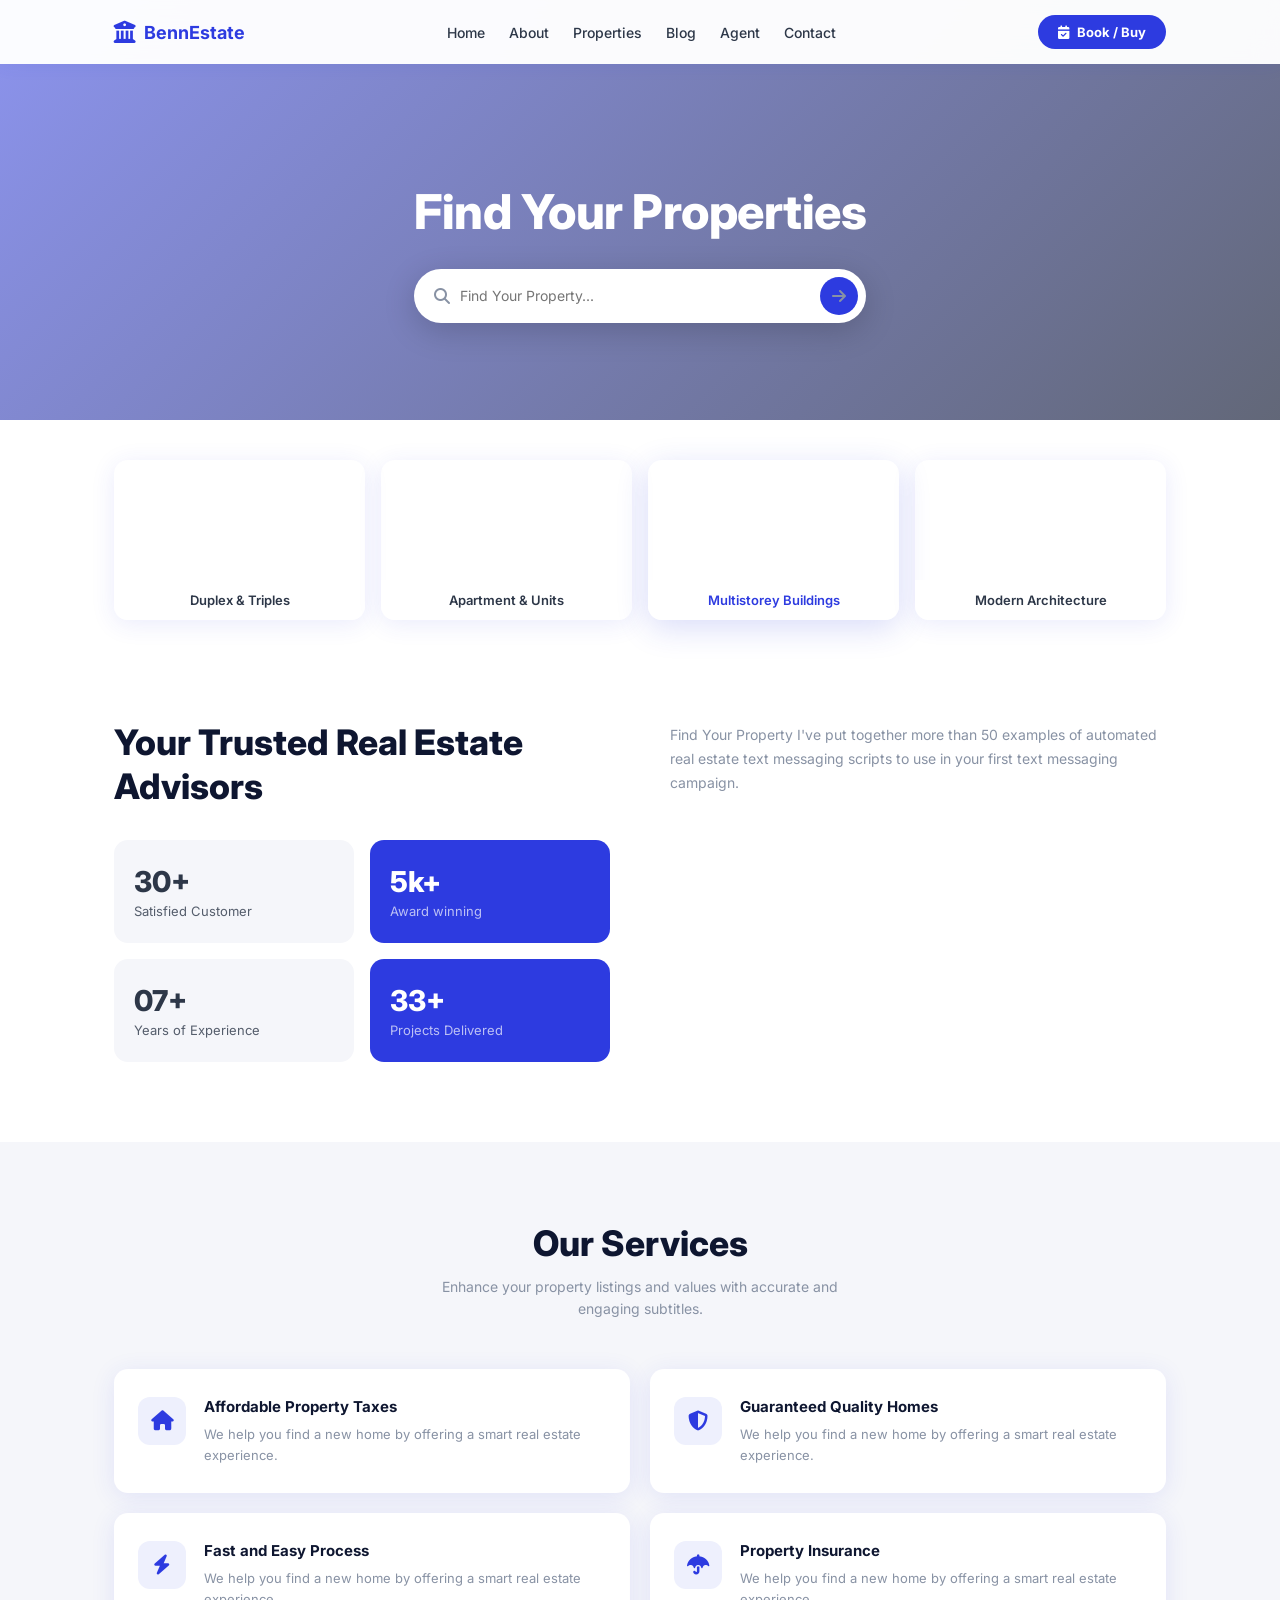
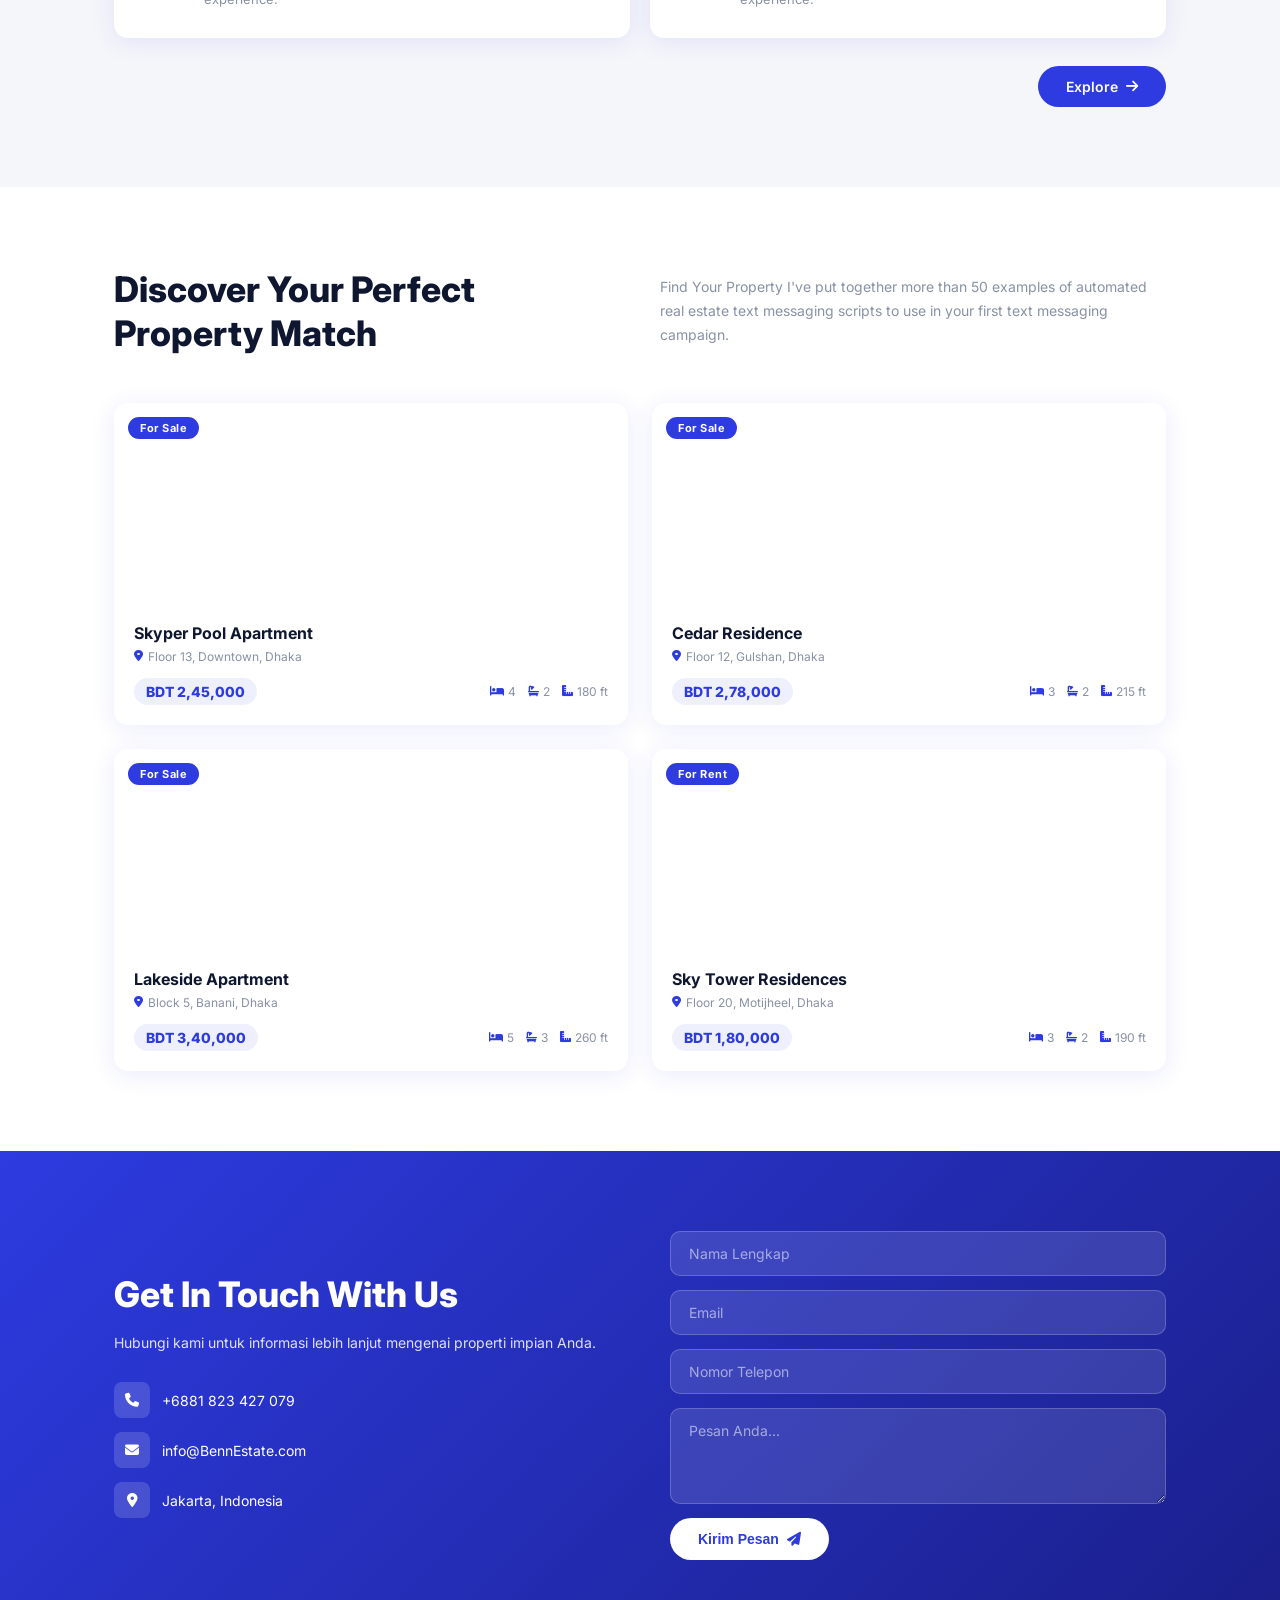
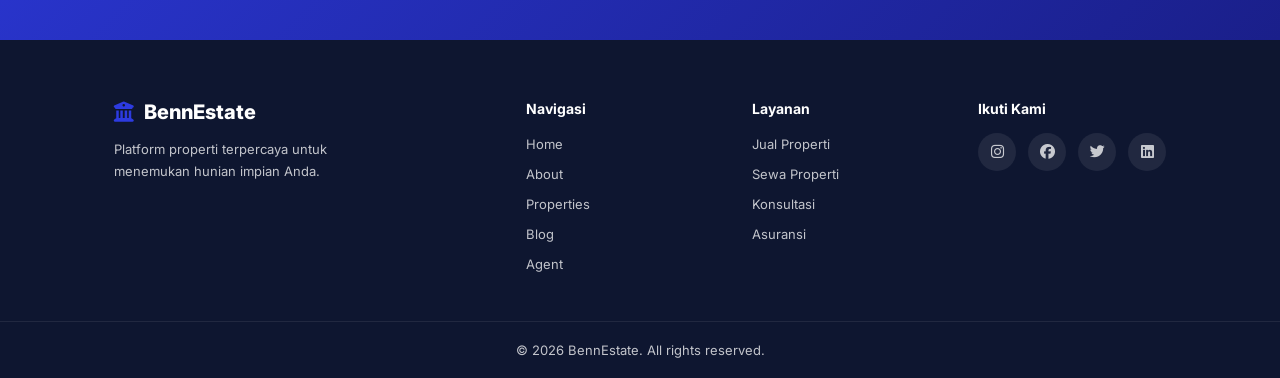
<file: index.html>
<!DOCTYPE html>
<html lang="id">
<head>
  <meta charset="UTF-8" />
  <meta name="viewport" content="width=device-width, initial-scale=1.0" />
  <title>BennEstate - Find Your Properties</title>
  <link rel="stylesheet" href="style.css" />
  <link href="https://fonts.googleapis.com/css2?family=Inter:wght@300;400;500;600;700;800&display=swap" rel="stylesheet" />
  <link rel="stylesheet" href="https://cdnjs.cloudflare.com/ajax/libs/font-awesome/6.5.0/css/all.min.css" />
</head>
<body>

  <!-- NAVBAR -->
  <nav class="navbar" id="navbar">
    <div class="nav-container">
      <div class="nav-logo">
        <i class="fa-solid fa-building-columns"></i>
        <span>BennEstate</span>
      </div>
      <ul class="nav-links" id="nav-links">
        <li><a href="index.html" class="active">Home</a></li>
        <li><a href="about.html">About</a></li>
        <li><a href="properties.html">Properties</a></li>
        <li><a href="blog.html">Blog</a></li>
        <li><a href="agent.html">Agent</a></li>
        <li><a href="index.html#contact">Contact</a></li>
        <li><a href="booking.html" class="nav-mobile-book">Book / Buy</a></li>
      </ul>
      <div class="nav-right">
        <a href="booking.html" class="nav-cta-btn">
          <i class="fa-solid fa-calendar-check"></i>
          <span>Book / Buy</span>
        </a>
        <button class="hamburger" id="hamburger" aria-label="Menu">
          <span></span>
          <span></span>
          <span></span>
        </button>
      </div>
    </div>
  </nav>

  <!-- HERO SECTION -->
  <section class="hero" id="home">
    <div class="hero-overlay"></div>
    <div class="hero-content">
      <h1>Find Your Properties</h1>
      <div class="search-bar">
        <i class="fa-solid fa-magnifying-glass"></i>
        <input type="text" placeholder="Find Your Property..." />
        <button class="search-btn"><i class="fa-solid fa-arrow-right"></i></button>
      </div>
    </div>
  </section>

  <!-- CATEGORY CARDS -->
  <section class="categories">
    <div class="container">
      <div class="category-grid">
        <div class="category-card">
          <div class="cat-img cat-img-1"></div>
          <p>Duplex &amp; Triples</p>
        </div>
        <div class="category-card">
          <div class="cat-img cat-img-2"></div>
          <p>Apartment &amp; Units</p>
        </div>
        <div class="category-card active">
          <div class="cat-img cat-img-3"></div>
          <p>Multistorey Buildings</p>
        </div>
        <div class="category-card">
          <div class="cat-img cat-img-4"></div>
          <p>Modern Architecture</p>
        </div>
      </div>
    </div>
  </section>

  <!-- ABOUT / TRUSTED ADVISORS -->
  <section class="about" id="about">
    <div class="container about-grid">
      <div class="about-left">
        <h2>Your Trusted Real Estate Advisors</h2>
        <div class="stats-grid">
          <div class="stat-card">
            <h3>30+</h3>
            <p>Satisfied Customer</p>
          </div>
          <div class="stat-card highlight">
            <h3>5k+</h3>
            <p>Award winning</p>
          </div>
          <div class="stat-card">
            <h3>07+</h3>
            <p>Years of Experience</p>
          </div>
          <div class="stat-card highlight">
            <h3>33+</h3>
            <p>Projects Delivered</p>
          </div>
        </div>
      </div>
      <div class="about-right">
        <p class="about-desc">Find Your Property I've put together more than 50 examples of automated real estate text messaging scripts to use in your first text messaging campaign.</p>
        <div class="about-images">
          <div class="about-img about-img-1"></div>
          <div class="about-img about-img-2"></div>
          <div class="about-img about-img-3"></div>
        </div>
      </div>
    </div>
  </section>

  <!-- SERVICES -->
  <section class="services" id="services">
    <div class="container">
      <div class="section-header">
        <h2>Our Services</h2>
        <p>Enhance your property listings and values with accurate and engaging subtitles.</p>
      </div>
      <div class="services-grid">
        <div class="service-card">
          <div class="service-icon"><i class="fa-solid fa-house"></i></div>
          <div class="service-text">
            <h4>Affordable Property Taxes</h4>
            <p>We help you find a new home by offering a smart real estate experience.</p>
          </div>
        </div>
        <div class="service-card">
          <div class="service-icon"><i class="fa-solid fa-shield-halved"></i></div>
          <div class="service-text">
            <h4>Guaranteed Quality Homes</h4>
            <p>We help you find a new home by offering a smart real estate experience.</p>
          </div>
        </div>
        <div class="service-card">
          <div class="service-icon"><i class="fa-solid fa-bolt"></i></div>
          <div class="service-text">
            <h4>Fast and Easy Process</h4>
            <p>We help you find a new home by offering a smart real estate experience.</p>
          </div>
        </div>
        <div class="service-card">
          <div class="service-icon"><i class="fa-solid fa-umbrella"></i></div>
          <div class="service-text">
            <h4>Property Insurance</h4>
            <p>We help you find a new home by offering a smart real estate experience.</p>
          </div>
        </div>
      </div>
      <div class="explore-btn-wrap">
        <a href="#properties" class="btn-explore">Explore <i class="fa-solid fa-arrow-right"></i></a>
      </div>
    </div>
  </section>

  <!-- PROPERTIES -->
  <section class="properties" id="properties">
    <div class="container">
      <div class="properties-header">
        <div>
          <h2>Discover Your Perfect<br/>Property Match</h2>
        </div>
        <p>Find Your Property I've put together more than 50 examples of automated real estate text messaging scripts to use in your first text messaging campaign.</p>
      </div>
      <div class="properties-grid">

        <div class="property-card">
          <div class="prop-img prop-img-1">
            <span class="prop-badge">For Sale</span>
          </div>
          <div class="prop-info">
            <h4>Skyper Pool Apartment</h4>
            <p class="prop-location"><i class="fa-solid fa-location-dot"></i> Floor 13, Downtown, Dhaka</p>
            <div class="prop-meta">
              <span class="prop-price">BDT 2,45,000</span>
              <div class="prop-features">
                <span><i class="fa-solid fa-bed"></i> 4</span>
                <span><i class="fa-solid fa-bath"></i> 2</span>
                <span><i class="fa-solid fa-ruler-combined"></i> 180 ft</span>
              </div>
            </div>
          </div>
        </div>

        <div class="property-card">
          <div class="prop-img prop-img-2">
            <span class="prop-badge">For Sale</span>
          </div>
          <div class="prop-info">
            <h4>Cedar Residence</h4>
            <p class="prop-location"><i class="fa-solid fa-location-dot"></i> Floor 12, Gulshan, Dhaka</p>
            <div class="prop-meta">
              <span class="prop-price">BDT 2,78,000</span>
              <div class="prop-features">
                <span><i class="fa-solid fa-bed"></i> 3</span>
                <span><i class="fa-solid fa-bath"></i> 2</span>
                <span><i class="fa-solid fa-ruler-combined"></i> 215 ft</span>
              </div>
            </div>
          </div>
        </div>

        <div class="property-card">
          <div class="prop-img prop-img-3">
            <span class="prop-badge">For Sale</span>
          </div>
          <div class="prop-info">
            <h4>Lakeside Apartment</h4>
            <p class="prop-location"><i class="fa-solid fa-location-dot"></i> Block 5, Banani, Dhaka</p>
            <div class="prop-meta">
              <span class="prop-price">BDT 3,40,000</span>
              <div class="prop-features">
                <span><i class="fa-solid fa-bed"></i> 5</span>
                <span><i class="fa-solid fa-bath"></i> 3</span>
                <span><i class="fa-solid fa-ruler-combined"></i> 260 ft</span>
              </div>
            </div>
          </div>
        </div>

        <div class="property-card">
          <div class="prop-img prop-img-4">
            <span class="prop-badge">For Rent</span>
          </div>
          <div class="prop-info">
            <h4>Sky Tower Residences</h4>
            <p class="prop-location"><i class="fa-solid fa-location-dot"></i> Floor 20, Motijheel, Dhaka</p>
            <div class="prop-meta">
              <span class="prop-price">BDT 1,80,000</span>
              <div class="prop-features">
                <span><i class="fa-solid fa-bed"></i> 3</span>
                <span><i class="fa-solid fa-bath"></i> 2</span>
                <span><i class="fa-solid fa-ruler-combined"></i> 190 ft</span>
              </div>
            </div>
          </div>
        </div>

      </div>
    </div>
  </section>

  <!-- CONTACT -->
  <section class="contact" id="contact">
    <div class="container contact-grid">
      <div class="contact-left">
        <h2>Get In Touch With Us</h2>
        <p>Hubungi kami untuk informasi lebih lanjut mengenai properti impian Anda.</p>
        <div class="contact-info">
          <div><i class="fa-solid fa-phone"></i> +6881 823 427 079</div>
          <div><i class="fa-solid fa-envelope"></i> info@BennEstate.com</div>
          <div><i class="fa-solid fa-location-dot"></i> Jakarta, Indonesia</div>
        </div>
      </div>
      <form class="contact-form">
        <input type="text" placeholder="Nama Lengkap" required />
        <input type="email" placeholder="Email" required />
        <input type="tel" placeholder="Nomor Telepon" />
        <textarea placeholder="Pesan Anda..." rows="4"></textarea>
        <button type="submit" class="btn-submit">Kirim Pesan <i class="fa-solid fa-paper-plane"></i></button>
      </form>
    </div>
  </section>

  <!-- FOOTER -->
  <footer class="footer">
    <div class="container footer-grid">
      <div class="footer-brand">
        <div class="footer-logo">
          <i class="fa-solid fa-building-columns"></i>
          <span>BennEstate</span>
        </div>
        <p>Platform properti terpercaya untuk menemukan hunian impian Anda.</p>
      </div>
      <div class="footer-links">
        <h5>Navigasi</h5>
        <ul>
          <li><a href="index.html">Home</a></li>
          <li><a href="about.html">About</a></li>
          <li><a href="properties.html">Properties</a></li>
          <li><a href="blog.html">Blog</a></li>
          <li><a href="agent.html">Agent</a></li>
        </ul>
      </div>
      <div class="footer-links">
        <h5>Layanan</h5>
        <ul>
          <li><a href="#">Jual Properti</a></li>
          <li><a href="#">Sewa Properti</a></li>
          <li><a href="#">Konsultasi</a></li>
          <li><a href="#">Asuransi</a></li>
        </ul>
      </div>
      <div class="footer-social">
        <h5>Ikuti Kami</h5>
        <div class="socials">
          <a href="#"><i class="fa-brands fa-instagram"></i></a>
          <a href="#"><i class="fa-brands fa-facebook"></i></a>
          <a href="#"><i class="fa-brands fa-twitter"></i></a>
          <a href="#"><i class="fa-brands fa-linkedin"></i></a>
        </div>
      </div>
    </div>
    <div class="footer-bottom">
      <p>&copy; 2026 BennEstate. All rights reserved.</p>
    </div>
  </footer>

  <script src="script.js"></script>
</body>
</html>
</file>
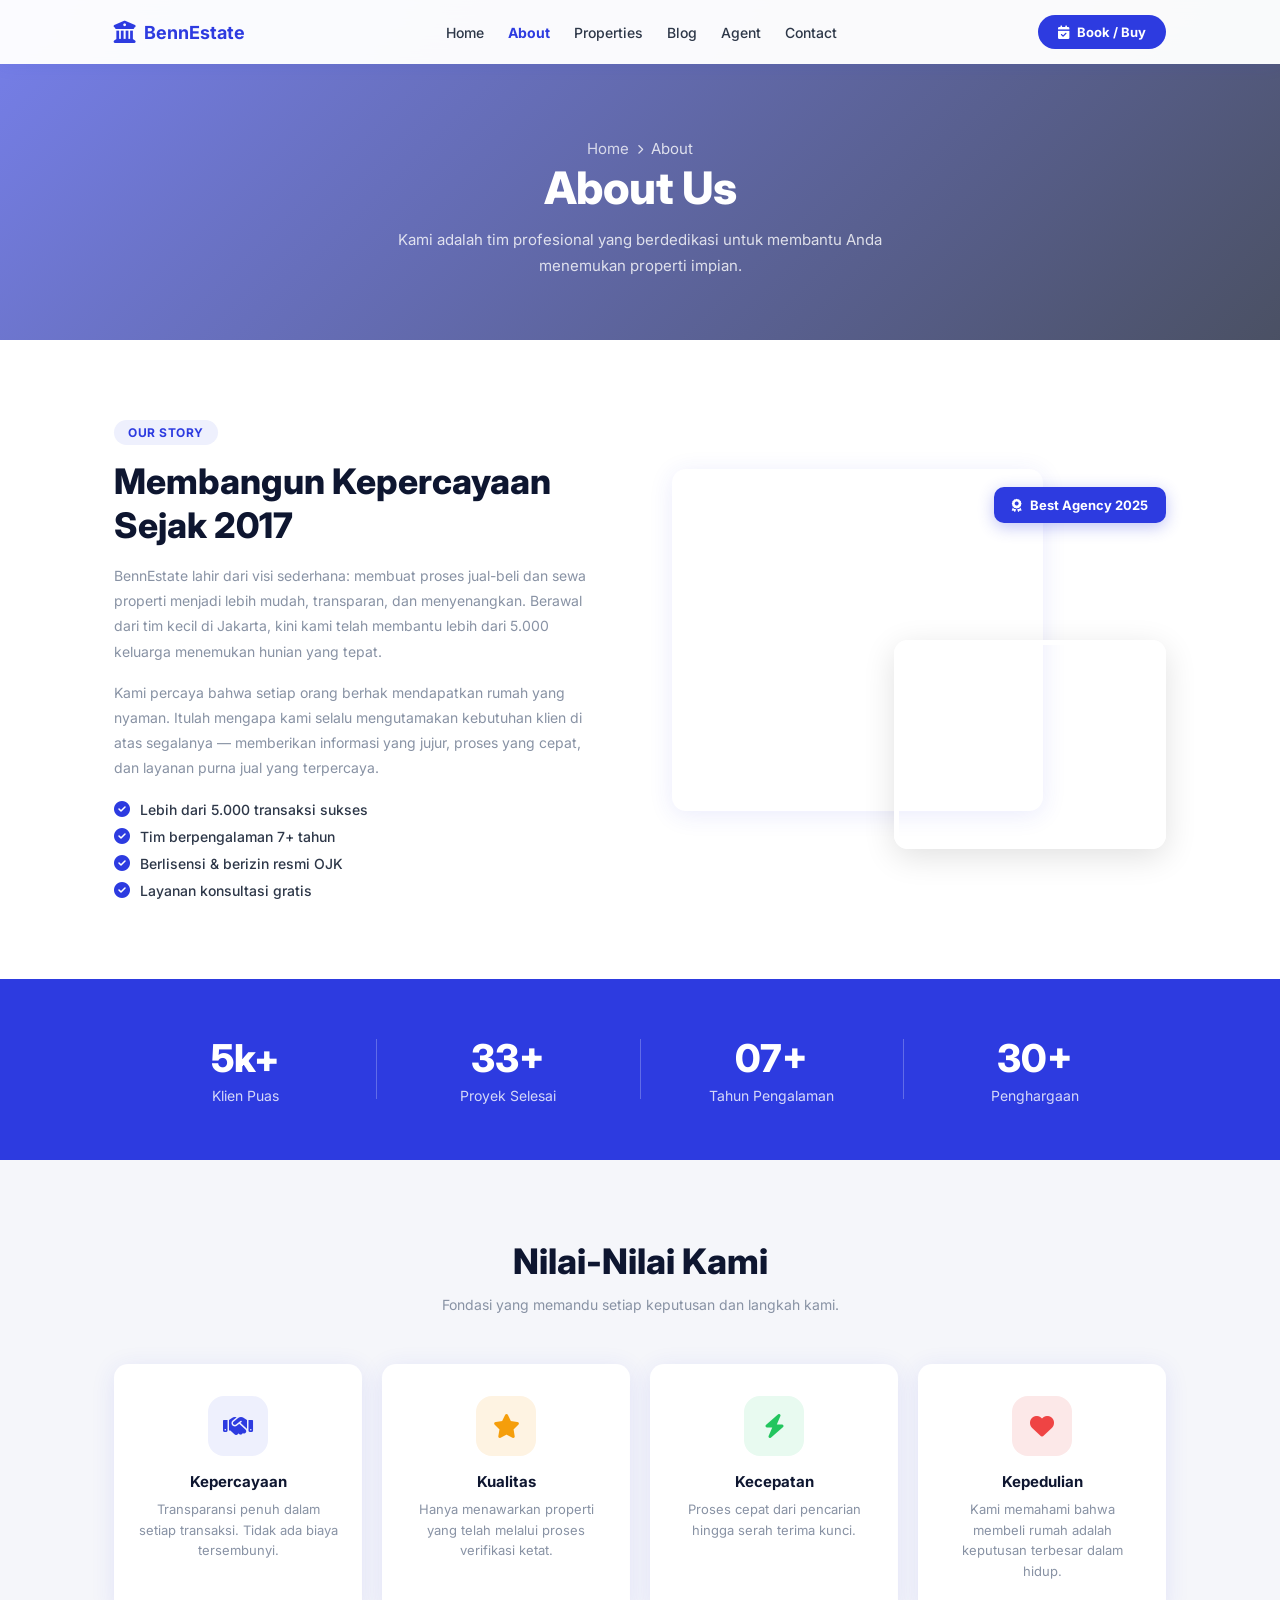
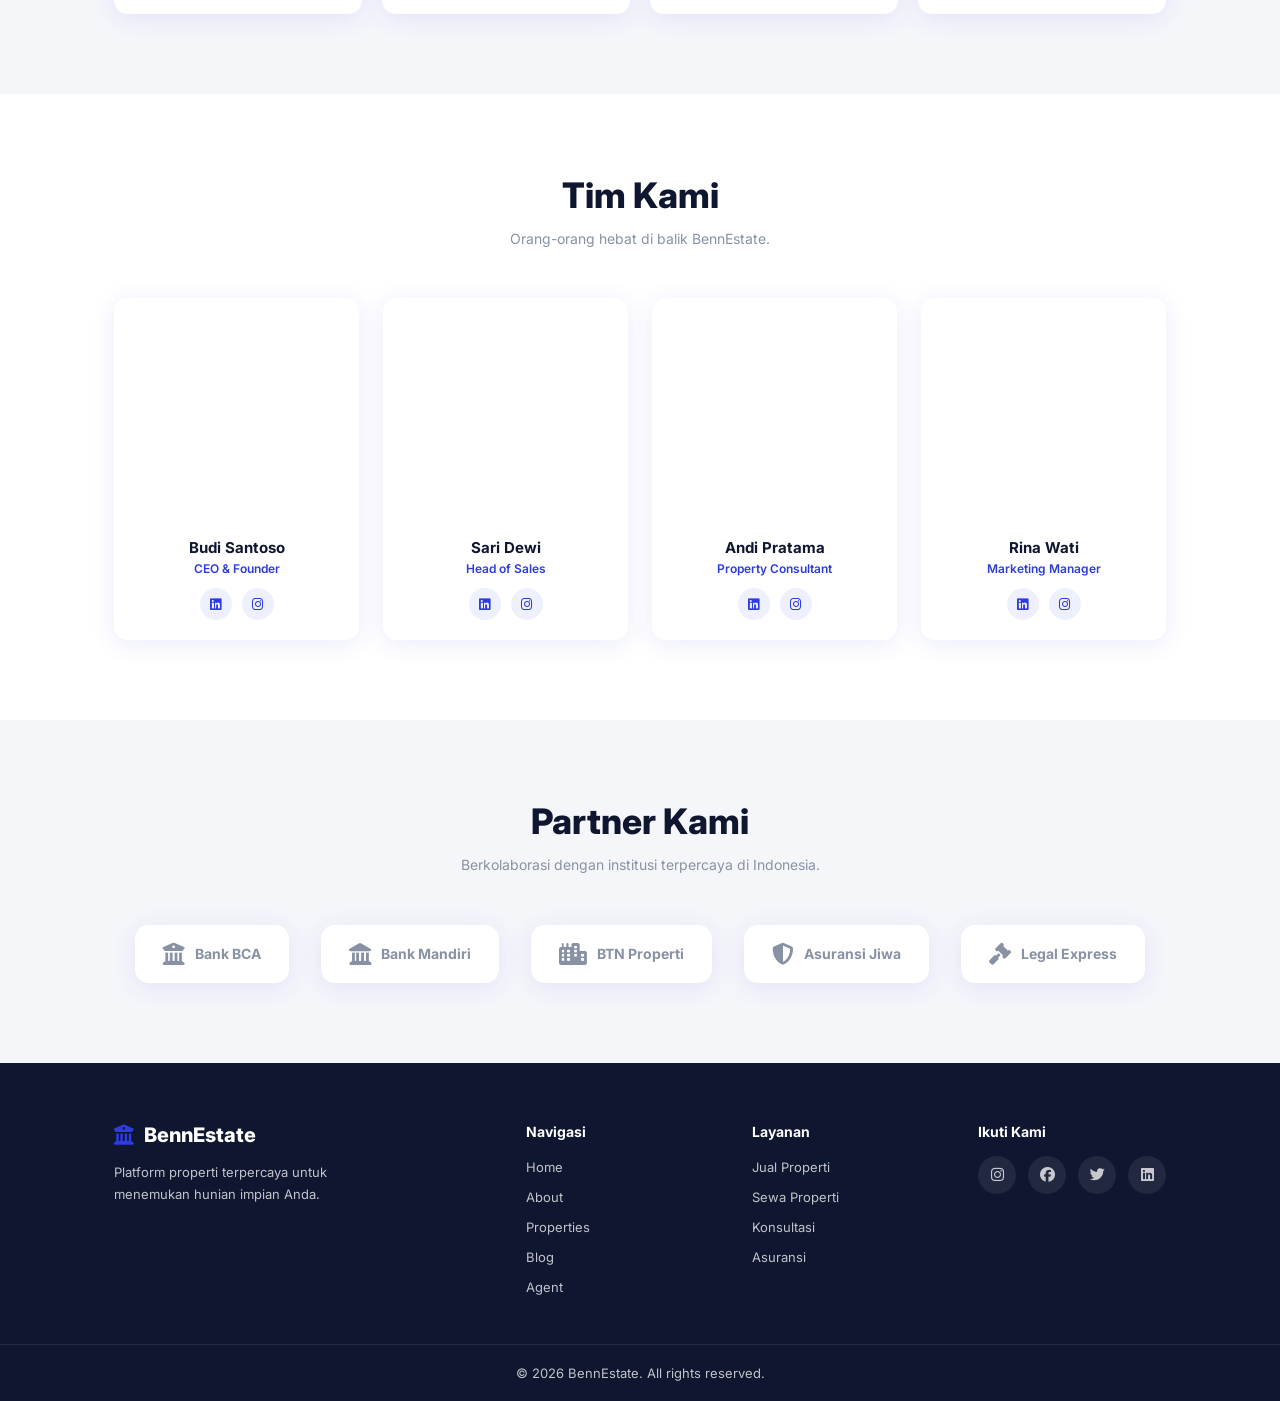
<file: about.html>
<!DOCTYPE html>
<html lang="id">
<head>
  <meta charset="UTF-8" />
  <meta name="viewport" content="width=device-width, initial-scale=1.0" />
  <title>About Us - BennEstate</title>
  <link rel="stylesheet" href="style.css" />
  <link rel="stylesheet" href="pages.css" />
  <link href="https://fonts.googleapis.com/css2?family=Inter:wght@300;400;500;600;700;800&display=swap" rel="stylesheet" />
  <link rel="stylesheet" href="https://cdnjs.cloudflare.com/ajax/libs/font-awesome/6.5.0/css/all.min.css" />
</head>
<body>

  <!-- NAVBAR -->
  <nav class="navbar" id="navbar">
    <div class="nav-container">
      <div class="nav-logo">
        <i class="fa-solid fa-building-columns"></i>
        <span>BennEstate</span>
      </div>
      <ul class="nav-links" id="nav-links">
        <li><a href="index.html">Home</a></li>
        <li><a href="about.html" class="active">About</a></li>
        <li><a href="properties.html">Properties</a></li>
        <li><a href="blog.html">Blog</a></li>
        <li><a href="agent.html">Agent</a></li>
        <li><a href="index.html#contact">Contact</a></li>
        <li><a href="booking.html" class="nav-mobile-book">Book / Buy</a></li>
      </ul>
      <div class="nav-right">
        <a href="booking.html" class="nav-cta-btn">
          <i class="fa-solid fa-calendar-check"></i>
          <span>Book / Buy</span>
        </a>
        <button class="hamburger" id="hamburger" aria-label="Menu">
          <span></span>
          <span></span>
          <span></span>
        </button>
      </div>
    </div>
  </nav>

  <!-- PAGE HERO -->
  <section class="page-hero">
    <div class="page-hero-overlay"></div>
    <div class="page-hero-content">
      <p class="page-breadcrumb"><a href="index.html">Home</a> <i class="fa-solid fa-chevron-right"></i> About</p>
      <h1>About Us</h1>
      <p>Kami adalah tim profesional yang berdedikasi untuk membantu Anda menemukan properti impian.</p>
    </div>
  </section>

  <!-- OUR STORY -->
  <section class="page-section">
    <div class="container two-col">
      <div class="col-text reveal">
        <span class="tag-label">Our Story</span>
        <h2>Membangun Kepercayaan Sejak 2017</h2>
        <p>BennEstate lahir dari visi sederhana: membuat proses jual-beli dan sewa properti menjadi lebih mudah, transparan, dan menyenangkan. Berawal dari tim kecil di Jakarta, kini kami telah membantu lebih dari 5.000 keluarga menemukan hunian yang tepat.</p>
        <p>Kami percaya bahwa setiap orang berhak mendapatkan rumah yang nyaman. Itulah mengapa kami selalu mengutamakan kebutuhan klien di atas segalanya — memberikan informasi yang jujur, proses yang cepat, dan layanan purna jual yang terpercaya.</p>
        <div class="check-list">
          <div><i class="fa-solid fa-circle-check"></i> Lebih dari 5.000 transaksi sukses</div>
          <div><i class="fa-solid fa-circle-check"></i> Tim berpengalaman 7+ tahun</div>
          <div><i class="fa-solid fa-circle-check"></i> Berlisensi & berizin resmi OJK</div>
          <div><i class="fa-solid fa-circle-check"></i> Layanan konsultasi gratis</div>
        </div>
      </div>
      <div class="col-visual reveal">
        <div class="stacked-imgs">
          <div class="stacked-img stacked-main" style="background-image:url('https://images.unsplash.com/photo-1560518883-ce09059eeffa?w=600&q=80')"></div>
          <div class="stacked-img stacked-sub" style="background-image:url('https://images.unsplash.com/photo-1600585154526-990dced4db0d?w=400&q=80')"></div>
          <div class="stacked-badge-float">
            <i class="fa-solid fa-award"></i>
            <span>Best Agency 2025</span>
          </div>
        </div>
      </div>
    </div>
  </section>

  <!-- STATS BANNER -->
  <section class="stats-banner">
    <div class="container">
      <div class="stats-row">
        <div class="stats-item reveal">
          <h3>5k+</h3>
          <p>Klien Puas</p>
        </div>
        <div class="stats-divider"></div>
        <div class="stats-item reveal">
          <h3>33+</h3>
          <p>Proyek Selesai</p>
        </div>
        <div class="stats-divider"></div>
        <div class="stats-item reveal">
          <h3>07+</h3>
          <p>Tahun Pengalaman</p>
        </div>
        <div class="stats-divider"></div>
        <div class="stats-item reveal">
          <h3>30+</h3>
          <p>Penghargaan</p>
        </div>
      </div>
    </div>
  </section>

  <!-- OUR VALUES -->
  <section class="page-section bg-light">
    <div class="container">
      <div class="section-header reveal">
        <h2>Nilai-Nilai Kami</h2>
        <p>Fondasi yang memandu setiap keputusan dan langkah kami.</p>
      </div>
      <div class="values-grid">
        <div class="value-card reveal">
          <div class="value-icon" style="background:#eef0fd"><i class="fa-solid fa-handshake" style="color:#2D3BE0"></i></div>
          <h4>Kepercayaan</h4>
          <p>Transparansi penuh dalam setiap transaksi. Tidak ada biaya tersembunyi.</p>
        </div>
        <div class="value-card reveal">
          <div class="value-icon" style="background:#fef3e2"><i class="fa-solid fa-star" style="color:#f59e0b"></i></div>
          <h4>Kualitas</h4>
          <p>Hanya menawarkan properti yang telah melalui proses verifikasi ketat.</p>
        </div>
        <div class="value-card reveal">
          <div class="value-icon" style="background:#e8faf0"><i class="fa-solid fa-bolt" style="color:#22c55e"></i></div>
          <h4>Kecepatan</h4>
          <p>Proses cepat dari pencarian hingga serah terima kunci.</p>
        </div>
        <div class="value-card reveal">
          <div class="value-icon" style="background:#fce8e8"><i class="fa-solid fa-heart" style="color:#ef4444"></i></div>
          <h4>Kepedulian</h4>
          <p>Kami memahami bahwa membeli rumah adalah keputusan terbesar dalam hidup.</p>
        </div>
      </div>
    </div>
  </section>

  <!-- TEAM -->
  <section class="page-section">
    <div class="container">
      <div class="section-header reveal">
        <h2>Tim Kami</h2>
        <p>Orang-orang hebat di balik BennEstate.</p>
      </div>
      <div class="team-grid">
        <div class="team-card reveal">
          <div class="team-photo" style="background-image:url('https://images.unsplash.com/photo-1560250097-0b93528c311a?w=400&q=80')"></div>
          <div class="team-info">
            <h4>Budi Santoso</h4>
            <p>CEO &amp; Founder</p>
            <div class="team-socials">
              <a href="#"><i class="fa-brands fa-linkedin"></i></a>
              <a href="#"><i class="fa-brands fa-instagram"></i></a>
            </div>
          </div>
        </div>
        <div class="team-card reveal">
          <div class="team-photo" style="background-image:url('https://images.unsplash.com/photo-1573497019940-1c28c88b4f3e?w=400&q=80')"></div>
          <div class="team-info">
            <h4>Sari Dewi</h4>
            <p>Head of Sales</p>
            <div class="team-socials">
              <a href="#"><i class="fa-brands fa-linkedin"></i></a>
              <a href="#"><i class="fa-brands fa-instagram"></i></a>
            </div>
          </div>
        </div>
        <div class="team-card reveal">
          <div class="team-photo" style="background-image:url('https://images.unsplash.com/photo-1519085360753-af0119f7cbe7?w=400&q=80')"></div>
          <div class="team-info">
            <h4>Andi Pratama</h4>
            <p>Property Consultant</p>
            <div class="team-socials">
              <a href="#"><i class="fa-brands fa-linkedin"></i></a>
              <a href="#"><i class="fa-brands fa-instagram"></i></a>
            </div>
          </div>
        </div>
        <div class="team-card reveal">
          <div class="team-photo" style="background-image:url('https://images.unsplash.com/photo-1580489944761-15a19d654956?w=400&q=80')"></div>
          <div class="team-info">
            <h4>Rina Wati</h4>
            <p>Marketing Manager</p>
            <div class="team-socials">
              <a href="#"><i class="fa-brands fa-linkedin"></i></a>
              <a href="#"><i class="fa-brands fa-instagram"></i></a>
            </div>
          </div>
        </div>
      </div>
    </div>
  </section>

  <!-- PARTNERS -->
  <section class="page-section bg-light">
    <div class="container">
      <div class="section-header reveal">
        <h2>Partner Kami</h2>
        <p>Berkolaborasi dengan institusi terpercaya di Indonesia.</p>
      </div>
      <div class="partners-row reveal">
        <div class="partner-logo"><i class="fa-solid fa-building-columns"></i><span>Bank BCA</span></div>
        <div class="partner-logo"><i class="fa-solid fa-landmark"></i><span>Bank Mandiri</span></div>
        <div class="partner-logo"><i class="fa-solid fa-city"></i><span>BTN Properti</span></div>
        <div class="partner-logo"><i class="fa-solid fa-shield-halved"></i><span>Asuransi Jiwa</span></div>
        <div class="partner-logo"><i class="fa-solid fa-gavel"></i><span>Legal Express</span></div>
      </div>
    </div>
  </section>

  <!-- FOOTER -->
  <footer class="footer">
    <div class="container footer-grid">
      <div class="footer-brand">
        <div class="footer-logo"><i class="fa-solid fa-building-columns"></i><span>BennEstate</span></div>
        <p>Platform properti terpercaya untuk menemukan hunian impian Anda.</p>
      </div>
      <div class="footer-links">
        <h5>Navigasi</h5>
        <ul>
          <li><a href="index.html">Home</a></li>
          <li><a href="about.html">About</a></li>
          <li><a href="properties.html">Properties</a></li>
          <li><a href="blog.html">Blog</a></li>
          <li><a href="agent.html">Agent</a></li>
        </ul>
      </div>
      <div class="footer-links">
        <h5>Layanan</h5>
        <ul>
          <li><a href="#">Jual Properti</a></li>
          <li><a href="#">Sewa Properti</a></li>
          <li><a href="#">Konsultasi</a></li>
          <li><a href="#">Asuransi</a></li>
        </ul>
      </div>
      <div class="footer-social">
        <h5>Ikuti Kami</h5>
        <div class="socials">
          <a href="#"><i class="fa-brands fa-instagram"></i></a>
          <a href="#"><i class="fa-brands fa-facebook"></i></a>
          <a href="#"><i class="fa-brands fa-twitter"></i></a>
          <a href="#"><i class="fa-brands fa-linkedin"></i></a>
        </div>
      </div>
    </div>
    <div class="footer-bottom">
      <p>&copy; 2026 BennEstate. All rights reserved.</p>
    </div>
  </footer>

  <script src="pages.js"></script>
</body>
</html>
</file>
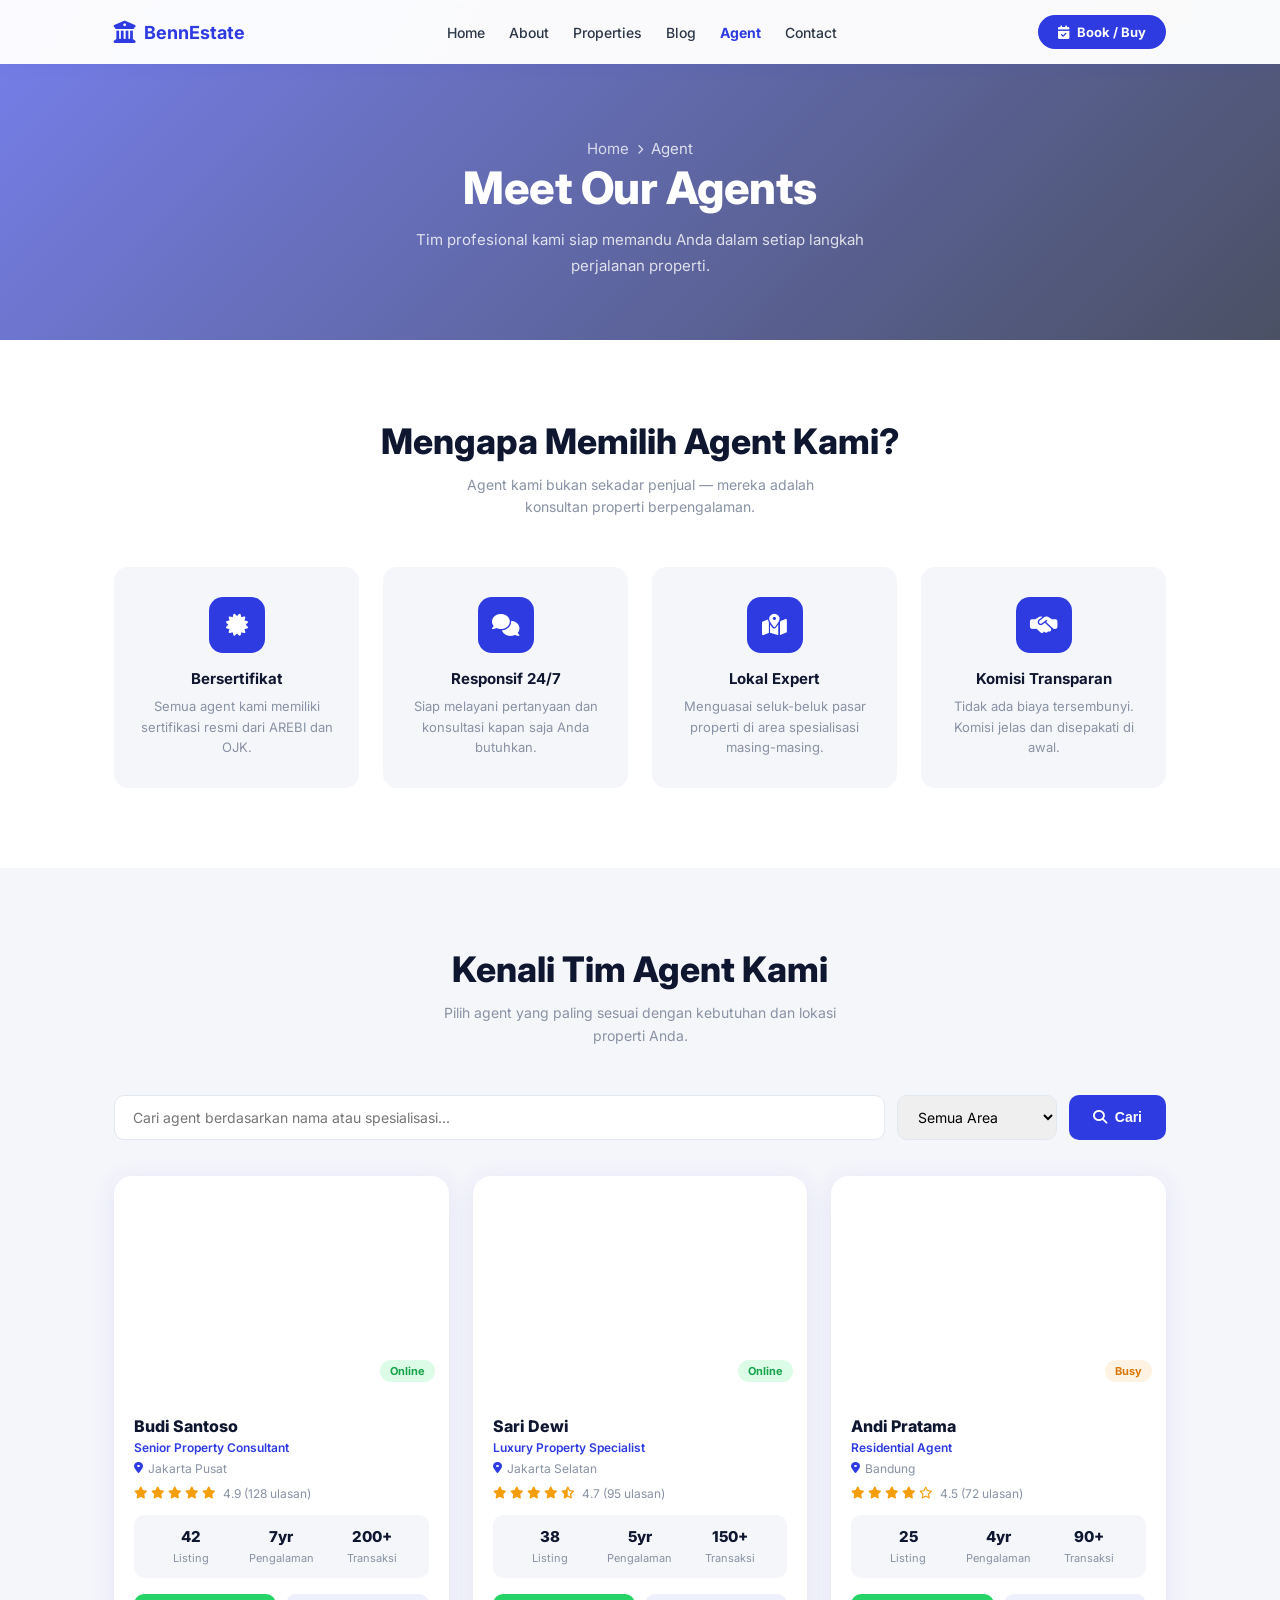
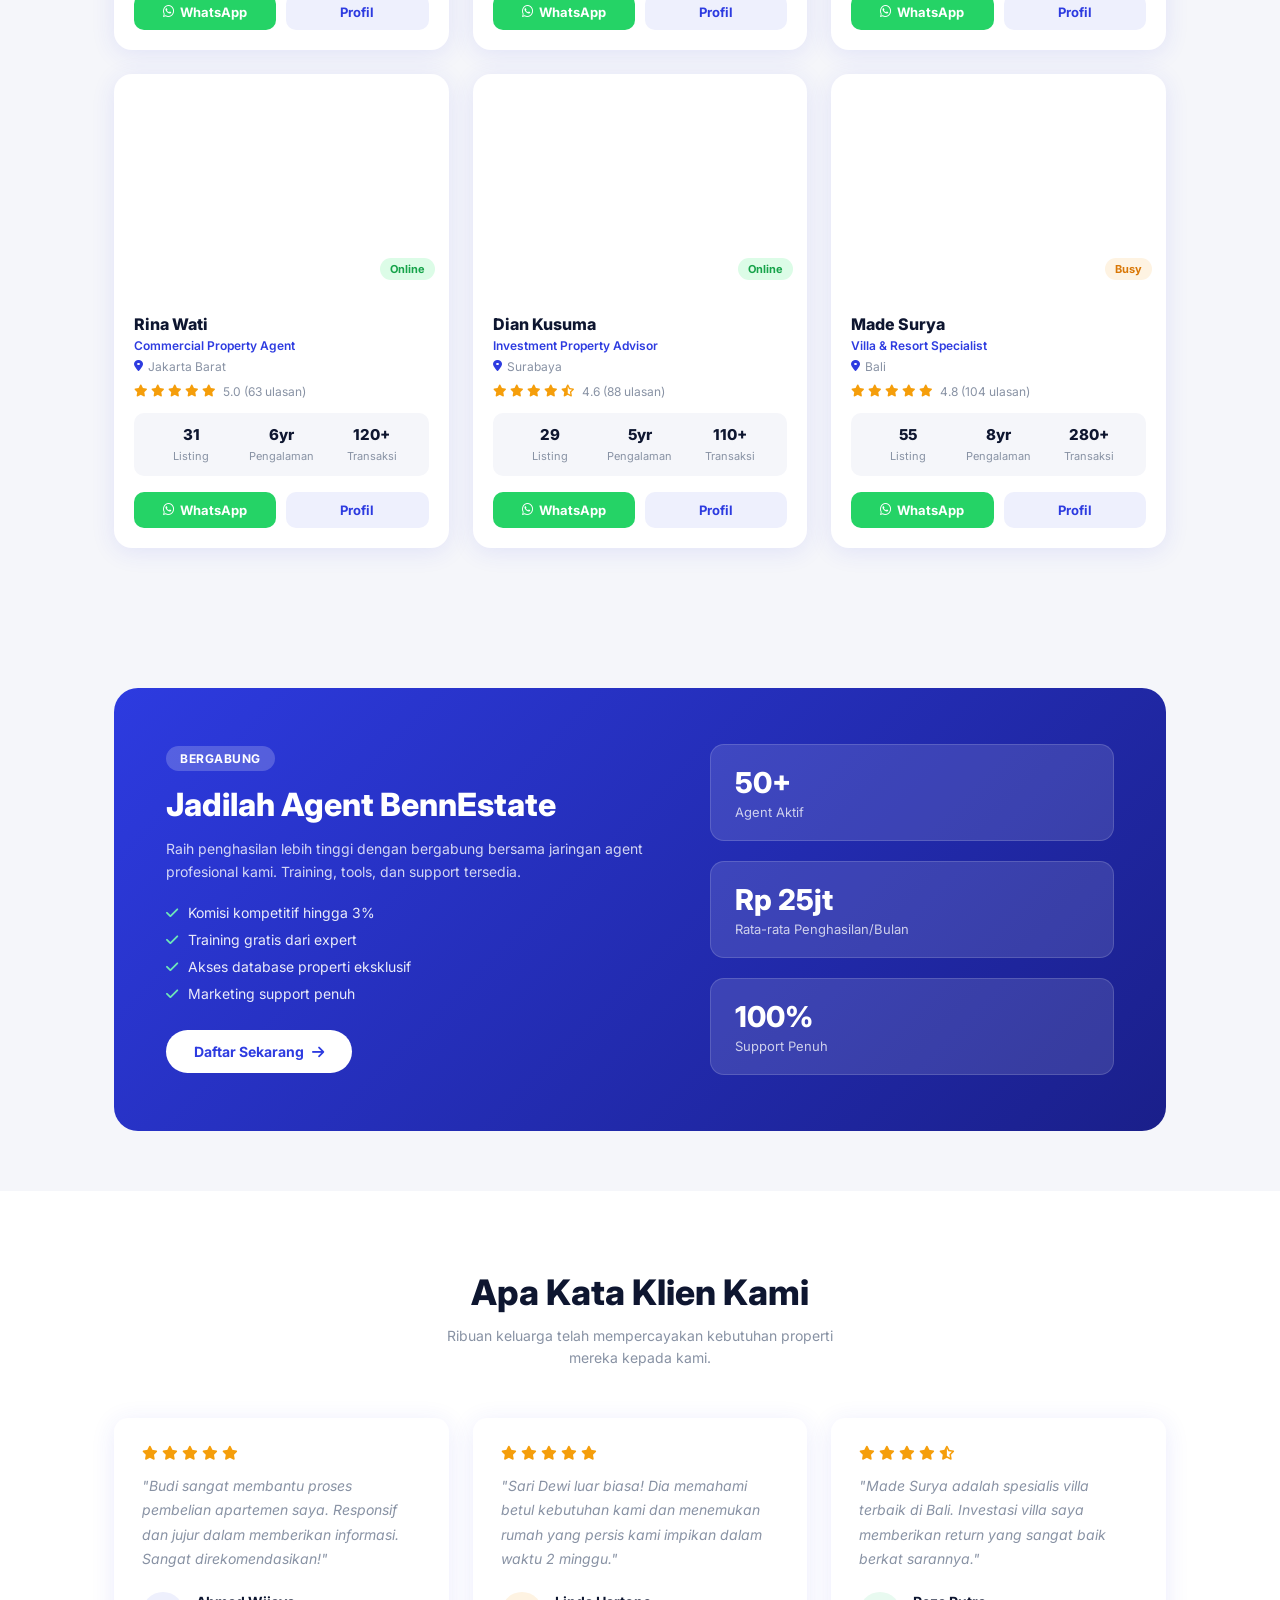
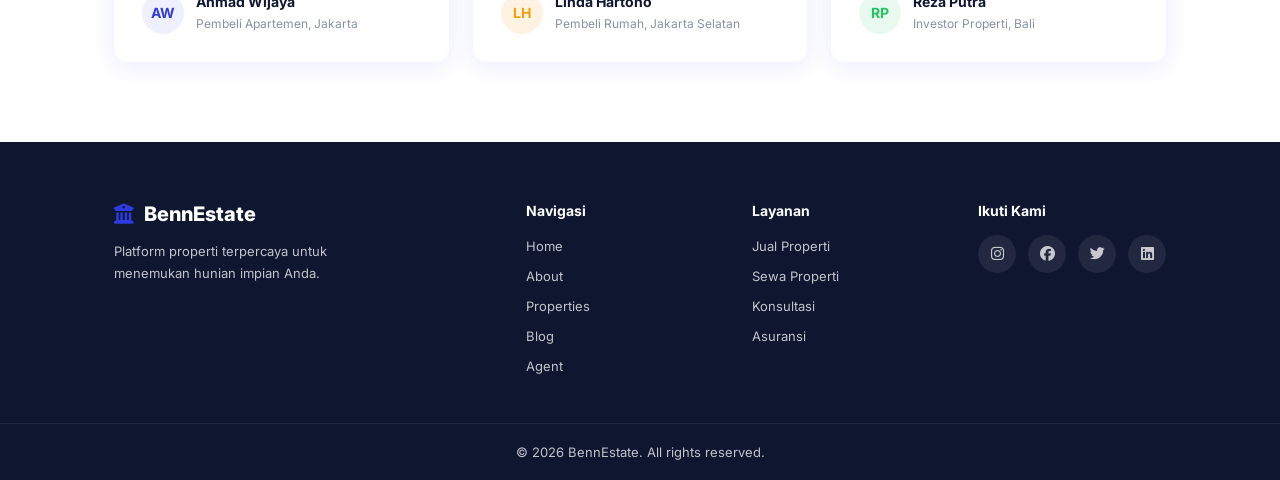
<file: agent.html>
<!DOCTYPE html>
<html lang="id">
<head>
  <meta charset="UTF-8" />
  <meta name="viewport" content="width=device-width, initial-scale=1.0" />
  <title>Our Agents - BennEstate</title>
  <link rel="stylesheet" href="style.css" />
  <link rel="stylesheet" href="pages.css" />
  <link href="https://fonts.googleapis.com/css2?family=Inter:wght@300;400;500;600;700;800&display=swap" rel="stylesheet" />
  <link rel="stylesheet" href="https://cdnjs.cloudflare.com/ajax/libs/font-awesome/6.5.0/css/all.min.css" />
</head>
<body>

  <!-- NAVBAR -->
  <nav class="navbar" id="navbar">
    <div class="nav-container">
      <div class="nav-logo">
        <i class="fa-solid fa-building-columns"></i>
        <span>BennEstate</span>
      </div>
      <ul class="nav-links" id="nav-links">
        <li><a href="index.html">Home</a></li>
        <li><a href="about.html">About</a></li>
        <li><a href="properties.html">Properties</a></li>
        <li><a href="blog.html">Blog</a></li>
        <li><a href="agent.html" class="active">Agent</a></li>
        <li><a href="index.html#contact">Contact</a></li>
        <li><a href="booking.html" class="nav-mobile-book">Book / Buy</a></li>
      </ul>
      <div class="nav-right">
        <a href="booking.html" class="nav-cta-btn">
          <i class="fa-solid fa-calendar-check"></i>
          <span>Book / Buy</span>
        </a>
        <button class="hamburger" id="hamburger" aria-label="Menu">
          <span></span>
          <span></span>
          <span></span>
        </button>
      </div>
    </div>
  </nav>

  <!-- PAGE HERO -->
  <section class="page-hero" style="background-image:url('https://images.unsplash.com/photo-1600880292203-757bb62b4baf?w=1200&q=80')">
    <div class="page-hero-overlay"></div>
    <div class="page-hero-content">
      <p class="page-breadcrumb"><a href="index.html">Home</a> <i class="fa-solid fa-chevron-right"></i> Agent</p>
      <h1>Meet Our Agents</h1>
      <p>Tim profesional kami siap memandu Anda dalam setiap langkah perjalanan properti.</p>
    </div>
  </section>

  <!-- WHY CHOOSE OUR AGENTS -->
  <section class="page-section">
    <div class="container">
      <div class="section-header reveal">
        <h2>Mengapa Memilih Agent Kami?</h2>
        <p>Agent kami bukan sekadar penjual — mereka adalah konsultan properti berpengalaman.</p>
      </div>
      <div class="agent-perks">
        <div class="agent-perk reveal">
          <div class="perk-icon"><i class="fa-solid fa-certificate"></i></div>
          <h4>Bersertifikat</h4>
          <p>Semua agent kami memiliki sertifikasi resmi dari AREBI dan OJK.</p>
        </div>
        <div class="agent-perk reveal">
          <div class="perk-icon"><i class="fa-solid fa-comments"></i></div>
          <h4>Responsif 24/7</h4>
          <p>Siap melayani pertanyaan dan konsultasi kapan saja Anda butuhkan.</p>
        </div>
        <div class="agent-perk reveal">
          <div class="perk-icon"><i class="fa-solid fa-map-location-dot"></i></div>
          <h4>Lokal Expert</h4>
          <p>Menguasai seluk-beluk pasar properti di area spesialisasi masing-masing.</p>
        </div>
        <div class="agent-perk reveal">
          <div class="perk-icon"><i class="fa-solid fa-handshake-simple"></i></div>
          <h4>Komisi Transparan</h4>
          <p>Tidak ada biaya tersembunyi. Komisi jelas dan disepakati di awal.</p>
        </div>
      </div>
    </div>
  </section>

  <!-- AGENT LISTING -->
  <section class="page-section bg-light">
    <div class="container">
      <div class="section-header reveal">
        <h2>Kenali Tim Agent Kami</h2>
        <p>Pilih agent yang paling sesuai dengan kebutuhan dan lokasi properti Anda.</p>
      </div>

      <!-- SEARCH AGENT -->
      <div class="agent-search-bar reveal">
        <input type="text" id="agent-search" placeholder="Cari agent berdasarkan nama atau spesialisasi..." />
        <select id="agent-area">
          <option value="all">Semua Area</option>
          <option value="jakarta">Jakarta</option>
          <option value="bandung">Bandung</option>
          <option value="surabaya">Surabaya</option>
          <option value="bali">Bali</option>
        </select>
        <button id="btn-search-agent"><i class="fa-solid fa-magnifying-glass"></i> Cari</button>
      </div>

      <div class="agent-grid" id="agent-grid">

        <div class="agent-card reveal" data-area="jakarta" data-name="budi santoso">
          <div class="agent-photo-wrap">
            <div class="agent-photo" style="background-image:url('https://images.unsplash.com/photo-1560250097-0b93528c311a?w=400&q=80')"></div>
            <span class="agent-status online">Online</span>
          </div>
          <div class="agent-info">
            <h4>Budi Santoso</h4>
            <p class="agent-role">Senior Property Consultant</p>
            <p class="agent-area-tag"><i class="fa-solid fa-location-dot"></i> Jakarta Pusat</p>
            <div class="agent-rating">
              <i class="fa-solid fa-star"></i>
              <i class="fa-solid fa-star"></i>
              <i class="fa-solid fa-star"></i>
              <i class="fa-solid fa-star"></i>
              <i class="fa-solid fa-star"></i>
              <span>4.9 (128 ulasan)</span>
            </div>
            <div class="agent-stats-row">
              <div><strong>42</strong><span>Listing</span></div>
              <div><strong>7yr</strong><span>Pengalaman</span></div>
              <div><strong>200+</strong><span>Transaksi</span></div>
            </div>
            <div class="agent-actions">
              <a href="#" class="btn-agent-contact"><i class="fa-brands fa-whatsapp"></i> WhatsApp</a>
              <a href="#" class="btn-agent-profile">Profil</a>
            </div>
          </div>
        </div>

        <div class="agent-card reveal" data-area="jakarta" data-name="sari dewi">
          <div class="agent-photo-wrap">
            <div class="agent-photo" style="background-image:url('https://images.unsplash.com/photo-1573497019940-1c28c88b4f3e?w=400&q=80')"></div>
            <span class="agent-status online">Online</span>
          </div>
          <div class="agent-info">
            <h4>Sari Dewi</h4>
            <p class="agent-role">Luxury Property Specialist</p>
            <p class="agent-area-tag"><i class="fa-solid fa-location-dot"></i> Jakarta Selatan</p>
            <div class="agent-rating">
              <i class="fa-solid fa-star"></i>
              <i class="fa-solid fa-star"></i>
              <i class="fa-solid fa-star"></i>
              <i class="fa-solid fa-star"></i>
              <i class="fa-solid fa-star-half-stroke"></i>
              <span>4.7 (95 ulasan)</span>
            </div>
            <div class="agent-stats-row">
              <div><strong>38</strong><span>Listing</span></div>
              <div><strong>5yr</strong><span>Pengalaman</span></div>
              <div><strong>150+</strong><span>Transaksi</span></div>
            </div>
            <div class="agent-actions">
              <a href="#" class="btn-agent-contact"><i class="fa-brands fa-whatsapp"></i> WhatsApp</a>
              <a href="#" class="btn-agent-profile">Profil</a>
            </div>
          </div>
        </div>

        <div class="agent-card reveal" data-area="bandung" data-name="andi pratama">
          <div class="agent-photo-wrap">
            <div class="agent-photo" style="background-image:url('https://images.unsplash.com/photo-1519085360753-af0119f7cbe7?w=400&q=80')"></div>
            <span class="agent-status busy">Busy</span>
          </div>
          <div class="agent-info">
            <h4>Andi Pratama</h4>
            <p class="agent-role">Residential Agent</p>
            <p class="agent-area-tag"><i class="fa-solid fa-location-dot"></i> Bandung</p>
            <div class="agent-rating">
              <i class="fa-solid fa-star"></i>
              <i class="fa-solid fa-star"></i>
              <i class="fa-solid fa-star"></i>
              <i class="fa-solid fa-star"></i>
              <i class="fa-regular fa-star"></i>
              <span>4.5 (72 ulasan)</span>
            </div>
            <div class="agent-stats-row">
              <div><strong>25</strong><span>Listing</span></div>
              <div><strong>4yr</strong><span>Pengalaman</span></div>
              <div><strong>90+</strong><span>Transaksi</span></div>
            </div>
            <div class="agent-actions">
              <a href="#" class="btn-agent-contact"><i class="fa-brands fa-whatsapp"></i> WhatsApp</a>
              <a href="#" class="btn-agent-profile">Profil</a>
            </div>
          </div>
        </div>

        <div class="agent-card reveal" data-area="jakarta" data-name="rina wati">
          <div class="agent-photo-wrap">
            <div class="agent-photo" style="background-image:url('https://images.unsplash.com/photo-1580489944761-15a19d654956?w=400&q=80')"></div>
            <span class="agent-status online">Online</span>
          </div>
          <div class="agent-info">
            <h4>Rina Wati</h4>
            <p class="agent-role">Commercial Property Agent</p>
            <p class="agent-area-tag"><i class="fa-solid fa-location-dot"></i> Jakarta Barat</p>
            <div class="agent-rating">
              <i class="fa-solid fa-star"></i>
              <i class="fa-solid fa-star"></i>
              <i class="fa-solid fa-star"></i>
              <i class="fa-solid fa-star"></i>
              <i class="fa-solid fa-star"></i>
              <span>5.0 (63 ulasan)</span>
            </div>
            <div class="agent-stats-row">
              <div><strong>31</strong><span>Listing</span></div>
              <div><strong>6yr</strong><span>Pengalaman</span></div>
              <div><strong>120+</strong><span>Transaksi</span></div>
            </div>
            <div class="agent-actions">
              <a href="#" class="btn-agent-contact"><i class="fa-brands fa-whatsapp"></i> WhatsApp</a>
              <a href="#" class="btn-agent-profile">Profil</a>
            </div>
          </div>
        </div>

        <div class="agent-card reveal" data-area="surabaya" data-name="dian kusuma">
          <div class="agent-photo-wrap">
            <div class="agent-photo" style="background-image:url('https://images.unsplash.com/photo-1472099645785-5658abf4ff4e?w=400&q=80')"></div>
            <span class="agent-status online">Online</span>
          </div>
          <div class="agent-info">
            <h4>Dian Kusuma</h4>
            <p class="agent-role">Investment Property Advisor</p>
            <p class="agent-area-tag"><i class="fa-solid fa-location-dot"></i> Surabaya</p>
            <div class="agent-rating">
              <i class="fa-solid fa-star"></i>
              <i class="fa-solid fa-star"></i>
              <i class="fa-solid fa-star"></i>
              <i class="fa-solid fa-star"></i>
              <i class="fa-solid fa-star-half-stroke"></i>
              <span>4.6 (88 ulasan)</span>
            </div>
            <div class="agent-stats-row">
              <div><strong>29</strong><span>Listing</span></div>
              <div><strong>5yr</strong><span>Pengalaman</span></div>
              <div><strong>110+</strong><span>Transaksi</span></div>
            </div>
            <div class="agent-actions">
              <a href="#" class="btn-agent-contact"><i class="fa-brands fa-whatsapp"></i> WhatsApp</a>
              <a href="#" class="btn-agent-profile">Profil</a>
            </div>
          </div>
        </div>

        <div class="agent-card reveal" data-area="bali" data-name="made surya">
          <div class="agent-photo-wrap">
            <div class="agent-photo" style="background-image:url('https://images.unsplash.com/photo-1507003211169-0a1dd7228f2d?w=400&q=80')"></div>
            <span class="agent-status busy">Busy</span>
          </div>
          <div class="agent-info">
            <h4>Made Surya</h4>
            <p class="agent-role">Villa &amp; Resort Specialist</p>
            <p class="agent-area-tag"><i class="fa-solid fa-location-dot"></i> Bali</p>
            <div class="agent-rating">
              <i class="fa-solid fa-star"></i>
              <i class="fa-solid fa-star"></i>
              <i class="fa-solid fa-star"></i>
              <i class="fa-solid fa-star"></i>
              <i class="fa-solid fa-star"></i>
              <span>4.8 (104 ulasan)</span>
            </div>
            <div class="agent-stats-row">
              <div><strong>55</strong><span>Listing</span></div>
              <div><strong>8yr</strong><span>Pengalaman</span></div>
              <div><strong>280+</strong><span>Transaksi</span></div>
            </div>
            <div class="agent-actions">
              <a href="#" class="btn-agent-contact"><i class="fa-brands fa-whatsapp"></i> WhatsApp</a>
              <a href="#" class="btn-agent-profile">Profil</a>
            </div>
          </div>
        </div>

      </div>
    </div>
  </section>

  <!-- BECOME AN AGENT CTA -->
  <section class="agent-join-section">
    <div class="container">
      <div class="agent-join-card reveal">
        <div class="agent-join-left">
          <span class="tag-label" style="color:#fff;background:rgba(255,255,255,0.2)">Bergabung</span>
          <h2>Jadilah Agent BennEstate</h2>
          <p>Raih penghasilan lebih tinggi dengan bergabung bersama jaringan agent profesional kami. Training, tools, dan support tersedia.</p>
          <ul class="join-benefits">
            <li><i class="fa-solid fa-check"></i> Komisi kompetitif hingga 3%</li>
            <li><i class="fa-solid fa-check"></i> Training gratis dari expert</li>
            <li><i class="fa-solid fa-check"></i> Akses database properti eksklusif</li>
            <li><i class="fa-solid fa-check"></i> Marketing support penuh</li>
          </ul>
          <a href="#" class="btn-join-agent">Daftar Sekarang <i class="fa-solid fa-arrow-right"></i></a>
        </div>
        <div class="agent-join-right">
          <div class="join-stats">
            <div class="join-stat">
              <h3>50+</h3>
              <p>Agent Aktif</p>
            </div>
            <div class="join-stat">
              <h3>Rp 25jt</h3>
              <p>Rata-rata Penghasilan/Bulan</p>
            </div>
            <div class="join-stat">
              <h3>100%</h3>
              <p>Support Penuh</p>
            </div>
          </div>
        </div>
      </div>
    </div>
  </section>

  <!-- TESTIMONIALS -->
  <section class="page-section">
    <div class="container">
      <div class="section-header reveal">
        <h2>Apa Kata Klien Kami</h2>
        <p>Ribuan keluarga telah mempercayakan kebutuhan properti mereka kepada kami.</p>
      </div>
      <div class="testimonials-grid">
        <div class="testi-card reveal">
          <div class="testi-stars">
            <i class="fa-solid fa-star"></i><i class="fa-solid fa-star"></i><i class="fa-solid fa-star"></i>
            <i class="fa-solid fa-star"></i><i class="fa-solid fa-star"></i>
          </div>
          <p>"Budi sangat membantu proses pembelian apartemen saya. Responsif dan jujur dalam memberikan informasi. Sangat direkomendasikan!"</p>
          <div class="testi-author">
            <div class="testi-avatar" style="background:#eef0fd;color:#2D3BE0;font-weight:700">AW</div>
            <div>
              <strong>Ahmad Wijaya</strong>
              <span>Pembeli Apartemen, Jakarta</span>
            </div>
          </div>
        </div>
        <div class="testi-card reveal">
          <div class="testi-stars">
            <i class="fa-solid fa-star"></i><i class="fa-solid fa-star"></i><i class="fa-solid fa-star"></i>
            <i class="fa-solid fa-star"></i><i class="fa-solid fa-star"></i>
          </div>
          <p>"Sari Dewi luar biasa! Dia memahami betul kebutuhan kami dan menemukan rumah yang persis kami impikan dalam waktu 2 minggu."</p>
          <div class="testi-author">
            <div class="testi-avatar" style="background:#fef3e2;color:#f59e0b;font-weight:700">LH</div>
            <div>
              <strong>Linda Hartono</strong>
              <span>Pembeli Rumah, Jakarta Selatan</span>
            </div>
          </div>
        </div>
        <div class="testi-card reveal">
          <div class="testi-stars">
            <i class="fa-solid fa-star"></i><i class="fa-solid fa-star"></i><i class="fa-solid fa-star"></i>
            <i class="fa-solid fa-star"></i><i class="fa-solid fa-star-half-stroke"></i>
          </div>
          <p>"Made Surya adalah spesialis villa terbaik di Bali. Investasi villa saya memberikan return yang sangat baik berkat sarannya."</p>
          <div class="testi-author">
            <div class="testi-avatar" style="background:#e8faf0;color:#22c55e;font-weight:700">RP</div>
            <div>
              <strong>Reza Putra</strong>
              <span>Investor Properti, Bali</span>
            </div>
          </div>
        </div>
      </div>
    </div>
  </section>

  <!-- FOOTER -->
  <footer class="footer">
    <div class="container footer-grid">
      <div class="footer-brand">
        <div class="footer-logo"><i class="fa-solid fa-building-columns"></i><span>BennEstate</span></div>
        <p>Platform properti terpercaya untuk menemukan hunian impian Anda.</p>
      </div>
      <div class="footer-links">
        <h5>Navigasi</h5>
        <ul>
          <li><a href="index.html">Home</a></li>
          <li><a href="about.html">About</a></li>
          <li><a href="properties.html">Properties</a></li>
          <li><a href="blog.html">Blog</a></li>
          <li><a href="agent.html">Agent</a></li>
        </ul>
      </div>
      <div class="footer-links">
        <h5>Layanan</h5>
        <ul>
          <li><a href="#">Jual Properti</a></li>
          <li><a href="#">Sewa Properti</a></li>
          <li><a href="#">Konsultasi</a></li>
          <li><a href="#">Asuransi</a></li>
        </ul>
      </div>
      <div class="footer-social">
        <h5>Ikuti Kami</h5>
        <div class="socials">
          <a href="#"><i class="fa-brands fa-instagram"></i></a>
          <a href="#"><i class="fa-brands fa-facebook"></i></a>
          <a href="#"><i class="fa-brands fa-twitter"></i></a>
          <a href="#"><i class="fa-brands fa-linkedin"></i></a>
        </div>
      </div>
    </div>
    <div class="footer-bottom">
      <p>&copy; 2026 BennEstate. All rights reserved.</p>
    </div>
  </footer>

  <script src="pages.js"></script>
</body>
</html>
</file>
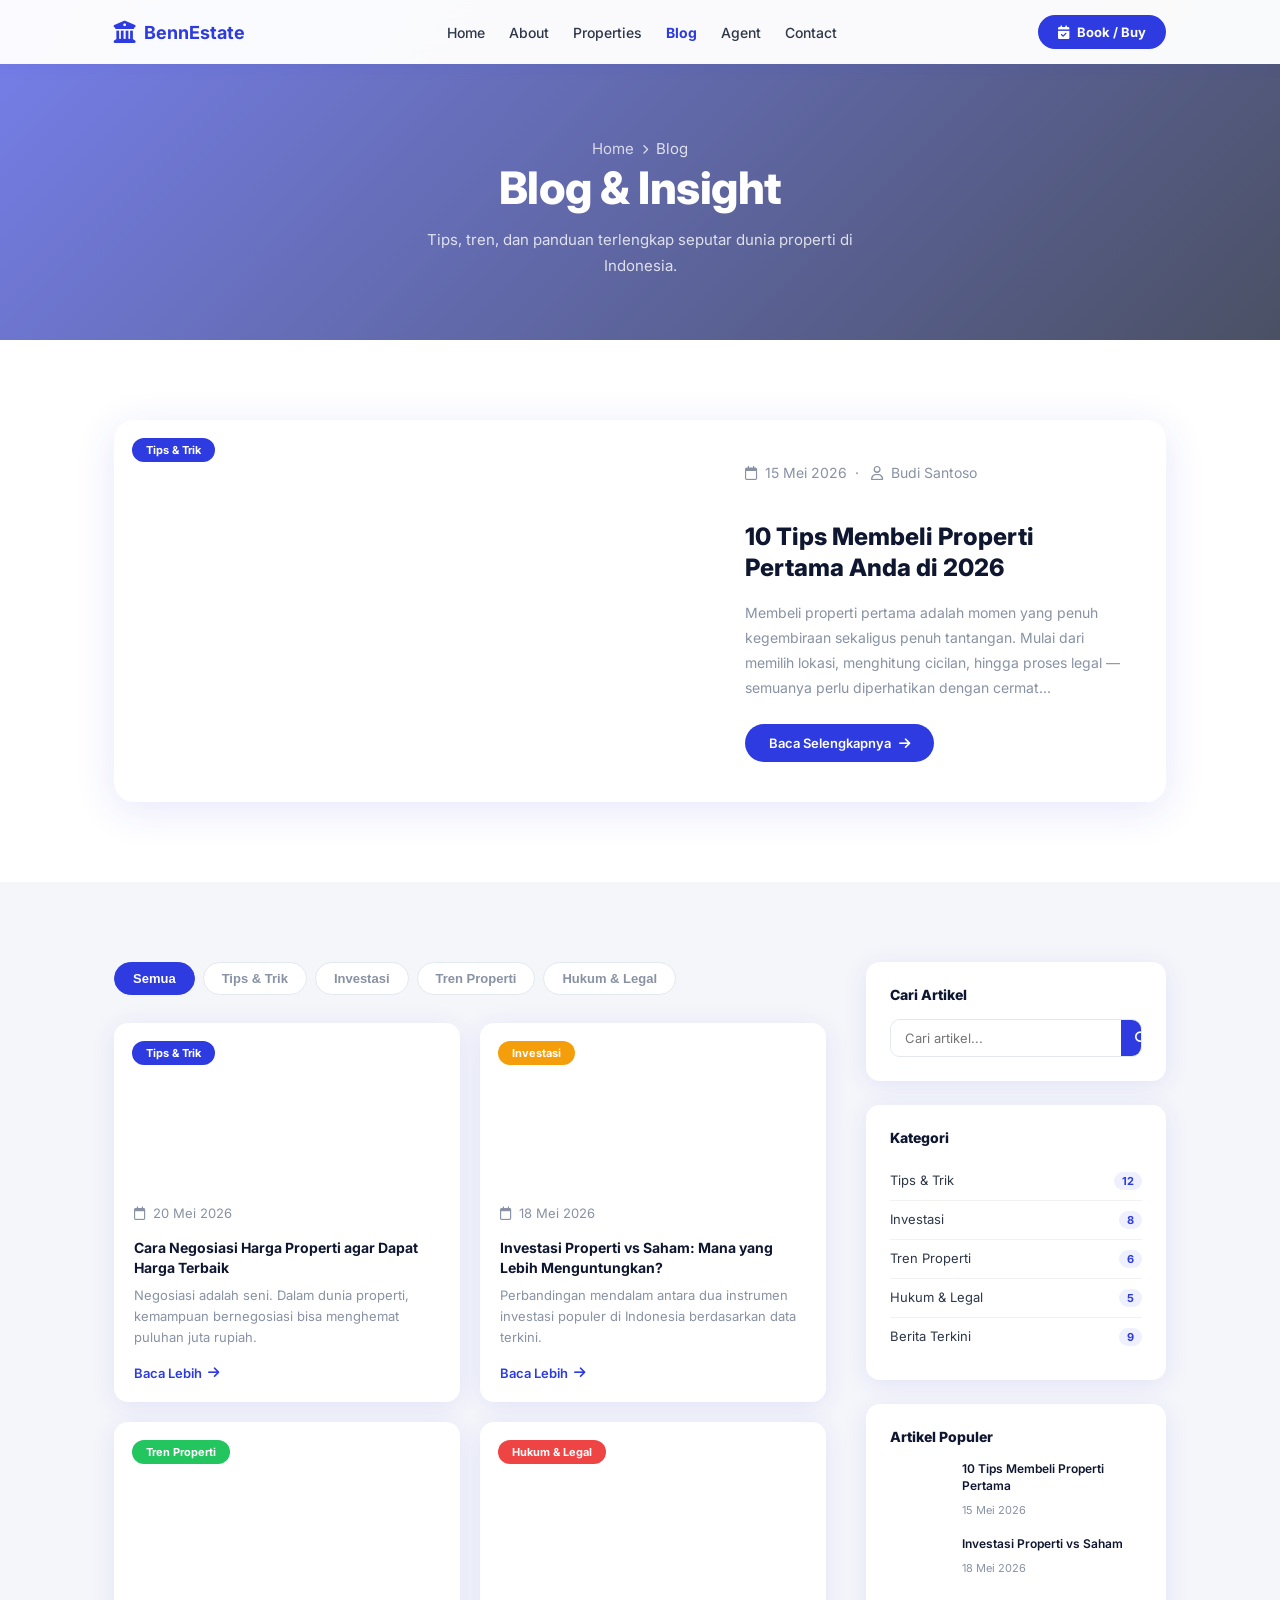
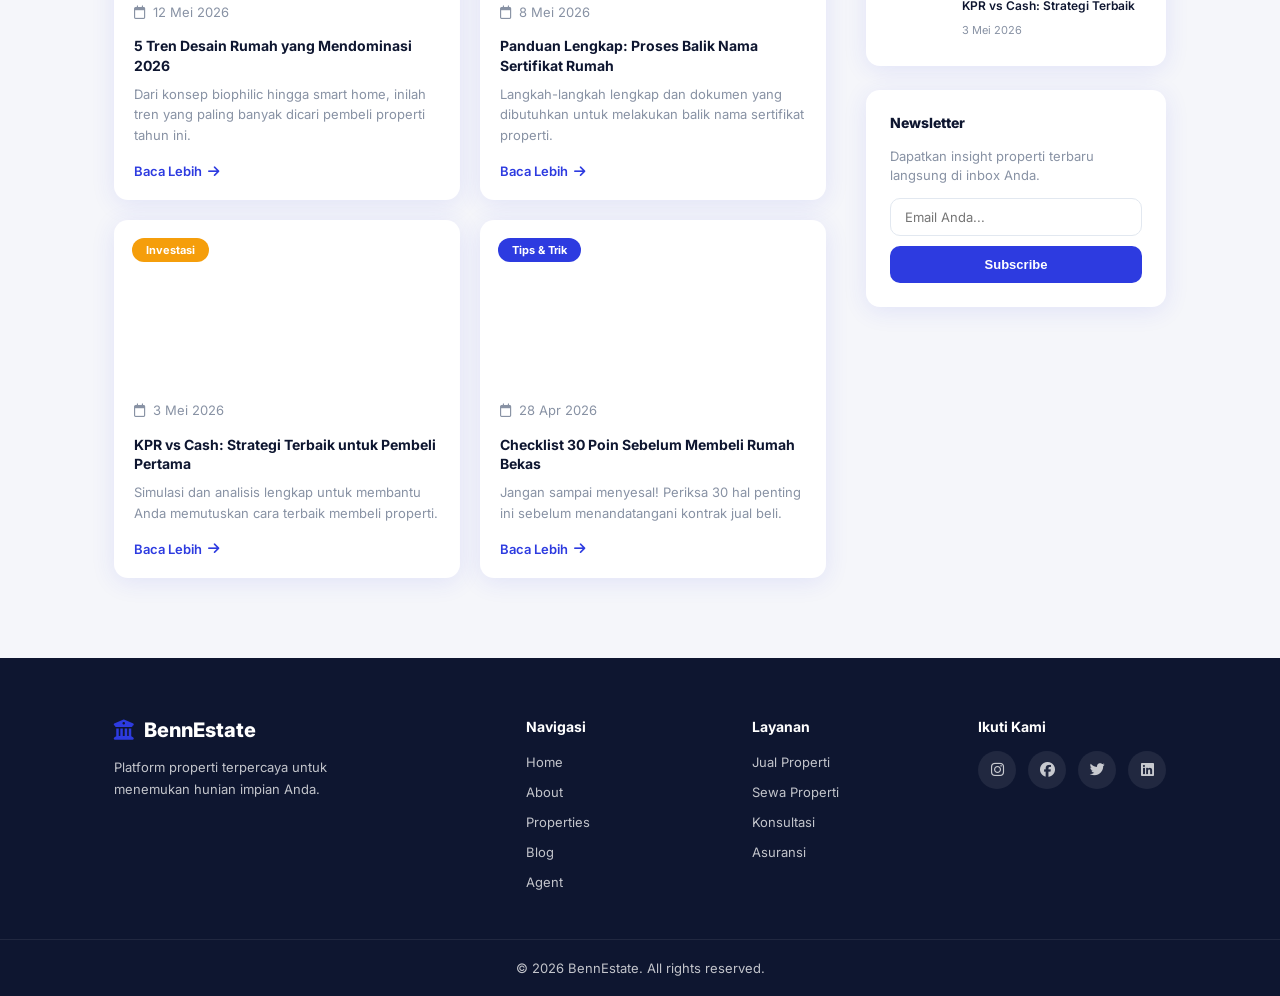
<file: blog.html>
<!DOCTYPE html>
<html lang="id">
<head>
  <meta charset="UTF-8" />
  <meta name="viewport" content="width=device-width, initial-scale=1.0" />
  <title>Blog - BennEstate</title>
  <link rel="stylesheet" href="style.css" />
  <link rel="stylesheet" href="pages.css" />
  <link href="https://fonts.googleapis.com/css2?family=Inter:wght@300;400;500;600;700;800&display=swap" rel="stylesheet" />
  <link rel="stylesheet" href="https://cdnjs.cloudflare.com/ajax/libs/font-awesome/6.5.0/css/all.min.css" />
</head>
<body>

  <!-- NAVBAR -->
  <nav class="navbar" id="navbar">
    <div class="nav-container">
      <div class="nav-logo">
        <i class="fa-solid fa-building-columns"></i>
        <span>BennEstate</span>
      </div>
      <ul class="nav-links" id="nav-links">
        <li><a href="index.html">Home</a></li>
        <li><a href="about.html">About</a></li>
        <li><a href="properties.html">Properties</a></li>
        <li><a href="blog.html" class="active">Blog</a></li>
        <li><a href="agent.html">Agent</a></li>
        <li><a href="index.html#contact">Contact</a></li>
        <li><a href="booking.html" class="nav-mobile-book">Book / Buy</a></li>
      </ul>
      <div class="nav-right">
        <a href="booking.html" class="nav-cta-btn">
          <i class="fa-solid fa-calendar-check"></i>
          <span>Book / Buy</span>
        </a>
        <button class="hamburger" id="hamburger" aria-label="Menu">
          <span></span>
          <span></span>
          <span></span>
        </button>
      </div>
    </div>
  </nav>

  <!-- PAGE HERO -->
  <section class="page-hero" style="background-image:url('https://images.unsplash.com/photo-1486325212027-8081e485255e?w=1200&q=80')">
    <div class="page-hero-overlay"></div>
    <div class="page-hero-content">
      <p class="page-breadcrumb"><a href="index.html">Home</a> <i class="fa-solid fa-chevron-right"></i> Blog</p>
      <h1>Blog &amp; Insight</h1>
      <p>Tips, tren, dan panduan terlengkap seputar dunia properti di Indonesia.</p>
    </div>
  </section>

  <!-- FEATURED POST -->
  <section class="page-section">
    <div class="container">
      <div class="blog-featured reveal">
        <div class="blog-featured-img" style="background-image:url('https://images.unsplash.com/photo-1560518883-ce09059eeffa?w=900&q=80')">
          <span class="blog-cat-badge">Tips &amp; Trik</span>
        </div>
        <div class="blog-featured-text">
          <p class="blog-meta"><i class="fa-regular fa-calendar"></i> 15 Mei 2026 &nbsp;·&nbsp; <i class="fa-regular fa-user"></i> Budi Santoso</p>
          <h2>10 Tips Membeli Properti Pertama Anda di 2026</h2>
          <p>Membeli properti pertama adalah momen yang penuh kegembiraan sekaligus penuh tantangan. Mulai dari memilih lokasi, menghitung cicilan, hingga proses legal — semuanya perlu diperhatikan dengan cermat...</p>
          <a href="#" class="btn-read-more">Baca Selengkapnya <i class="fa-solid fa-arrow-right"></i></a>
        </div>
      </div>
    </div>
  </section>

  <!-- BLOG GRID -->
  <section class="page-section bg-light">
    <div class="container">
      <div class="blog-layout">

        <!-- POSTS -->
        <div class="blog-posts">
          <!-- Category Tabs -->
          <div class="blog-tabs reveal">
            <button class="blog-tab active" data-tab="all">Semua</button>
            <button class="blog-tab" data-tab="tips">Tips &amp; Trik</button>
            <button class="blog-tab" data-tab="investasi">Investasi</button>
            <button class="blog-tab" data-tab="tren">Tren Properti</button>
            <button class="blog-tab" data-tab="hukum">Hukum &amp; Legal</button>
          </div>

          <div class="blog-grid" id="blog-grid">

            <article class="blog-card reveal" data-tab="tips">
              <div class="blog-img" style="background-image:url('https://images.unsplash.com/photo-1600585154340-be6161a56a0c?w=500&q=80')">
                <span class="blog-cat-badge">Tips &amp; Trik</span>
              </div>
              <div class="blog-card-body">
                <p class="blog-meta"><i class="fa-regular fa-calendar"></i> 20 Mei 2026</p>
                <h4>Cara Negosiasi Harga Properti agar Dapat Harga Terbaik</h4>
                <p>Negosiasi adalah seni. Dalam dunia properti, kemampuan bernegosiasi bisa menghemat puluhan juta rupiah.</p>
                <a href="#" class="blog-link">Baca Lebih <i class="fa-solid fa-arrow-right"></i></a>
              </div>
            </article>

            <article class="blog-card reveal" data-tab="investasi">
              <div class="blog-img" style="background-image:url('https://images.unsplash.com/photo-1507003211169-0a1dd7228f2d?w=500&q=80')">
                <span class="blog-cat-badge" style="background:#f59e0b">Investasi</span>
              </div>
              <div class="blog-card-body">
                <p class="blog-meta"><i class="fa-regular fa-calendar"></i> 18 Mei 2026</p>
                <h4>Investasi Properti vs Saham: Mana yang Lebih Menguntungkan?</h4>
                <p>Perbandingan mendalam antara dua instrumen investasi populer di Indonesia berdasarkan data terkini.</p>
                <a href="#" class="blog-link">Baca Lebih <i class="fa-solid fa-arrow-right"></i></a>
              </div>
            </article>

            <article class="blog-card reveal" data-tab="tren">
              <div class="blog-img" style="background-image:url('https://images.unsplash.com/photo-1486325212027-8081e485255e?w=500&q=80')">
                <span class="blog-cat-badge" style="background:#22c55e">Tren Properti</span>
              </div>
              <div class="blog-card-body">
                <p class="blog-meta"><i class="fa-regular fa-calendar"></i> 12 Mei 2026</p>
                <h4>5 Tren Desain Rumah yang Mendominasi 2026</h4>
                <p>Dari konsep biophilic hingga smart home, inilah tren yang paling banyak dicari pembeli properti tahun ini.</p>
                <a href="#" class="blog-link">Baca Lebih <i class="fa-solid fa-arrow-right"></i></a>
              </div>
            </article>

            <article class="blog-card reveal" data-tab="hukum">
              <div class="blog-img" style="background-image:url('https://images.unsplash.com/photo-1589829545856-d10d557cf95f?w=500&q=80')">
                <span class="blog-cat-badge" style="background:#ef4444">Hukum &amp; Legal</span>
              </div>
              <div class="blog-card-body">
                <p class="blog-meta"><i class="fa-regular fa-calendar"></i> 8 Mei 2026</p>
                <h4>Panduan Lengkap: Proses Balik Nama Sertifikat Rumah</h4>
                <p>Langkah-langkah lengkap dan dokumen yang dibutuhkan untuk melakukan balik nama sertifikat properti.</p>
                <a href="#" class="blog-link">Baca Lebih <i class="fa-solid fa-arrow-right"></i></a>
              </div>
            </article>

            <article class="blog-card reveal" data-tab="investasi">
              <div class="blog-img" style="background-image:url('https://images.unsplash.com/photo-1460472178825-e5240623afd5?w=500&q=80')">
                <span class="blog-cat-badge" style="background:#f59e0b">Investasi</span>
              </div>
              <div class="blog-card-body">
                <p class="blog-meta"><i class="fa-regular fa-calendar"></i> 3 Mei 2026</p>
                <h4>KPR vs Cash: Strategi Terbaik untuk Pembeli Pertama</h4>
                <p>Simulasi dan analisis lengkap untuk membantu Anda memutuskan cara terbaik membeli properti.</p>
                <a href="#" class="blog-link">Baca Lebih <i class="fa-solid fa-arrow-right"></i></a>
              </div>
            </article>

            <article class="blog-card reveal" data-tab="tips">
              <div class="blog-img" style="background-image:url('https://images.unsplash.com/photo-1600596542815-ffad4c1539a9?w=500&q=80')">
                <span class="blog-cat-badge">Tips &amp; Trik</span>
              </div>
              <div class="blog-card-body">
                <p class="blog-meta"><i class="fa-regular fa-calendar"></i> 28 Apr 2026</p>
                <h4>Checklist 30 Poin Sebelum Membeli Rumah Bekas</h4>
                <p>Jangan sampai menyesal! Periksa 30 hal penting ini sebelum menandatangani kontrak jual beli.</p>
                <a href="#" class="blog-link">Baca Lebih <i class="fa-solid fa-arrow-right"></i></a>
              </div>
            </article>

          </div>
        </div>

        <!-- SIDEBAR -->
        <aside class="blog-sidebar">
          <div class="sidebar-widget reveal">
            <h5>Cari Artikel</h5>
            <div class="sidebar-search">
              <input type="text" placeholder="Cari artikel..." />
              <button><i class="fa-solid fa-magnifying-glass"></i></button>
            </div>
          </div>

          <div class="sidebar-widget reveal">
            <h5>Kategori</h5>
            <ul class="sidebar-cats">
              <li><a href="#">Tips &amp; Trik <span>12</span></a></li>
              <li><a href="#">Investasi <span>8</span></a></li>
              <li><a href="#">Tren Properti <span>6</span></a></li>
              <li><a href="#">Hukum &amp; Legal <span>5</span></a></li>
              <li><a href="#">Berita Terkini <span>9</span></a></li>
            </ul>
          </div>

          <div class="sidebar-widget reveal">
            <h5>Artikel Populer</h5>
            <div class="popular-posts">
              <a href="#" class="popular-post">
                <div class="pp-img" style="background-image:url('https://images.unsplash.com/photo-1600585154526-990dced4db0d?w=100&q=80')"></div>
                <div class="pp-text">
                  <p>10 Tips Membeli Properti Pertama</p>
                  <span>15 Mei 2026</span>
                </div>
              </a>
              <a href="#" class="popular-post">
                <div class="pp-img" style="background-image:url('https://images.unsplash.com/photo-1582407947304-fd86f028f716?w=100&q=80')"></div>
                <div class="pp-text">
                  <p>Investasi Properti vs Saham</p>
                  <span>18 Mei 2026</span>
                </div>
              </a>
              <a href="#" class="popular-post">
                <div class="pp-img" style="background-image:url('https://images.unsplash.com/photo-1460472178825-e5240623afd5?w=100&q=80')"></div>
                <div class="pp-text">
                  <p>KPR vs Cash: Strategi Terbaik</p>
                  <span>3 Mei 2026</span>
                </div>
              </a>
            </div>
          </div>

          <div class="sidebar-widget sidebar-newsletter reveal">
            <h5>Newsletter</h5>
            <p>Dapatkan insight properti terbaru langsung di inbox Anda.</p>
            <input type="email" placeholder="Email Anda..." />
            <button class="btn-newsletter">Subscribe</button>
          </div>
        </aside>

      </div>
    </div>
  </section>

  <!-- FOOTER -->
  <footer class="footer">
    <div class="container footer-grid">
      <div class="footer-brand">
        <div class="footer-logo"><i class="fa-solid fa-building-columns"></i><span>BennEstate</span></div>
        <p>Platform properti terpercaya untuk menemukan hunian impian Anda.</p>
      </div>
      <div class="footer-links">
        <h5>Navigasi</h5>
        <ul>
          <li><a href="index.html">Home</a></li>
          <li><a href="about.html">About</a></li>
          <li><a href="properties.html">Properties</a></li>
          <li><a href="blog.html">Blog</a></li>
          <li><a href="agent.html">Agent</a></li>
        </ul>
      </div>
      <div class="footer-links">
        <h5>Layanan</h5>
        <ul>
          <li><a href="#">Jual Properti</a></li>
          <li><a href="#">Sewa Properti</a></li>
          <li><a href="#">Konsultasi</a></li>
          <li><a href="#">Asuransi</a></li>
        </ul>
      </div>
      <div class="footer-social">
        <h5>Ikuti Kami</h5>
        <div class="socials">
          <a href="#"><i class="fa-brands fa-instagram"></i></a>
          <a href="#"><i class="fa-brands fa-facebook"></i></a>
          <a href="#"><i class="fa-brands fa-twitter"></i></a>
          <a href="#"><i class="fa-brands fa-linkedin"></i></a>
        </div>
      </div>
    </div>
    <div class="footer-bottom">
      <p>&copy; 2026 BennEstate. All rights reserved.</p>
    </div>
  </footer>

  <script src="pages.js"></script>
</body>
</html>
</file>
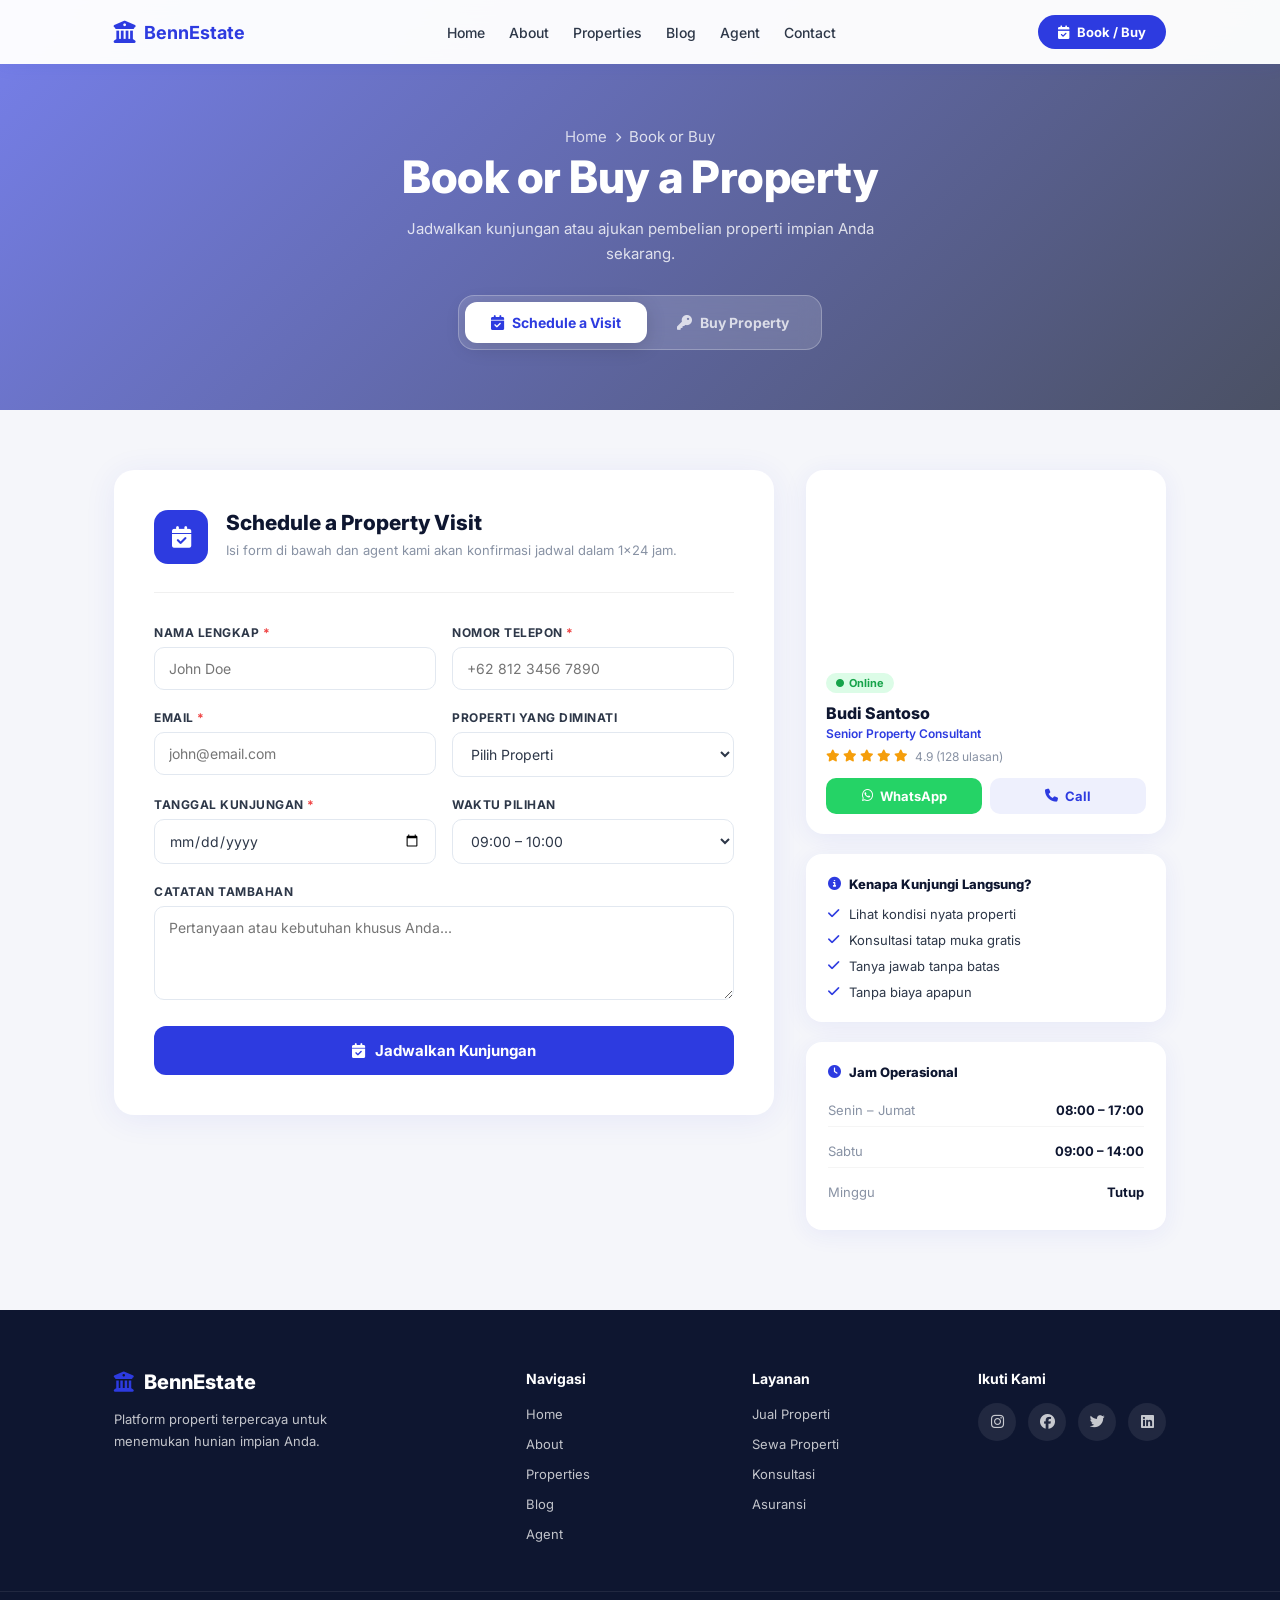
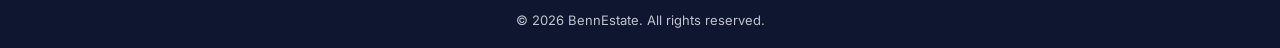
<file: booking.html>
<!DOCTYPE html>
<html lang="id">
<head>
  <meta charset="UTF-8" />
  <meta name="viewport" content="width=device-width, initial-scale=1.0" />
  <title>Book or Buy - BennEstate</title>
  <link rel="stylesheet" href="style.css" />
  <link rel="stylesheet" href="pages.css" />
  <link rel="stylesheet" href="booking.css" />
  <link href="https://fonts.googleapis.com/css2?family=Inter:wght@300;400;500;600;700;800&display=swap" rel="stylesheet" />
  <link rel="stylesheet" href="https://cdnjs.cloudflare.com/ajax/libs/font-awesome/6.5.0/css/all.min.css" />
</head>
<body>

  <!-- NAVBAR -->
  <nav class="navbar" id="navbar">
    <div class="nav-container">
      <div class="nav-logo">
        <i class="fa-solid fa-building-columns"></i>
        <span>BennEstate</span>
      </div>
      <ul class="nav-links" id="nav-links">
        <li><a href="index.html">Home</a></li>
        <li><a href="about.html">About</a></li>
        <li><a href="properties.html">Properties</a></li>
        <li><a href="blog.html">Blog</a></li>
        <li><a href="agent.html">Agent</a></li>
        <li><a href="index.html#contact">Contact</a></li>
        <li><a href="booking.html" class="nav-mobile-book">Book / Buy</a></li>
      </ul>
      <div class="nav-right">
        <a href="booking.html" class="nav-cta-btn">
          <i class="fa-solid fa-calendar-check"></i>
          <span>Book / Buy</span>
        </a>
        <button class="hamburger" id="hamburger" aria-label="Menu">
          <span></span>
          <span></span>
          <span></span>
        </button>
      </div>
    </div>
  </nav>

  <!-- PAGE HERO -->
  <section class="page-hero bk-hero">
    <div class="page-hero-overlay"></div>
    <div class="page-hero-content">
      <p class="page-breadcrumb">
        <a href="index.html">Home</a>
        <i class="fa-solid fa-chevron-right"></i> Book or Buy
      </p>
      <h1>Book or Buy a Property</h1>
      <p>Jadwalkan kunjungan atau ajukan pembelian properti impian Anda sekarang.</p>

      <!-- Mode Switch -->
      <div class="bk-mode-switch">
        <button class="bk-mode-btn active" data-mode="book">
          <i class="fa-solid fa-calendar-check"></i> Schedule a Visit
        </button>
        <button class="bk-mode-btn" data-mode="buy">
          <i class="fa-solid fa-key"></i> Buy Property
        </button>
      </div>
    </div>
  </section>

  <!-- MAIN CONTENT -->
  <section class="bk-main">
    <div class="container">

      <!-- ===== BOOK / SCHEDULE VISIT ===== -->
      <div class="bk-panel active" id="panel-book">

        <div class="bk-grid">

          <!-- Form -->
          <div class="bk-form-wrap">
            <div class="bk-form-header">
              <div class="bk-form-icon"><i class="fa-solid fa-calendar-check"></i></div>
              <div>
                <h2>Schedule a Property Visit</h2>
                <p>Isi form di bawah dan agent kami akan konfirmasi jadwal dalam 1x24 jam.</p>
              </div>
            </div>

            <form id="form-book" class="bk-form">
              <div class="bk-form-row">
                <div class="bk-field">
                  <label>Nama Lengkap <span>*</span></label>
                  <input type="text" placeholder="John Doe" required />
                </div>
                <div class="bk-field">
                  <label>Nomor Telepon <span>*</span></label>
                  <input type="tel" placeholder="+62 812 3456 7890" required />
                </div>
              </div>
              <div class="bk-form-row">
                <div class="bk-field">
                  <label>Email <span>*</span></label>
                  <input type="email" placeholder="john@email.com" required />
                </div>
                <div class="bk-field">
                  <label>Properti yang Diminati</label>
                  <select>
                    <option value="">Pilih Properti</option>
                    <option>Skyper Pool Apartment</option>
                    <option>Cedar Residence</option>
                    <option>Lakeside Apartment</option>
                    <option>Sky Tower Residences</option>
                    <option>Emerald Villa Park</option>
                    <option>Green Park Duplex</option>
                    <option>Lainnya</option>
                  </select>
                </div>
              </div>
              <div class="bk-form-row">
                <div class="bk-field">
                  <label>Tanggal Kunjungan <span>*</span></label>
                  <input type="date" required />
                </div>
                <div class="bk-field">
                  <label>Waktu Pilihan</label>
                  <select>
                    <option>09:00 – 10:00</option>
                    <option>10:00 – 11:00</option>
                    <option>11:00 – 12:00</option>
                    <option>13:00 – 14:00</option>
                    <option>14:00 – 15:00</option>
                    <option>15:00 – 16:00</option>
                  </select>
                </div>
              </div>
              <div class="bk-field full">
                <label>Catatan Tambahan</label>
                <textarea placeholder="Pertanyaan atau kebutuhan khusus Anda..." rows="4"></textarea>
              </div>
              <button type="submit" class="bk-submit">
                <i class="fa-solid fa-calendar-check"></i> Jadwalkan Kunjungan
              </button>
            </form>
          </div>

          <!-- Sidebar Info -->
          <aside class="bk-sidebar">

            <!-- Agent Card -->
            <div class="bk-agent-card">
              <div class="bk-agent-photo" style="background-image:url('https://images.unsplash.com/photo-1560250097-0b93528c311a?w=400&q=80')"></div>
              <div class="bk-agent-body">
                <span class="bk-agent-online"><i class="fa-solid fa-circle"></i> Online</span>
                <h4>Budi Santoso</h4>
                <p>Senior Property Consultant</p>
                <div class="bk-agent-stars">
                  <i class="fa-solid fa-star"></i><i class="fa-solid fa-star"></i>
                  <i class="fa-solid fa-star"></i><i class="fa-solid fa-star"></i>
                  <i class="fa-solid fa-star"></i>
                  <span>4.9 (128 ulasan)</span>
                </div>
                <div class="bk-agent-btns">
                  <a href="https://wa.me/6281234567890" class="bk-wa"><i class="fa-brands fa-whatsapp"></i> WhatsApp</a>
                  <a href="tel:+6881823427079" class="bk-call"><i class="fa-solid fa-phone"></i> Call</a>
                </div>
              </div>
            </div>

            <!-- Why Visit -->
            <div class="bk-info-box">
              <h5><i class="fa-solid fa-circle-info"></i> Kenapa Kunjungi Langsung?</h5>
              <ul>
                <li><i class="fa-solid fa-check"></i> Lihat kondisi nyata properti</li>
                <li><i class="fa-solid fa-check"></i> Konsultasi tatap muka gratis</li>
                <li><i class="fa-solid fa-check"></i> Tanya jawab tanpa batas</li>
                <li><i class="fa-solid fa-check"></i> Tanpa biaya apapun</li>
              </ul>
            </div>

            <!-- Operating Hours -->
            <div class="bk-info-box">
              <h5><i class="fa-solid fa-clock"></i> Jam Operasional</h5>
              <div class="bk-hours">
                <div><span>Senin – Jumat</span><strong>08:00 – 17:00</strong></div>
                <div><span>Sabtu</span><strong>09:00 – 14:00</strong></div>
                <div><span>Minggu</span><strong>Tutup</strong></div>
              </div>
            </div>

          </aside>
        </div>

      </div>

      <!-- ===== BUY PROPERTY ===== -->
      <div class="bk-panel" id="panel-buy">

        <div class="bk-grid">

          <!-- Form -->
          <div class="bk-form-wrap">
            <div class="bk-form-header">
              <div class="bk-form-icon buy"><i class="fa-solid fa-key"></i></div>
              <div>
                <h2>Buy a Property</h2>
                <p>Ceritakan kebutuhan Anda dan konsultan kami akan mencarikan pilihan terbaik.</p>
              </div>
            </div>

            <form id="form-buy" class="bk-form">
              <div class="bk-form-row">
                <div class="bk-field">
                  <label>Nama Lengkap <span>*</span></label>
                  <input type="text" placeholder="John Doe" required />
                </div>
                <div class="bk-field">
                  <label>Nomor Telepon <span>*</span></label>
                  <input type="tel" placeholder="+62 812 3456 7890" required />
                </div>
              </div>
              <div class="bk-form-row">
                <div class="bk-field">
                  <label>Email <span>*</span></label>
                  <input type="email" placeholder="john@email.com" required />
                </div>
                <div class="bk-field">
                  <label>Tipe Properti</label>
                  <select>
                    <option value="">Pilih Tipe</option>
                    <option>Apartment / Unit</option>
                    <option>Duplex / Triplex</option>
                    <option>Villa</option>
                    <option>Multistorey Building</option>
                    <option>Modern House</option>
                  </select>
                </div>
              </div>
              <div class="bk-form-row">
                <div class="bk-field">
                  <label>Budget Maksimal</label>
                  <select>
                    <option>BDT 1,00,000 – 2,00,000</option>
                    <option>BDT 2,00,000 – 3,00,000</option>
                    <option>BDT 3,00,000 – 5,00,000</option>
                    <option>Di atas BDT 5,00,000</option>
                  </select>
                </div>
                <div class="bk-field">
                  <label>Metode Pembayaran</label>
                  <select>
                    <option>Cash / Tunai</option>
                    <option>KPR / Cicilan Bank</option>
                    <option>Crypto</option>
                    <option>Belum Ditentukan</option>
                  </select>
                </div>
              </div>
              <div class="bk-form-row">
                <div class="bk-field">
                  <label>Jumlah Kamar Tidur</label>
                  <select>
                    <option>1 Kamar</option>
                    <option>2 Kamar</option>
                    <option>3 Kamar</option>
                    <option>4+ Kamar</option>
                  </select>
                </div>
                <div class="bk-field">
                  <label>Lokasi yang Diinginkan</label>
                  <input type="text" placeholder="Contoh: Jakarta Selatan, BSD..." />
                </div>
              </div>
              <div class="bk-field full">
                <label>Deskripsi Kebutuhan</label>
                <textarea placeholder="Ceritakan detail kebutuhan properti Anda: fasilitas yang diinginkan, dekat sekolah/kantor, dll..." rows="4"></textarea>
              </div>

              <!-- Checkbox preferences -->
              <div class="bk-field full">
                <label>Fasilitas yang Diinginkan</label>
                <div class="bk-checkboxes">
                  <label class="bk-check"><input type="checkbox" /> <span>Kolam Renang</span></label>
                  <label class="bk-check"><input type="checkbox" /> <span>Gym / Fitness</span></label>
                  <label class="bk-check"><input type="checkbox" /> <span>Parkir Luas</span></label>
                  <label class="bk-check"><input type="checkbox" /> <span>24h Security</span></label>
                  <label class="bk-check"><input type="checkbox" /> <span>Pet Friendly</span></label>
                  <label class="bk-check"><input type="checkbox" /> <span>Smart Home</span></label>
                  <label class="bk-check"><input type="checkbox" /> <span>Rooftop</span></label>
                  <label class="bk-check"><input type="checkbox" /> <span>Furnished</span></label>
                </div>
              </div>

              <button type="submit" class="bk-submit buy">
                <i class="fa-solid fa-key"></i> Ajukan Pembelian
              </button>
            </form>
          </div>

          <!-- Sidebar Info -->
          <aside class="bk-sidebar">

            <!-- Process Steps -->
            <div class="bk-steps-card">
              <h5><i class="fa-solid fa-list-check"></i> Proses Pembelian</h5>
              <div class="bk-steps">
                <div class="bk-step">
                  <div class="bk-step-num">1</div>
                  <div>
                    <strong>Konsultasi</strong>
                    <p>Diskusi kebutuhan &amp; budget bersama konsultan</p>
                  </div>
                </div>
                <div class="bk-step">
                  <div class="bk-step-num">2</div>
                  <div>
                    <strong>Pilih Properti</strong>
                    <p>Kami carikan pilihan terbaik sesuai kriteria</p>
                  </div>
                </div>
                <div class="bk-step">
                  <div class="bk-step-num">3</div>
                  <div>
                    <strong>Survey &amp; Negosiasi</strong>
                    <p>Kunjungi properti &amp; negosiasi harga terbaik</p>
                  </div>
                </div>
                <div class="bk-step">
                  <div class="bk-step-num">4</div>
                  <div>
                    <strong>Proses Legal</strong>
                    <p>Pengurusan dokumen &amp; akta notaris</p>
                  </div>
                </div>
                <div class="bk-step">
                  <div class="bk-step-num">5</div>
                  <div>
                    <strong>Serah Terima Kunci</strong>
                    <p>Properti resmi menjadi milik Anda</p>
                  </div>
                </div>
              </div>
            </div>

            <!-- Trust Badges -->
            <div class="bk-trust-grid">
              <div class="bk-trust-item">
                <i class="fa-solid fa-shield-halved"></i>
                <span>Berlisensi OJK</span>
              </div>
              <div class="bk-trust-item">
                <i class="fa-solid fa-file-contract"></i>
                <span>Legal Terjamin</span>
              </div>
              <div class="bk-trust-item">
                <i class="fa-solid fa-hand-holding-dollar"></i>
                <span>Harga Transparan</span>
              </div>
              <div class="bk-trust-item">
                <i class="fa-solid fa-headset"></i>
                <span>Support 24/7</span>
              </div>
            </div>

            <!-- FAQ -->
            <div class="bk-info-box">
              <h5><i class="fa-solid fa-circle-question"></i> FAQ</h5>
              <div class="bk-faq">
                <details>
                  <summary>Apakah ada biaya konsultasi?</summary>
                  <p>Tidak. Konsultasi dengan agent kami sepenuhnya gratis.</p>
                </details>
                <details>
                  <summary>Berapa lama proses pembelian?</summary>
                  <p>Rata-rata 2–4 minggu tergantung metode pembayaran dan proses legal.</p>
                </details>
                <details>
                  <summary>Apakah bisa KPR?</summary>
                  <p>Ya, kami bekerja sama dengan 10+ bank untuk membantu proses KPR Anda.</p>
                </details>
              </div>
            </div>

          </aside>
        </div>

      </div>

    </div>
  </section>

  <!-- SUCCESS MODAL -->
  <div class="bk-modal-overlay" id="bk-modal">
    <div class="bk-modal">
      <div class="bk-modal-icon" id="modal-icon">
        <i class="fa-solid fa-circle-check"></i>
      </div>
      <h3 id="modal-title">Berhasil!</h3>
      <p id="modal-msg">Permintaan Anda telah terkirim. Tim kami akan menghubungi Anda segera.</p>
      <button class="bk-modal-close" id="modal-close">Oke, Tutup</button>
    </div>
  </div>

  <!-- FOOTER -->
  <footer class="footer">
    <div class="container footer-grid">
      <div class="footer-brand">
        <div class="footer-logo">
          <i class="fa-solid fa-building-columns"></i>
          <span>BennEstate</span>
        </div>
        <p>Platform properti terpercaya untuk menemukan hunian impian Anda.</p>
      </div>
      <div class="footer-links">
        <h5>Navigasi</h5>
        <ul>
          <li><a href="index.html">Home</a></li>
          <li><a href="about.html">About</a></li>
          <li><a href="properties.html">Properties</a></li>
          <li><a href="blog.html">Blog</a></li>
          <li><a href="agent.html">Agent</a></li>
        </ul>
      </div>
      <div class="footer-links">
        <h5>Layanan</h5>
        <ul>
          <li><a href="#">Jual Properti</a></li>
          <li><a href="#">Sewa Properti</a></li>
          <li><a href="#">Konsultasi</a></li>
          <li><a href="#">Asuransi</a></li>
        </ul>
      </div>
      <div class="footer-social">
        <h5>Ikuti Kami</h5>
        <div class="socials">
          <a href="#"><i class="fa-brands fa-instagram"></i></a>
          <a href="#"><i class="fa-brands fa-facebook"></i></a>
          <a href="#"><i class="fa-brands fa-twitter"></i></a>
          <a href="#"><i class="fa-brands fa-linkedin"></i></a>
        </div>
      </div>
    </div>
    <div class="footer-bottom">
      <p>&copy; 2026 BennEstate. All rights reserved.</p>
    </div>
  </footer>

  <script src="booking.js"></script>
</body>
</html>
</file>
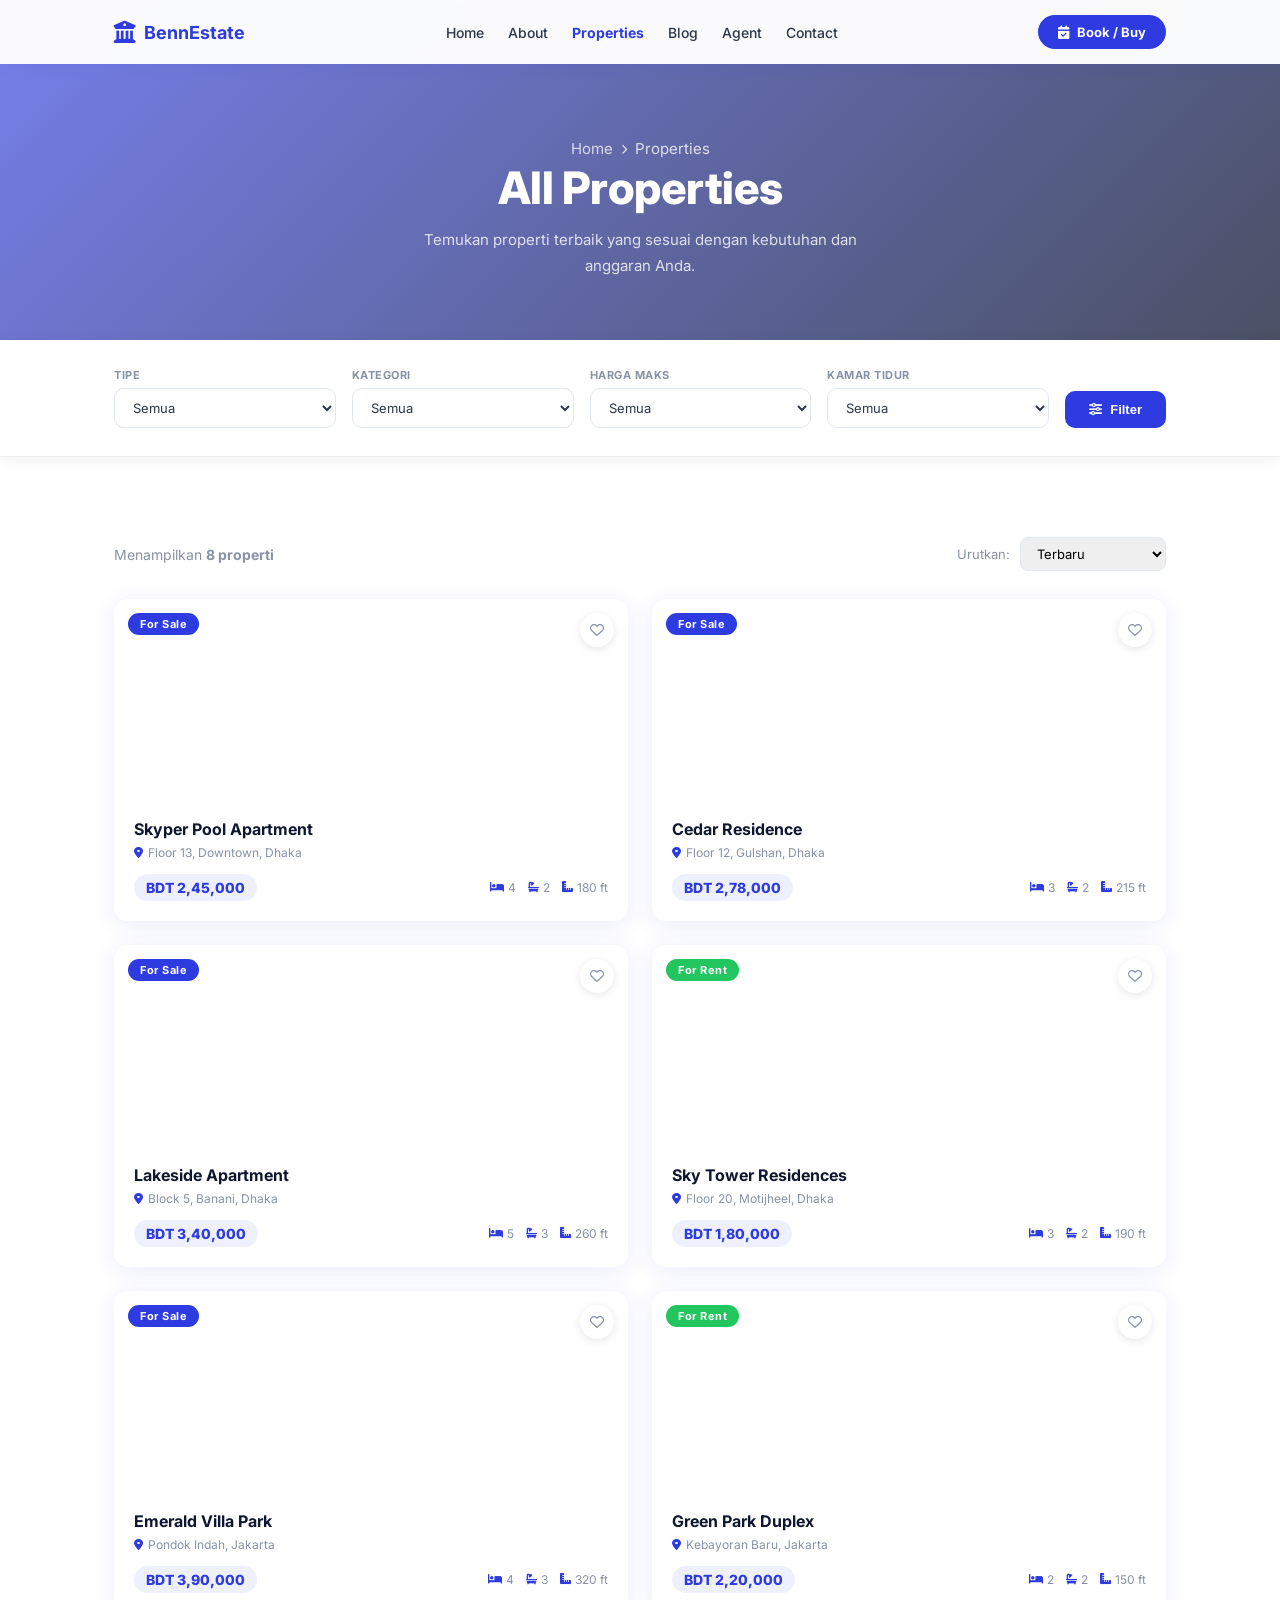
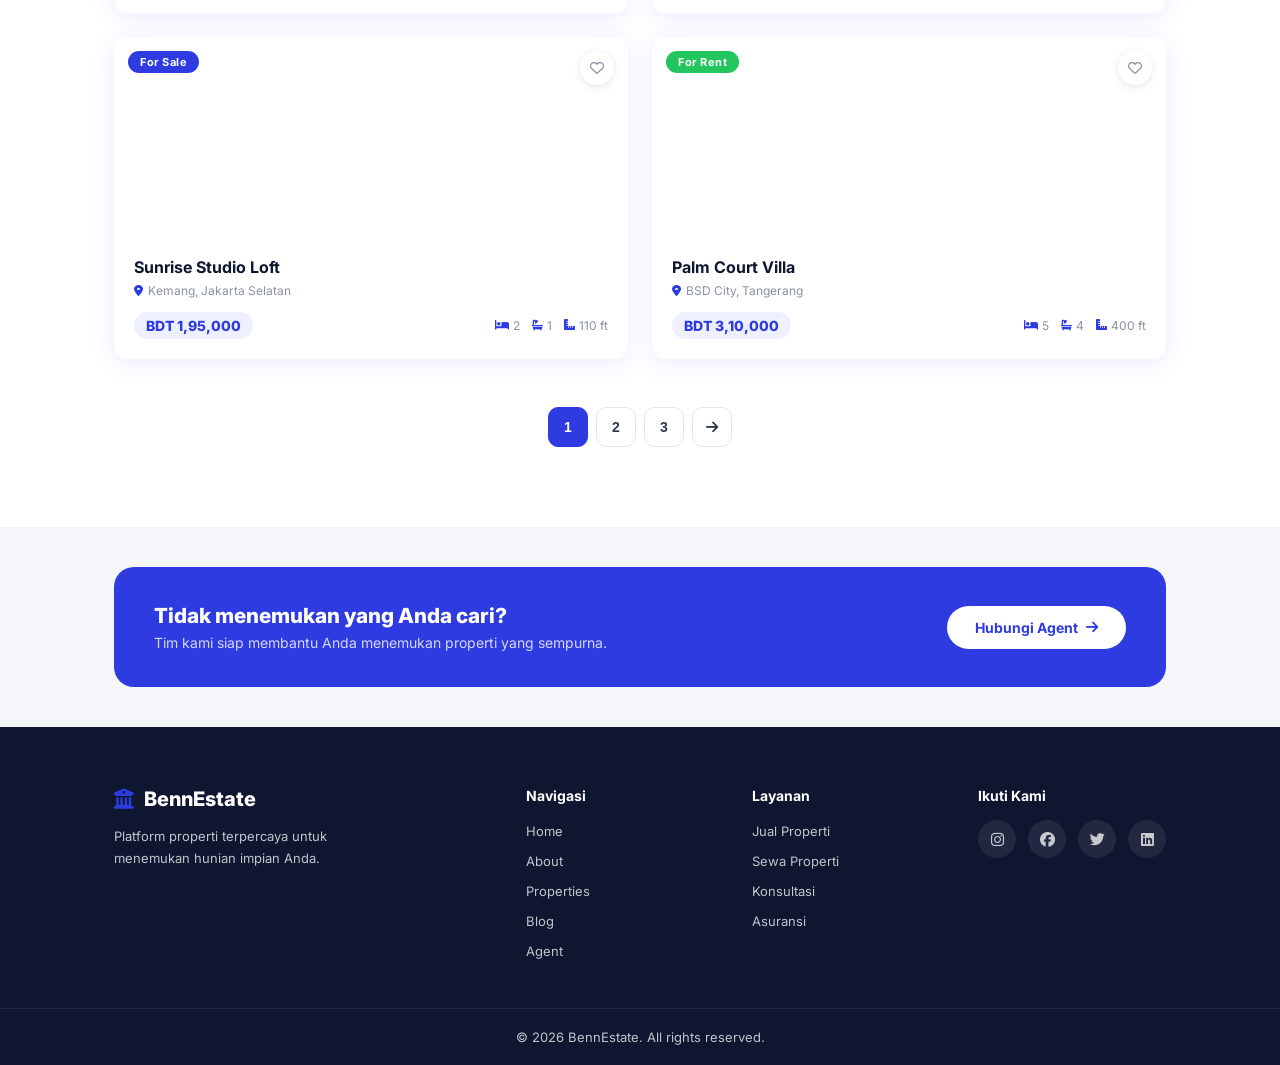
<file: properties.html>
<!DOCTYPE html>
<html lang="id">
<head>
  <meta charset="UTF-8" />
  <meta name="viewport" content="width=device-width, initial-scale=1.0" />
  <title>Properties - BennEstate</title>
  <link rel="stylesheet" href="style.css" />
  <link rel="stylesheet" href="pages.css" />
  <link href="https://fonts.googleapis.com/css2?family=Inter:wght@300;400;500;600;700;800&display=swap" rel="stylesheet" />
  <link rel="stylesheet" href="https://cdnjs.cloudflare.com/ajax/libs/font-awesome/6.5.0/css/all.min.css" />
</head>
<body>

  <!-- NAVBAR -->
  <nav class="navbar" id="navbar">
    <div class="nav-container">
      <div class="nav-logo">
        <i class="fa-solid fa-building-columns"></i>
        <span>BennEstate</span>
      </div>
      <ul class="nav-links" id="nav-links">
        <li><a href="index.html">Home</a></li>
        <li><a href="about.html">About</a></li>
        <li><a href="properties.html" class="active">Properties</a></li>
        <li><a href="blog.html">Blog</a></li>
        <li><a href="agent.html">Agent</a></li>
        <li><a href="index.html#contact">Contact</a></li>
        <li><a href="booking.html" class="nav-mobile-book">Book / Buy</a></li>
      </ul>
      <div class="nav-right">
        <a href="booking.html" class="nav-cta-btn">
          <i class="fa-solid fa-calendar-check"></i>
          <span>Book / Buy</span>
        </a>
        <button class="hamburger" id="hamburger" aria-label="Menu">
          <span></span>
          <span></span>
          <span></span>
        </button>
      </div>
    </div>
  </nav>

  <!-- PAGE HERO -->
  <section class="page-hero" style="background-image:url('https://images.unsplash.com/photo-1545324418-cc1a3fa10c00?w=1200&q=80')">
    <div class="page-hero-overlay"></div>
    <div class="page-hero-content">
      <p class="page-breadcrumb"><a href="index.html">Home</a> <i class="fa-solid fa-chevron-right"></i> Properties</p>
      <h1>All Properties</h1>
      <p>Temukan properti terbaik yang sesuai dengan kebutuhan dan anggaran Anda.</p>
    </div>
  </section>

  <!-- FILTER BAR -->
  <section class="filter-section">
    <div class="container">
      <div class="filter-bar reveal">
        <div class="filter-group">
          <label>Tipe</label>
          <select id="filter-type">
            <option value="all">Semua</option>
            <option value="sale">For Sale</option>
            <option value="rent">For Rent</option>
          </select>
        </div>
        <div class="filter-group">
          <label>Kategori</label>
          <select id="filter-cat">
            <option value="all">Semua</option>
            <option value="apartment">Apartment</option>
            <option value="duplex">Duplex</option>
            <option value="villa">Villa</option>
          </select>
        </div>
        <div class="filter-group">
          <label>Harga Maks</label>
          <select id="filter-price">
            <option value="all">Semua</option>
            <option value="2">s/d BDT 2,00,000</option>
            <option value="3">s/d BDT 3,00,000</option>
            <option value="4">s/d BDT 4,00,000</option>
          </select>
        </div>
        <div class="filter-group">
          <label>Kamar Tidur</label>
          <select id="filter-bed">
            <option value="all">Semua</option>
            <option value="2">2+</option>
            <option value="3">3+</option>
            <option value="4">4+</option>
          </select>
        </div>
        <button class="btn-filter" id="btn-filter">
          <i class="fa-solid fa-sliders"></i> Filter
        </button>
      </div>
    </div>
  </section>

  <!-- PROPERTIES LISTING -->
  <section class="page-section">
    <div class="container">
      <div class="listing-header reveal">
        <p id="listing-count">Menampilkan <strong>8 properti</strong></p>
        <div class="sort-group">
          <label>Urutkan:</label>
          <select id="sort-select">
            <option value="default">Terbaru</option>
            <option value="price-asc">Harga Terendah</option>
            <option value="price-desc">Harga Tertinggi</option>
          </select>
        </div>
      </div>

      <div class="properties-grid prop-listing" id="prop-grid">

        <div class="property-card reveal" data-type="sale" data-cat="apartment" data-price="2.45" data-bed="4">
          <div class="prop-img prop-img-1">
            <span class="prop-badge">For Sale</span>
            <button class="prop-fav"><i class="fa-regular fa-heart"></i></button>
          </div>
          <div class="prop-info">
            <h4>Skyper Pool Apartment</h4>
            <p class="prop-location"><i class="fa-solid fa-location-dot"></i> Floor 13, Downtown, Dhaka</p>
            <div class="prop-meta">
              <span class="prop-price">BDT 2,45,000</span>
              <div class="prop-features">
                <span><i class="fa-solid fa-bed"></i> 4</span>
                <span><i class="fa-solid fa-bath"></i> 2</span>
                <span><i class="fa-solid fa-ruler-combined"></i> 180 ft</span>
              </div>
            </div>
          </div>
        </div>

        <div class="property-card reveal" data-type="sale" data-cat="apartment" data-price="2.78" data-bed="3">
          <div class="prop-img prop-img-2">
            <span class="prop-badge">For Sale</span>
            <button class="prop-fav"><i class="fa-regular fa-heart"></i></button>
          </div>
          <div class="prop-info">
            <h4>Cedar Residence</h4>
            <p class="prop-location"><i class="fa-solid fa-location-dot"></i> Floor 12, Gulshan, Dhaka</p>
            <div class="prop-meta">
              <span class="prop-price">BDT 2,78,000</span>
              <div class="prop-features">
                <span><i class="fa-solid fa-bed"></i> 3</span>
                <span><i class="fa-solid fa-bath"></i> 2</span>
                <span><i class="fa-solid fa-ruler-combined"></i> 215 ft</span>
              </div>
            </div>
          </div>
        </div>

        <div class="property-card reveal" data-type="sale" data-cat="duplex" data-price="3.40" data-bed="5">
          <div class="prop-img prop-img-3">
            <span class="prop-badge">For Sale</span>
            <button class="prop-fav"><i class="fa-regular fa-heart"></i></button>
          </div>
          <div class="prop-info">
            <h4>Lakeside Apartment</h4>
            <p class="prop-location"><i class="fa-solid fa-location-dot"></i> Block 5, Banani, Dhaka</p>
            <div class="prop-meta">
              <span class="prop-price">BDT 3,40,000</span>
              <div class="prop-features">
                <span><i class="fa-solid fa-bed"></i> 5</span>
                <span><i class="fa-solid fa-bath"></i> 3</span>
                <span><i class="fa-solid fa-ruler-combined"></i> 260 ft</span>
              </div>
            </div>
          </div>
        </div>

        <div class="property-card reveal" data-type="rent" data-cat="apartment" data-price="1.80" data-bed="3">
          <div class="prop-img prop-img-4">
            <span class="prop-badge badge-rent">For Rent</span>
            <button class="prop-fav"><i class="fa-regular fa-heart"></i></button>
          </div>
          <div class="prop-info">
            <h4>Sky Tower Residences</h4>
            <p class="prop-location"><i class="fa-solid fa-location-dot"></i> Floor 20, Motijheel, Dhaka</p>
            <div class="prop-meta">
              <span class="prop-price">BDT 1,80,000</span>
              <div class="prop-features">
                <span><i class="fa-solid fa-bed"></i> 3</span>
                <span><i class="fa-solid fa-bath"></i> 2</span>
                <span><i class="fa-solid fa-ruler-combined"></i> 190 ft</span>
              </div>
            </div>
          </div>
        </div>

        <div class="property-card reveal" data-type="sale" data-cat="villa" data-price="3.90" data-bed="4">
          <div class="prop-img" style="background-image:url('https://images.unsplash.com/photo-1600047509358-9dc75507daeb?w=600&q=80')">
            <span class="prop-badge">For Sale</span>
            <button class="prop-fav"><i class="fa-regular fa-heart"></i></button>
          </div>
          <div class="prop-info">
            <h4>Emerald Villa Park</h4>
            <p class="prop-location"><i class="fa-solid fa-location-dot"></i> Pondok Indah, Jakarta</p>
            <div class="prop-meta">
              <span class="prop-price">BDT 3,90,000</span>
              <div class="prop-features">
                <span><i class="fa-solid fa-bed"></i> 4</span>
                <span><i class="fa-solid fa-bath"></i> 3</span>
                <span><i class="fa-solid fa-ruler-combined"></i> 320 ft</span>
              </div>
            </div>
          </div>
        </div>

        <div class="property-card reveal" data-type="rent" data-cat="duplex" data-price="2.20" data-bed="2">
          <div class="prop-img" style="background-image:url('https://images.unsplash.com/photo-1582407947304-fd86f028f716?w=600&q=80')">
            <span class="prop-badge badge-rent">For Rent</span>
            <button class="prop-fav"><i class="fa-regular fa-heart"></i></button>
          </div>
          <div class="prop-info">
            <h4>Green Park Duplex</h4>
            <p class="prop-location"><i class="fa-solid fa-location-dot"></i> Kebayoran Baru, Jakarta</p>
            <div class="prop-meta">
              <span class="prop-price">BDT 2,20,000</span>
              <div class="prop-features">
                <span><i class="fa-solid fa-bed"></i> 2</span>
                <span><i class="fa-solid fa-bath"></i> 2</span>
                <span><i class="fa-solid fa-ruler-combined"></i> 150 ft</span>
              </div>
            </div>
          </div>
        </div>

        <div class="property-card reveal" data-type="sale" data-cat="apartment" data-price="1.95" data-bed="2">
          <div class="prop-img" style="background-image:url('https://images.unsplash.com/photo-1560185127-6ed189bf02f4?w=600&q=80')">
            <span class="prop-badge">For Sale</span>
            <button class="prop-fav"><i class="fa-regular fa-heart"></i></button>
          </div>
          <div class="prop-info">
            <h4>Sunrise Studio Loft</h4>
            <p class="prop-location"><i class="fa-solid fa-location-dot"></i> Kemang, Jakarta Selatan</p>
            <div class="prop-meta">
              <span class="prop-price">BDT 1,95,000</span>
              <div class="prop-features">
                <span><i class="fa-solid fa-bed"></i> 2</span>
                <span><i class="fa-solid fa-bath"></i> 1</span>
                <span><i class="fa-solid fa-ruler-combined"></i> 110 ft</span>
              </div>
            </div>
          </div>
        </div>

        <div class="property-card reveal" data-type="rent" data-cat="villa" data-price="3.10" data-bed="5">
          <div class="prop-img" style="background-image:url('https://images.unsplash.com/photo-1600585154340-be6161a56a0c?w=600&q=80')">
            <span class="prop-badge badge-rent">For Rent</span>
            <button class="prop-fav"><i class="fa-regular fa-heart"></i></button>
          </div>
          <div class="prop-info">
            <h4>Palm Court Villa</h4>
            <p class="prop-location"><i class="fa-solid fa-location-dot"></i> BSD City, Tangerang</p>
            <div class="prop-meta">
              <span class="prop-price">BDT 3,10,000</span>
              <div class="prop-features">
                <span><i class="fa-solid fa-bed"></i> 5</span>
                <span><i class="fa-solid fa-bath"></i> 4</span>
                <span><i class="fa-solid fa-ruler-combined"></i> 400 ft</span>
              </div>
            </div>
          </div>
        </div>

      </div>

      <!-- PAGINATION -->
      <div class="pagination reveal">
        <button class="pg-btn active">1</button>
        <button class="pg-btn">2</button>
        <button class="pg-btn">3</button>
        <button class="pg-btn pg-next"><i class="fa-solid fa-arrow-right"></i></button>
      </div>
    </div>
  </section>

  <!-- CTA -->
  <section class="cta-section">
    <div class="container">
      <div class="cta-card reveal">
        <div class="cta-text">
          <h3>Tidak menemukan yang Anda cari?</h3>
          <p>Tim kami siap membantu Anda menemukan properti yang sempurna.</p>
        </div>
        <a href="agent.html" class="btn-cta">Hubungi Agent <i class="fa-solid fa-arrow-right"></i></a>
      </div>
    </div>
  </section>

  <!-- FOOTER -->
  <footer class="footer">
    <div class="container footer-grid">
      <div class="footer-brand">
        <div class="footer-logo"><i class="fa-solid fa-building-columns"></i><span>BennEstate</span></div>
        <p>Platform properti terpercaya untuk menemukan hunian impian Anda.</p>
      </div>
      <div class="footer-links">
        <h5>Navigasi</h5>
        <ul>
          <li><a href="index.html">Home</a></li>
          <li><a href="about.html">About</a></li>
          <li><a href="properties.html">Properties</a></li>
          <li><a href="blog.html">Blog</a></li>
          <li><a href="agent.html">Agent</a></li>
        </ul>
      </div>
      <div class="footer-links">
        <h5>Layanan</h5>
        <ul>
          <li><a href="#">Jual Properti</a></li>
          <li><a href="#">Sewa Properti</a></li>
          <li><a href="#">Konsultasi</a></li>
          <li><a href="#">Asuransi</a></li>
        </ul>
      </div>
      <div class="footer-social">
        <h5>Ikuti Kami</h5>
        <div class="socials">
          <a href="#"><i class="fa-brands fa-instagram"></i></a>
          <a href="#"><i class="fa-brands fa-facebook"></i></a>
          <a href="#"><i class="fa-brands fa-twitter"></i></a>
          <a href="#"><i class="fa-brands fa-linkedin"></i></a>
        </div>
      </div>
    </div>
    <div class="footer-bottom">
      <p>&copy; 2026 BennEstate. All rights reserved.</p>
    </div>
  </footer>

  <script src="pages.js"></script>
</body>
</html>
</file>
<file: style.css>
/* ===== RESET & BASE ===== */
*, *::before, *::after {
  margin: 0;
  padding: 0;
  box-sizing: border-box;
}

:root {
  --primary: #2D3BE0;
  --primary-dark: #1e2aad;
  --primary-light: #eef0fd;
  --white: #ffffff;
  --gray-light: #f5f6fa;
  --gray: #8892a4;
  --dark: #0e1630;
  --text: #2d3748;
  --shadow: 0 4px 24px rgba(45, 59, 224, 0.10);
  --radius: 14px;
  --transition: 0.3s ease;
}

html {
  scroll-behavior: smooth;
}

body {
  font-family: 'Inter', sans-serif;
  color: var(--text);
  background: var(--white);
  overflow-x: hidden;
}

a {
  text-decoration: none;
  color: inherit;
}

ul {
  list-style: none;
}

img {
  max-width: 100%;
  display: block;
}

.container {
  max-width: 1100px;
  margin: 0 auto;
  padding: 0 24px;
}

/* ===== NAVBAR ===== */
.navbar {
  position: fixed;
  top: 0;
  width: 100%;
  z-index: 1000;
  background: rgba(255,255,255,0.97);
  backdrop-filter: blur(12px);
  box-shadow: 0 2px 16px rgba(45,59,224,0.08);
  transition: var(--transition);
}

.nav-container {
  max-width: 1100px;
  margin: 0 auto;
  padding: 0 24px;
  height: 64px;
  display: flex;
  align-items: center;
  justify-content: space-between;
  gap: 16px;
}

/* Logo — always visible */
.nav-logo {
  display: flex;
  align-items: center;
  gap: 8px;
  font-weight: 700;
  font-size: 18px;
  color: var(--primary);
  flex-shrink: 0;
  text-decoration: none;
}

.nav-logo i { font-size: 22px; }

/* Desktop nav links */
.nav-links {
  display: flex;
  align-items: center;
  gap: 24px;
  list-style: none;
}

.nav-links a {
  font-size: 14px;
  font-weight: 500;
  color: var(--text);
  transition: color var(--transition);
  white-space: nowrap;
}

.nav-links a:hover { color: var(--primary); }

/* Book/Buy — hidden on desktop, shown in mobile menu only */
.nav-links li:has(.nav-mobile-book) {
  display: none;
}

/* Right side: CTA button + hamburger */
.nav-right {
  display: flex;
  align-items: center;
  gap: 12px;
  flex-shrink: 0;
}

/* Desktop CTA button (replaces phone) */
.nav-cta-btn {
  display: flex;
  align-items: center;
  gap: 8px;
  background: var(--primary);
  color: var(--white);
  padding: 9px 20px;
  border-radius: 50px;
  font-size: 13px;
  font-weight: 700;
  transition: background var(--transition);
  white-space: nowrap;
}
.nav-cta-btn:hover { background: var(--primary-dark); }

/* Hamburger button — hidden on desktop */
.hamburger {
  display: none;
  flex-direction: column;
  justify-content: center;
  align-items: center;
  gap: 5px;
  width: 40px;
  height: 40px;
  background: var(--gray-light);
  border: none;
  border-radius: 10px;
  cursor: pointer;
  padding: 8px;
  transition: background var(--transition);
}

.hamburger span {
  display: block;
  width: 20px;
  height: 2px;
  background: var(--dark);
  border-radius: 2px;
  transition: all 0.3s ease;
  transform-origin: center;
}

.hamburger:hover { background: var(--primary-light); }

/* Hamburger → X animation */
.hamburger.open span:nth-child(1) { transform: translateY(7px) rotate(45deg); }
.hamburger.open span:nth-child(2) { opacity: 0; transform: scaleX(0); }
.hamburger.open span:nth-child(3) { transform: translateY(-7px) rotate(-45deg); }

/* ===== MOBILE NAV ===== */
@media (max-width: 768px) {
  .hamburger { display: flex; }

  /* Show Book/Buy item in mobile menu */
  .nav-links li:has(.nav-mobile-book) {
    display: block;
  }

  /* Hide the Book/Buy CTA on mobile — it's in the menu */
  .nav-cta-btn { display: none; }

  .nav-links {
    position: fixed;
    top: 64px;
    left: 0;
    right: 0;
    background: rgba(255,255,255,0.98);
    backdrop-filter: blur(16px);
    flex-direction: column;
    align-items: stretch;
    gap: 0;
    padding: 12px 0 20px;
    box-shadow: 0 8px 32px rgba(0,0,0,0.10);
    transform: translateY(-110%);
    opacity: 0;
    pointer-events: none;
    transition: transform 0.35s cubic-bezier(0.4,0,0.2,1), opacity 0.3s ease;
  }

  .nav-links.open {
    transform: translateY(0);
    opacity: 1;
    pointer-events: all;
  }

  .nav-links li a {
    display: block;
    padding: 13px 28px;
    font-size: 15px;
    font-weight: 600;
    border-bottom: 1px solid #f0f2f8;
    color: var(--text);
  }

  .nav-links li:last-child a { border-bottom: none; }

  /* Book/Buy item — mobile only, styled as full-width pill */
  .nav-links .nav-mobile-book {
    display: block;
    margin: 8px 20px 4px;
    background: var(--primary);
    color: white !important;
    border-radius: 12px;
    text-align: center;
    padding: 13px 16px !important;
    font-weight: 700;
    border-bottom: none !important;
  }

  .nav-links .nav-mobile-book:hover {
    background: var(--primary-dark) !important;
    color: white !important;
  }
}

/* ===== HERO ===== */
.hero {
  position: relative;
  min-height: 420px;
  background: url('https://images.unsplash.com/photo-1486325212027-8081e485255e?w=1200&q=80') center/cover no-repeat;
  display: flex;
  align-items: center;
  justify-content: center;
  text-align: center;
  padding-top: 64px;
}

.hero-overlay {
  position: absolute;
  inset: 0;
  background: linear-gradient(135deg, rgba(45,59,224,0.55) 0%, rgba(14,22,48,0.65) 100%);
}

.hero-content {
  position: relative;
  z-index: 1;
  padding: 80px 24px 60px;
}

.hero-content h1 {
  font-size: clamp(2rem, 5vw, 3rem);
  font-weight: 800;
  color: var(--white);
  margin-bottom: 28px;
  letter-spacing: -0.5px;
}

.search-bar {
  display: flex;
  align-items: center;
  background: var(--white);
  border-radius: 50px;
  padding: 8px 8px 8px 20px;
  max-width: 460px;
  margin: 0 auto;
  gap: 10px;
  box-shadow: 0 8px 32px rgba(0,0,0,0.18);
}

.search-bar i {
  color: var(--gray);
  font-size: 16px;
}

.search-bar input {
  flex: 1;
  border: none;
  outline: none;
  font-size: 14px;
  font-family: 'Inter', sans-serif;
  color: var(--text);
  background: transparent;
}

.search-btn {
  background: var(--primary);
  border: none;
  border-radius: 50%;
  width: 38px;
  height: 38px;
  display: flex;
  align-items: center;
  justify-content: center;
  color: white;
  cursor: pointer;
  transition: background var(--transition);
  flex-shrink: 0;
}

.search-btn:hover {
  background: var(--primary-dark);
}

/* ===== CATEGORIES ===== */
.categories {
  padding: 40px 0 20px;
  background: var(--white);
}

.category-grid {
  display: grid;
  grid-template-columns: repeat(4, 1fr);
  gap: 16px;
}

.category-card {
  border-radius: var(--radius);
  overflow: hidden;
  cursor: pointer;
  transition: transform var(--transition), box-shadow var(--transition);
  box-shadow: var(--shadow);
}

.category-card:hover,
.category-card.active {
  transform: translateY(-4px);
  box-shadow: 0 8px 32px rgba(45,59,224,0.18);
}

.cat-img {
  height: 120px;
  background-size: cover;
  background-position: center;
  transition: transform 0.4s ease;
}

.category-card:hover .cat-img {
  transform: scale(1.05);
}

.cat-img-1 { background-image: url('https://images.unsplash.com/photo-1600596542815-ffad4c1539a9?w=400&q=80'); }
.cat-img-2 { background-image: url('https://images.unsplash.com/photo-1545324418-cc1a3fa10c00?w=400&q=80'); }
.cat-img-3 { background-image: url('https://images.unsplash.com/photo-1486325212027-8081e485255e?w=400&q=80'); }
.cat-img-4 { background-image: url('https://images.unsplash.com/photo-1600047509358-9dc75507daeb?w=400&q=80'); }

.category-card p {
  font-size: 13px;
  font-weight: 600;
  text-align: center;
  padding: 12px 8px;
  color: var(--text);
  background: var(--white);
}

.category-card.active p {
  color: var(--primary);
}

/* ===== ABOUT ===== */
.about {
  padding: 80px 0;
  background: var(--white);
}

.about-grid {
  display: grid;
  grid-template-columns: 1fr 1fr;
  gap: 60px;
  align-items: center;
}

.about-left h2 {
  font-size: clamp(1.6rem, 3vw, 2.2rem);
  font-weight: 800;
  color: var(--dark);
  margin-bottom: 32px;
  line-height: 1.25;
}

.stats-grid {
  display: grid;
  grid-template-columns: 1fr 1fr;
  gap: 16px;
}

.stat-card {
  background: var(--gray-light);
  border-radius: var(--radius);
  padding: 24px 20px;
  transition: transform var(--transition);
}

.stat-card:hover {
  transform: translateY(-3px);
}

.stat-card.highlight {
  background: var(--primary);
  color: var(--white);
}

.stat-card h3 {
  font-size: 1.8rem;
  font-weight: 800;
  margin-bottom: 4px;
}

.stat-card p {
  font-size: 13px;
  opacity: 0.8;
}

.stat-card.highlight p {
  color: rgba(255,255,255,0.85);
}

.about-right .about-desc {
  font-size: 14px;
  line-height: 1.7;
  color: var(--gray);
  margin-bottom: 24px;
}

.about-images {
  display: grid;
  grid-template-columns: 1fr 1fr;
  grid-template-rows: 1fr 1fr;
  gap: 10px;
  height: 240px;
}

.about-img {
  border-radius: 10px;
  background-size: cover;
  background-position: center;
  overflow: hidden;
}

.about-img-1 {
  grid-row: 1 / 3;
  background-image: url('https://images.unsplash.com/photo-1560518883-ce09059eeffa?w=400&q=80');
}

.about-img-2 {
  background-image: url('https://images.unsplash.com/photo-1582407947304-fd86f028f716?w=400&q=80');
}

.about-img-3 {
  background-image: url('https://images.unsplash.com/photo-1600585154340-be6161a56a0c?w=400&q=80');
}

/* ===== SERVICES ===== */
.services {
  padding: 80px 0;
  background: var(--gray-light);
}

.section-header {
  text-align: center;
  margin-bottom: 48px;
}

.section-header h2 {
  font-size: clamp(1.6rem, 3vw, 2.2rem);
  font-weight: 800;
  color: var(--dark);
  margin-bottom: 12px;
}

.section-header p {
  font-size: 14px;
  color: var(--gray);
  max-width: 400px;
  margin: 0 auto;
  line-height: 1.6;
}

.services-grid {
  display: grid;
  grid-template-columns: 1fr 1fr;
  gap: 20px;
}

.service-card {
  background: var(--white);
  border-radius: var(--radius);
  padding: 28px 24px;
  display: flex;
  align-items: flex-start;
  gap: 18px;
  transition: transform var(--transition), box-shadow var(--transition);
  box-shadow: var(--shadow);
}

.service-card:hover {
  transform: translateY(-4px);
  box-shadow: 0 8px 32px rgba(45,59,224,0.22);
  background: var(--primary);
}

.service-card:hover .service-icon {
  background: rgba(255,255,255,0.2);
}

.service-card:hover .service-icon i {
  color: var(--white);
}

.service-card:hover .service-text h4,
.service-card:hover .service-text p {
  color: rgba(255,255,255,0.95);
}

.service-card.highlight-card {
  background: var(--white);
}

.service-card.highlight-card .service-icon {
  background: var(--primary-light);
}

.service-card.highlight-card .service-icon i {
  color: var(--primary);
}

.service-card.highlight-card .service-text h4 {
  color: var(--dark);
}

.service-card.highlight-card .service-text p {
  color: var(--gray);
}

.service-icon {
  width: 48px;
  height: 48px;
  border-radius: 12px;
  background: var(--primary-light);
  display: flex;
  align-items: center;
  justify-content: center;
  flex-shrink: 0;
}

.service-icon i {
  font-size: 20px;
  color: var(--primary);
}

.highlight-card .service-icon {
  background: rgba(255,255,255,0.2);
}

.highlight-card .service-icon i {
  color: var(--white);
}

.service-text h4 {
  font-size: 15px;
  font-weight: 700;
  margin-bottom: 8px;
  color: var(--dark);
}

.service-text p {
  font-size: 13px;
  line-height: 1.6;
  color: var(--gray);
}

.highlight-card .service-text h4,
.highlight-card .service-text p {
  color: rgba(255,255,255,0.95);
}

.explore-btn-wrap {
  text-align: right;
  margin-top: 28px;
}

.btn-explore {
  display: inline-flex;
  align-items: center;
  gap: 8px;
  background: var(--primary);
  color: var(--white);
  padding: 12px 28px;
  border-radius: 50px;
  font-size: 14px;
  font-weight: 600;
  transition: background var(--transition), transform var(--transition);
}

.btn-explore:hover {
  background: var(--primary-dark);
  transform: translateX(4px);
}

/* ===== PROPERTIES ===== */
.properties {
  padding: 80px 0;
  background: var(--white);
}

.properties-header {
  display: grid;
  grid-template-columns: 1fr 1fr;
  gap: 40px;
  align-items: center;
  margin-bottom: 48px;
}

.properties-header h2 {
  font-size: clamp(1.6rem, 3vw, 2.2rem);
  font-weight: 800;
  color: var(--dark);
  line-height: 1.25;
}

.properties-header p {
  font-size: 14px;
  color: var(--gray);
  line-height: 1.7;
}

.properties-grid {
  display: grid;
  grid-template-columns: 1fr 1fr;
  gap: 24px;
}

.property-card {
  border-radius: var(--radius);
  overflow: hidden;
  box-shadow: var(--shadow);
  transition: transform var(--transition), box-shadow var(--transition);
  background: var(--white);
}

.property-card:hover {
  transform: translateY(-6px);
  box-shadow: 0 16px 40px rgba(45,59,224,0.16);
}

.prop-img {
  height: 200px;
  background-size: cover;
  background-position: center;
  position: relative;
}

.prop-img-1 { background-image: url('https://images.unsplash.com/photo-1545324418-cc1a3fa10c00?w=600&q=80'); }
.prop-img-2 { background-image: url('https://images.unsplash.com/photo-1489171078254-c3365d6e359f?w=600&q=80'); }
.prop-img-3 { background-image: url('https://images.unsplash.com/photo-1600596542815-ffad4c1539a9?w=600&q=80'); }
.prop-img-4 { background-image: url('https://images.unsplash.com/photo-1486325212027-8081e485255e?w=600&q=80'); }

.prop-badge {
  position: absolute;
  top: 14px;
  left: 14px;
  background: var(--primary);
  color: white;
  font-size: 11px;
  font-weight: 700;
  padding: 4px 12px;
  border-radius: 50px;
  letter-spacing: 0.5px;
}

.prop-info {
  padding: 20px;
}

.prop-info h4 {
  font-size: 16px;
  font-weight: 700;
  color: var(--dark);
  margin-bottom: 6px;
}

.prop-location {
  font-size: 12px;
  color: var(--gray);
  margin-bottom: 14px;
  display: flex;
  align-items: center;
  gap: 5px;
}

.prop-location i {
  color: var(--primary);
}

.prop-meta {
  display: flex;
  align-items: center;
  justify-content: space-between;
  gap: 10px;
}

.prop-price {
  font-size: 14px;
  font-weight: 800;
  color: var(--primary);
  background: var(--primary-light);
  padding: 5px 12px;
  border-radius: 50px;
}

.prop-features {
  display: flex;
  gap: 12px;
}

.prop-features span {
  font-size: 12px;
  color: var(--gray);
  display: flex;
  align-items: center;
  gap: 4px;
}

.prop-features i {
  color: var(--primary);
  font-size: 11px;
}

/* ===== CONTACT ===== */
.contact {
  padding: 80px 0;
  background: linear-gradient(135deg, #2D3BE0 0%, #1a1f8a 100%);
  color: var(--white);
}

.contact-grid {
  display: grid;
  grid-template-columns: 1fr 1fr;
  gap: 60px;
  align-items: center;
}

.contact-left h2 {
  font-size: clamp(1.6rem, 3vw, 2.2rem);
  font-weight: 800;
  margin-bottom: 16px;
}

.contact-left p {
  font-size: 14px;
  opacity: 0.85;
  line-height: 1.7;
  margin-bottom: 28px;
}

.contact-info {
  display: flex;
  flex-direction: column;
  gap: 14px;
}

.contact-info div {
  display: flex;
  align-items: center;
  gap: 12px;
  font-size: 14px;
}

.contact-info i {
  width: 36px;
  height: 36px;
  background: rgba(255,255,255,0.15);
  border-radius: 8px;
  display: flex;
  align-items: center;
  justify-content: center;
}

.contact-form {
  display: flex;
  flex-direction: column;
  gap: 14px;
}

.contact-form input,
.contact-form textarea {
  background: rgba(255,255,255,0.12);
  border: 1.5px solid rgba(255,255,255,0.2);
  border-radius: 10px;
  padding: 13px 18px;
  font-size: 14px;
  color: var(--white);
  font-family: 'Inter', sans-serif;
  outline: none;
  transition: border-color var(--transition);
}

.contact-form input::placeholder,
.contact-form textarea::placeholder {
  color: rgba(255,255,255,0.55);
}

.contact-form input:focus,
.contact-form textarea:focus {
  border-color: rgba(255,255,255,0.6);
}

.contact-form textarea {
  resize: vertical;
}

.btn-submit {
  background: var(--white);
  color: var(--primary);
  border: none;
  border-radius: 50px;
  padding: 13px 28px;
  font-size: 14px;
  font-weight: 700;
  cursor: pointer;
  display: inline-flex;
  align-items: center;
  gap: 8px;
  transition: transform var(--transition), box-shadow var(--transition);
  align-self: flex-start;
}

.btn-submit:hover {
  transform: translateY(-2px);
  box-shadow: 0 8px 24px rgba(0,0,0,0.2);
}

/* ===== FOOTER ===== */
.footer {
  background: var(--dark);
  color: rgba(255,255,255,0.75);
  padding: 60px 0 0;
}

.footer-grid {
  display: grid;
  grid-template-columns: 2fr 1fr 1fr 1fr;
  gap: 40px;
  padding-bottom: 48px;
}

.footer-logo {
  display: flex;
  align-items: center;
  gap: 10px;
  font-size: 20px;
  font-weight: 800;
  color: var(--white);
  margin-bottom: 14px;
}

.footer-logo i {
  color: var(--primary);
}

.footer-brand p {
  font-size: 13px;
  line-height: 1.7;
  max-width: 220px;
}

.footer-links h5 {
  font-size: 14px;
  font-weight: 700;
  color: var(--white);
  margin-bottom: 16px;
}

.footer-links ul {
  display: flex;
  flex-direction: column;
  gap: 10px;
}

.footer-links a {
  font-size: 13px;
  transition: color var(--transition);
}

.footer-links a:hover {
  color: var(--white);
}

.footer-social h5 {
  font-size: 14px;
  font-weight: 700;
  color: var(--white);
  margin-bottom: 16px;
}

.socials {
  display: flex;
  gap: 12px;
}

.socials a {
  width: 38px;
  height: 38px;
  border-radius: 50%;
  background: rgba(255,255,255,0.08);
  display: flex;
  align-items: center;
  justify-content: center;
  font-size: 15px;
  transition: background var(--transition), color var(--transition);
}

.socials a:hover {
  background: var(--primary);
  color: var(--white);
}

.footer-bottom {
  border-top: 1px solid rgba(255,255,255,0.08);
  padding: 20px 24px;
  text-align: center;
  font-size: 13px;
}

/* ===== SCROLL REVEAL ANIMATION ===== */
.reveal {
  opacity: 0;
  transform: translateY(30px);
  transition: opacity 0.6s ease, transform 0.6s ease;
}

.reveal.visible {
  opacity: 1;
  transform: translateY(0);
}

/* ===== RESPONSIVE ===== */
@media (max-width: 900px) {
  .category-grid { grid-template-columns: repeat(2, 1fr); }
  .about-grid { grid-template-columns: 1fr; gap: 40px; }
  .services-grid { grid-template-columns: 1fr; }
  .properties-header { grid-template-columns: 1fr; }
  .properties-grid { grid-template-columns: 1fr; }
  .contact-grid { grid-template-columns: 1fr; }
  .footer-grid { grid-template-columns: 1fr 1fr; }
}

@media (max-width: 640px) {
  .category-grid { grid-template-columns: repeat(2, 1fr); }
  .stats-grid { grid-template-columns: 1fr 1fr; }
  .footer-grid { grid-template-columns: 1fr; }
  .properties-grid { grid-template-columns: 1fr; }
}
</file>
<file: pages.css>
/* ===================================================
   PAGES.CSS — Shared styles for all inner pages
   Extends style.css (must be loaded after style.css)
   =================================================== */

/* ===== ACTIVE NAV LINK ===== */
.nav-links a.active {
  color: var(--primary);
  font-weight: 700;
}

/* ===== PAGE HERO ===== */
.page-hero {
  position: relative;
  min-height: 340px;
  background: url('https://images.unsplash.com/photo-1486325212027-8081e485255e?w=1200&q=80') center/cover no-repeat;
  display: flex;
  align-items: center;
  justify-content: center;
  text-align: center;
  padding-top: 64px;
}

.page-hero-overlay {
  position: absolute;
  inset: 0;
  background: linear-gradient(135deg, rgba(45,59,224,0.65) 0%, rgba(14,22,48,0.75) 100%);
}

.page-hero-content {
  position: relative;
  z-index: 1;
  padding: 60px 24px 50px;
}

.page-breadcrumb {
  display: flex;
  align-items: center;
  justify-content: center;
  gap: 8px;
  font-size: 13px;
  color: rgba(255,255,255,0.75);
  margin-bottom: 16px;
}

.page-breadcrumb a {
  color: rgba(255,255,255,0.75);
  transition: color var(--transition);
}

.page-breadcrumb a:hover { color: #fff; }
.page-breadcrumb i { font-size: 10px; }

.page-hero-content h1 {
  font-size: clamp(1.8rem, 4vw, 2.8rem);
  font-weight: 800;
  color: var(--white);
  margin-bottom: 12px;
  letter-spacing: -0.5px;
}

.page-hero-content p {
  font-size: 15px;
  color: rgba(255,255,255,0.8);
  max-width: 500px;
  margin: 0 auto;
  line-height: 1.7;
}

/* ===== SECTION LAYOUT ===== */
.page-section {
  padding: 80px 0;
  background: var(--white);
}

.page-section.bg-light {
  background: var(--gray-light);
}

.two-col {
  display: grid;
  grid-template-columns: 1fr 1fr;
  gap: 64px;
  align-items: center;
}

/* ===== TAG LABEL ===== */
.tag-label {
  display: inline-block;
  background: var(--primary-light);
  color: var(--primary);
  font-size: 12px;
  font-weight: 700;
  padding: 5px 14px;
  border-radius: 50px;
  margin-bottom: 14px;
  letter-spacing: 0.5px;
  text-transform: uppercase;
}

/* ===== ABOUT PAGE ===== */
.col-text h2 {
  font-size: clamp(1.6rem, 3vw, 2.2rem);
  font-weight: 800;
  color: var(--dark);
  margin-bottom: 16px;
  line-height: 1.25;
}

.col-text p {
  font-size: 14px;
  line-height: 1.8;
  color: var(--gray);
  margin-bottom: 16px;
}

.check-list {
  display: flex;
  flex-direction: column;
  gap: 10px;
  margin-top: 20px;
}

.check-list div {
  display: flex;
  align-items: center;
  gap: 10px;
  font-size: 14px;
  font-weight: 500;
  color: var(--text);
}

.check-list i {
  color: var(--primary);
  font-size: 16px;
  flex-shrink: 0;
}

/* Stacked images */
.stacked-imgs {
  position: relative;
  height: 380px;
}

.stacked-img {
  position: absolute;
  border-radius: var(--radius);
  background-size: cover;
  background-position: center;
}

.stacked-main {
  width: 75%;
  height: 90%;
  top: 0;
  left: 0;
  box-shadow: var(--shadow);
}

.stacked-sub {
  width: 55%;
  height: 55%;
  bottom: 0;
  right: 0;
  border: 5px solid var(--white);
  box-shadow: 0 8px 32px rgba(0,0,0,0.12);
}

.stacked-badge-float {
  position: absolute;
  top: 18px;
  right: 0;
  background: var(--primary);
  color: white;
  padding: 10px 18px;
  border-radius: 10px;
  font-size: 13px;
  font-weight: 700;
  display: flex;
  align-items: center;
  gap: 8px;
  box-shadow: 0 4px 16px rgba(45,59,224,0.3);
}

/* STATS BANNER */
.stats-banner {
  background: var(--primary);
  padding: 56px 0;
}

.stats-row {
  display: flex;
  align-items: center;
  justify-content: center;
  gap: 0;
}

.stats-item {
  flex: 1;
  text-align: center;
  color: var(--white);
}

.stats-item h3 {
  font-size: 2.4rem;
  font-weight: 800;
  margin-bottom: 6px;
}

.stats-item p {
  font-size: 14px;
  opacity: 0.8;
}

.stats-divider {
  width: 1px;
  height: 60px;
  background: rgba(255,255,255,0.25);
}

/* VALUES GRID */
.values-grid {
  display: grid;
  grid-template-columns: repeat(4, 1fr);
  gap: 20px;
}

.value-card {
  background: var(--white);
  border-radius: var(--radius);
  padding: 32px 24px;
  text-align: center;
  box-shadow: var(--shadow);
  transition: transform var(--transition);
}

.value-card:hover {
  transform: translateY(-5px);
}

.value-icon {
  width: 60px;
  height: 60px;
  border-radius: 16px;
  display: flex;
  align-items: center;
  justify-content: center;
  margin: 0 auto 16px;
  font-size: 24px;
}

.value-card h4 {
  font-size: 15px;
  font-weight: 700;
  color: var(--dark);
  margin-bottom: 8px;
}

.value-card p {
  font-size: 13px;
  color: var(--gray);
  line-height: 1.6;
}

/* TEAM GRID */
.team-grid {
  display: grid;
  grid-template-columns: repeat(4, 1fr);
  gap: 24px;
}

.team-card {
  border-radius: var(--radius);
  overflow: hidden;
  box-shadow: var(--shadow);
  background: var(--white);
  transition: transform var(--transition), box-shadow var(--transition);
}

.team-card:hover {
  transform: translateY(-6px);
  box-shadow: 0 16px 40px rgba(45,59,224,0.14);
}

.team-photo {
  height: 220px;
  background-size: cover;
  background-position: center top;
}

.team-info {
  padding: 20px;
  text-align: center;
}

.team-info h4 {
  font-size: 15px;
  font-weight: 700;
  color: var(--dark);
  margin-bottom: 4px;
}

.team-info > p {
  font-size: 12px;
  color: var(--primary);
  font-weight: 600;
  margin-bottom: 12px;
}

.team-socials {
  display: flex;
  justify-content: center;
  gap: 10px;
}

.team-socials a {
  width: 32px;
  height: 32px;
  border-radius: 50%;
  background: var(--primary-light);
  display: flex;
  align-items: center;
  justify-content: center;
  font-size: 13px;
  color: var(--primary);
  transition: background var(--transition), color var(--transition);
}

.team-socials a:hover {
  background: var(--primary);
  color: var(--white);
}

/* PARTNERS */
.partners-row {
  display: flex;
  align-items: center;
  justify-content: center;
  gap: 32px;
  flex-wrap: wrap;
}

.partner-logo {
  display: flex;
  align-items: center;
  gap: 10px;
  padding: 18px 28px;
  background: var(--white);
  border-radius: var(--radius);
  box-shadow: var(--shadow);
  font-weight: 700;
  font-size: 14px;
  color: var(--gray);
  transition: color var(--transition), transform var(--transition);
}

.partner-logo:hover {
  color: var(--primary);
  transform: translateY(-3px);
}

.partner-logo i {
  font-size: 22px;
}

/* ===== PROPERTIES PAGE ===== */
.filter-section {
  background: var(--white);
  padding: 28px 0;
  border-bottom: 1px solid #eee;
  position: sticky;
  top: 64px;
  z-index: 90;
  box-shadow: 0 4px 16px rgba(0,0,0,0.05);
}

.filter-bar {
  display: flex;
  align-items: flex-end;
  gap: 16px;
  flex-wrap: wrap;
}

.filter-group {
  display: flex;
  flex-direction: column;
  gap: 6px;
  flex: 1;
  min-width: 140px;
}

.filter-group label {
  font-size: 11px;
  font-weight: 700;
  color: var(--gray);
  text-transform: uppercase;
  letter-spacing: 0.5px;
}

.filter-group select {
  border: 1.5px solid #e2e8f0;
  border-radius: 10px;
  padding: 10px 14px;
  font-size: 13px;
  font-family: 'Inter', sans-serif;
  color: var(--text);
  outline: none;
  background: var(--white);
  cursor: pointer;
  transition: border-color var(--transition);
}

.filter-group select:focus {
  border-color: var(--primary);
}

.btn-filter {
  background: var(--primary);
  color: var(--white);
  border: none;
  border-radius: 10px;
  padding: 11px 24px;
  font-size: 13px;
  font-weight: 700;
  cursor: pointer;
  display: flex;
  align-items: center;
  gap: 8px;
  transition: background var(--transition);
  flex-shrink: 0;
}

.btn-filter:hover {
  background: var(--primary-dark);
}

.listing-header {
  display: flex;
  align-items: center;
  justify-content: space-between;
  margin-bottom: 28px;
}

.listing-header p {
  font-size: 14px;
  color: var(--gray);
}

.sort-group {
  display: flex;
  align-items: center;
  gap: 10px;
  font-size: 13px;
  color: var(--gray);
}

.sort-group select {
  border: 1.5px solid #e2e8f0;
  border-radius: 8px;
  padding: 7px 12px;
  font-size: 13px;
  font-family: 'Inter', sans-serif;
  outline: none;
  cursor: pointer;
}

/* Favourite button on prop card */
.prop-fav {
  position: absolute;
  top: 14px;
  right: 14px;
  width: 34px;
  height: 34px;
  background: var(--white);
  border: none;
  border-radius: 50%;
  display: flex;
  align-items: center;
  justify-content: center;
  font-size: 14px;
  color: var(--gray);
  cursor: pointer;
  transition: color var(--transition), background var(--transition);
  box-shadow: 0 2px 8px rgba(0,0,0,0.1);
}

.prop-fav:hover, .prop-fav.active {
  color: #ef4444;
  background: #fce8e8;
}

.badge-rent {
  background: #22c55e !important;
}

/* Pagination */
.pagination {
  display: flex;
  justify-content: center;
  gap: 8px;
  margin-top: 48px;
}

.pg-btn {
  width: 40px;
  height: 40px;
  border-radius: 10px;
  border: 1.5px solid #e2e8f0;
  background: var(--white);
  font-size: 14px;
  font-weight: 600;
  color: var(--text);
  cursor: pointer;
  transition: all var(--transition);
  display: flex;
  align-items: center;
  justify-content: center;
}

.pg-btn:hover, .pg-btn.active {
  background: var(--primary);
  color: var(--white);
  border-color: var(--primary);
}

/* CTA SECTION */
.cta-section {
  padding: 40px 0;
  background: var(--gray-light);
}

.cta-card {
  background: var(--primary);
  border-radius: 20px;
  padding: 36px 40px;
  display: flex;
  align-items: center;
  justify-content: space-between;
  gap: 24px;
}

.cta-text h3 {
  font-size: 1.3rem;
  font-weight: 800;
  color: var(--white);
  margin-bottom: 6px;
}

.cta-text p {
  font-size: 14px;
  color: rgba(255,255,255,0.8);
}

.btn-cta {
  background: var(--white);
  color: var(--primary);
  padding: 13px 28px;
  border-radius: 50px;
  font-size: 14px;
  font-weight: 700;
  display: inline-flex;
  align-items: center;
  gap: 8px;
  white-space: nowrap;
  transition: transform var(--transition), box-shadow var(--transition);
}

.btn-cta:hover {
  transform: translateY(-2px);
  box-shadow: 0 8px 24px rgba(0,0,0,0.15);
}

/* prop-listing override - hide filtered out cards */
.property-card.hidden {
  display: none;
}

/* ===== BLOG PAGE ===== */
.blog-featured {
  display: grid;
  grid-template-columns: 1.3fr 1fr;
  gap: 0;
  border-radius: 20px;
  overflow: hidden;
  box-shadow: 0 8px 40px rgba(45,59,224,0.12);
}

.blog-featured-img {
  min-height: 380px;
  background-size: cover;
  background-position: center;
  position: relative;
}

.blog-cat-badge {
  position: absolute;
  top: 18px;
  left: 18px;
  background: var(--primary);
  color: white;
  font-size: 11px;
  font-weight: 700;
  padding: 5px 14px;
  border-radius: 50px;
}

.blog-featured-text {
  background: var(--white);
  padding: 40px 36px;
  display: flex;
  flex-direction: column;
  justify-content: center;
}

.blog-featured-text h2 {
  font-size: 1.5rem;
  font-weight: 800;
  color: var(--dark);
  margin: 12px 0 16px;
  line-height: 1.3;
}

.blog-featured-text p {
  font-size: 14px;
  line-height: 1.8;
  color: var(--gray);
  margin-bottom: 24px;
}

.blog-meta {
  font-size: 12px;
  color: var(--gray);
  display: flex;
  align-items: center;
  gap: 8px;
}

.btn-read-more {
  display: inline-flex;
  align-items: center;
  gap: 8px;
  background: var(--primary);
  color: var(--white);
  padding: 11px 24px;
  border-radius: 50px;
  font-size: 13px;
  font-weight: 600;
  align-self: flex-start;
  transition: background var(--transition);
}

.btn-read-more:hover { background: var(--primary-dark); }

/* Blog layout with sidebar */
.blog-layout {
  display: grid;
  grid-template-columns: 1fr 300px;
  gap: 40px;
  align-items: start;
}

/* Blog tabs */
.blog-tabs {
  display: flex;
  gap: 8px;
  flex-wrap: wrap;
  margin-bottom: 28px;
}

.blog-tab {
  background: var(--white);
  border: 1.5px solid #e2e8f0;
  border-radius: 50px;
  padding: 8px 18px;
  font-size: 13px;
  font-weight: 600;
  color: var(--gray);
  cursor: pointer;
  transition: all var(--transition);
}

.blog-tab:hover, .blog-tab.active {
  background: var(--primary);
  color: var(--white);
  border-color: var(--primary);
}

.blog-grid {
  display: grid;
  grid-template-columns: 1fr 1fr;
  gap: 20px;
}

.blog-card {
  background: var(--white);
  border-radius: var(--radius);
  overflow: hidden;
  box-shadow: var(--shadow);
  transition: transform var(--transition), box-shadow var(--transition);
}

.blog-card:hover {
  transform: translateY(-5px);
  box-shadow: 0 12px 36px rgba(45,59,224,0.14);
}

.blog-card.hidden { display: none; }

.blog-img {
  height: 160px;
  background-size: cover;
  background-position: center;
  position: relative;
}

.blog-card-body {
  padding: 20px;
}

.blog-card-body h4 {
  font-size: 14px;
  font-weight: 700;
  color: var(--dark);
  margin: 8px 0;
  line-height: 1.4;
}

.blog-card-body p {
  font-size: 13px;
  color: var(--gray);
  line-height: 1.6;
  margin-bottom: 14px;
}

.blog-link {
  font-size: 13px;
  font-weight: 600;
  color: var(--primary);
  display: inline-flex;
  align-items: center;
  gap: 6px;
  transition: gap var(--transition);
}

.blog-link:hover { gap: 10px; }

/* Sidebar */
.blog-sidebar {
  display: flex;
  flex-direction: column;
  gap: 24px;
  position: sticky;
  top: 120px;
}

.sidebar-widget {
  background: var(--white);
  border-radius: var(--radius);
  padding: 24px;
  box-shadow: var(--shadow);
}

.sidebar-widget h5 {
  font-size: 14px;
  font-weight: 800;
  color: var(--dark);
  margin-bottom: 16px;
}

.sidebar-search {
  display: flex;
  border: 1.5px solid #e2e8f0;
  border-radius: 10px;
  overflow: hidden;
}

.sidebar-search input {
  flex: 1;
  border: none;
  outline: none;
  padding: 10px 14px;
  font-size: 13px;
  font-family: 'Inter', sans-serif;
}

.sidebar-search button {
  background: var(--primary);
  border: none;
  padding: 0 14px;
  color: white;
  cursor: pointer;
}

.sidebar-cats {
  display: flex;
  flex-direction: column;
  gap: 0;
}

.sidebar-cats li a {
  display: flex;
  justify-content: space-between;
  padding: 10px 0;
  font-size: 13px;
  color: var(--text);
  border-bottom: 1px solid #f1f1f1;
  transition: color var(--transition);
}

.sidebar-cats li:last-child a { border-bottom: none; }
.sidebar-cats li a:hover { color: var(--primary); }

.sidebar-cats li a span {
  background: var(--primary-light);
  color: var(--primary);
  font-size: 11px;
  font-weight: 700;
  padding: 2px 8px;
  border-radius: 50px;
}

.popular-posts {
  display: flex;
  flex-direction: column;
  gap: 14px;
}

.popular-post {
  display: flex;
  align-items: center;
  gap: 12px;
  transition: opacity var(--transition);
}

.popular-post:hover { opacity: 0.75; }

.pp-img {
  width: 60px;
  height: 48px;
  border-radius: 8px;
  background-size: cover;
  background-position: center;
  flex-shrink: 0;
}

.pp-text p {
  font-size: 12px;
  font-weight: 600;
  color: var(--dark);
  line-height: 1.4;
  margin-bottom: 3px;
}

.pp-text span {
  font-size: 11px;
  color: var(--gray);
}

.sidebar-newsletter input {
  width: 100%;
  border: 1.5px solid #e2e8f0;
  border-radius: 10px;
  padding: 10px 14px;
  font-size: 13px;
  font-family: 'Inter', sans-serif;
  outline: none;
  margin-bottom: 10px;
  transition: border-color var(--transition);
}

.sidebar-newsletter input:focus { border-color: var(--primary); }

.sidebar-newsletter p {
  font-size: 13px;
  color: var(--gray);
  margin-bottom: 12px;
  line-height: 1.5;
}

.btn-newsletter {
  width: 100%;
  background: var(--primary);
  color: white;
  border: none;
  border-radius: 10px;
  padding: 11px;
  font-size: 13px;
  font-weight: 700;
  cursor: pointer;
  transition: background var(--transition);
}

.btn-newsletter:hover { background: var(--primary-dark); }

/* ===== AGENT PAGE ===== */
.agent-perks {
  display: grid;
  grid-template-columns: repeat(4, 1fr);
  gap: 24px;
}

.agent-perk {
  background: var(--gray-light);
  border-radius: var(--radius);
  padding: 30px 24px;
  text-align: center;
  transition: transform var(--transition), box-shadow var(--transition);
}

.agent-perk:hover {
  transform: translateY(-5px);
  box-shadow: var(--shadow);
  background: var(--white);
}

.perk-icon {
  width: 56px;
  height: 56px;
  background: var(--primary);
  border-radius: 14px;
  display: flex;
  align-items: center;
  justify-content: center;
  margin: 0 auto 16px;
  font-size: 22px;
  color: var(--white);
}

.agent-perk h4 {
  font-size: 15px;
  font-weight: 700;
  color: var(--dark);
  margin-bottom: 8px;
}

.agent-perk p {
  font-size: 13px;
  color: var(--gray);
  line-height: 1.6;
}

/* Agent search bar */
.agent-search-bar {
  display: flex;
  gap: 12px;
  margin-bottom: 36px;
  flex-wrap: wrap;
}

.agent-search-bar input {
  flex: 1;
  border: 1.5px solid #e2e8f0;
  border-radius: 10px;
  padding: 12px 18px;
  font-size: 14px;
  font-family: 'Inter', sans-serif;
  outline: none;
  min-width: 200px;
  transition: border-color var(--transition);
}

.agent-search-bar input:focus { border-color: var(--primary); }

.agent-search-bar select {
  border: 1.5px solid #e2e8f0;
  border-radius: 10px;
  padding: 12px 16px;
  font-size: 14px;
  font-family: 'Inter', sans-serif;
  outline: none;
  cursor: pointer;
  min-width: 160px;
}

#btn-search-agent {
  background: var(--primary);
  color: white;
  border: none;
  border-radius: 10px;
  padding: 12px 24px;
  font-size: 14px;
  font-weight: 700;
  cursor: pointer;
  display: flex;
  align-items: center;
  gap: 8px;
  transition: background var(--transition);
}

#btn-search-agent:hover { background: var(--primary-dark); }

/* Agent grid */
.agent-grid {
  display: grid;
  grid-template-columns: repeat(3, 1fr);
  gap: 24px;
}

.agent-card {
  background: var(--white);
  border-radius: 18px;
  overflow: hidden;
  box-shadow: var(--shadow);
  transition: transform var(--transition), box-shadow var(--transition);
}

.agent-card:hover {
  transform: translateY(-6px);
  box-shadow: 0 16px 40px rgba(45,59,224,0.14);
}

.agent-card.hidden { display: none; }

.agent-photo-wrap {
  position: relative;
}

.agent-photo {
  height: 220px;
  background-size: cover;
  background-position: center top;
}

.agent-status {
  position: absolute;
  bottom: 14px;
  right: 14px;
  font-size: 11px;
  font-weight: 700;
  padding: 4px 10px;
  border-radius: 50px;
}

.agent-status.online { background: #dcfce7; color: #16a34a; }
.agent-status.busy { background: #fef3e2; color: #d97706; }

.agent-info {
  padding: 20px;
}

.agent-info h4 {
  font-size: 16px;
  font-weight: 800;
  color: var(--dark);
  margin-bottom: 4px;
}

.agent-role {
  font-size: 12px;
  color: var(--primary);
  font-weight: 600;
  margin-bottom: 6px;
}

.agent-area-tag {
  font-size: 12px;
  color: var(--gray);
  margin-bottom: 10px;
  display: flex;
  align-items: center;
  gap: 5px;
}

.agent-area-tag i { color: var(--primary); }

.agent-rating {
  display: flex;
  align-items: center;
  gap: 3px;
  margin-bottom: 14px;
}

.agent-rating i { color: #f59e0b; font-size: 12px; }
.agent-rating span { font-size: 12px; color: var(--gray); margin-left: 4px; }

.agent-stats-row {
  display: flex;
  justify-content: space-between;
  background: var(--gray-light);
  border-radius: 10px;
  padding: 12px;
  margin-bottom: 16px;
  text-align: center;
}

.agent-stats-row div { flex: 1; }
.agent-stats-row strong { display: block; font-size: 15px; font-weight: 800; color: var(--dark); }
.agent-stats-row span { font-size: 11px; color: var(--gray); }

.agent-actions {
  display: flex;
  gap: 10px;
}

.btn-agent-contact {
  flex: 1;
  background: #25d366;
  color: white;
  border-radius: 10px;
  padding: 10px;
  font-size: 13px;
  font-weight: 700;
  text-align: center;
  display: flex;
  align-items: center;
  justify-content: center;
  gap: 6px;
  transition: opacity var(--transition);
}

.btn-agent-contact:hover { opacity: 0.85; }

.btn-agent-profile {
  flex: 1;
  background: var(--primary-light);
  color: var(--primary);
  border-radius: 10px;
  padding: 10px;
  font-size: 13px;
  font-weight: 700;
  text-align: center;
  transition: background var(--transition), color var(--transition);
}

.btn-agent-profile:hover {
  background: var(--primary);
  color: var(--white);
}

/* AGENT JOIN SECTION */
.agent-join-section {
  padding: 60px 0;
  background: var(--gray-light);
}

.agent-join-card {
  background: linear-gradient(135deg, #2D3BE0 0%, #1a1f8a 100%);
  border-radius: 24px;
  padding: 56px 52px;
  display: grid;
  grid-template-columns: 1.2fr 1fr;
  gap: 60px;
  align-items: center;
}

.agent-join-left h2 {
  font-size: clamp(1.5rem, 3vw, 2rem);
  font-weight: 800;
  color: var(--white);
  margin-bottom: 12px;
  line-height: 1.25;
}

.agent-join-left p {
  font-size: 14px;
  color: rgba(255,255,255,0.8);
  line-height: 1.7;
  margin-bottom: 20px;
}

.join-benefits {
  display: flex;
  flex-direction: column;
  gap: 10px;
  margin-bottom: 28px;
}

.join-benefits li {
  display: flex;
  align-items: center;
  gap: 10px;
  font-size: 14px;
  color: rgba(255,255,255,0.9);
}

.join-benefits i { color: #6ee7b7; }

.btn-join-agent {
  display: inline-flex;
  align-items: center;
  gap: 8px;
  background: var(--white);
  color: var(--primary);
  padding: 13px 28px;
  border-radius: 50px;
  font-size: 14px;
  font-weight: 700;
  transition: transform var(--transition), box-shadow var(--transition);
}

.btn-join-agent:hover {
  transform: translateY(-2px);
  box-shadow: 0 8px 24px rgba(0,0,0,0.2);
}

.join-stats {
  display: flex;
  flex-direction: column;
  gap: 20px;
}

.join-stat {
  background: rgba(255,255,255,0.12);
  border-radius: 14px;
  padding: 20px 24px;
  border: 1px solid rgba(255,255,255,0.15);
}

.join-stat h3 {
  font-size: 1.8rem;
  font-weight: 800;
  color: var(--white);
  margin-bottom: 4px;
}

.join-stat p {
  font-size: 13px;
  color: rgba(255,255,255,0.75);
}

/* TESTIMONIALS */
.testimonials-grid {
  display: grid;
  grid-template-columns: repeat(3, 1fr);
  gap: 24px;
}

.testi-card {
  background: var(--white);
  border-radius: var(--radius);
  padding: 28px;
  box-shadow: var(--shadow);
  transition: transform var(--transition);
}

.testi-card:hover { transform: translateY(-4px); }

.testi-stars {
  display: flex;
  gap: 4px;
  margin-bottom: 14px;
}

.testi-stars i { color: #f59e0b; font-size: 14px; }

.testi-card > p {
  font-size: 14px;
  line-height: 1.75;
  color: var(--gray);
  margin-bottom: 20px;
  font-style: italic;
}

.testi-author {
  display: flex;
  align-items: center;
  gap: 12px;
}

.testi-avatar {
  width: 42px;
  height: 42px;
  border-radius: 50%;
  display: flex;
  align-items: center;
  justify-content: center;
  font-size: 14px;
  flex-shrink: 0;
}

.testi-author strong {
  display: block;
  font-size: 14px;
  font-weight: 700;
  color: var(--dark);
  margin-bottom: 2px;
}

.testi-author span {
  font-size: 12px;
  color: var(--gray);
}

/* ===== RESPONSIVE ===== */
@media (max-width: 1024px) {
  .values-grid { grid-template-columns: repeat(2, 1fr); }
  .team-grid { grid-template-columns: repeat(2, 1fr); }
  .agent-grid { grid-template-columns: repeat(2, 1fr); }
  .agent-perks { grid-template-columns: repeat(2, 1fr); }
  .testimonials-grid { grid-template-columns: 1fr 1fr; }
}

@media (max-width: 900px) {
  .two-col { grid-template-columns: 1fr; gap: 40px; }
  .stacked-imgs { height: 280px; }
  .stats-row { flex-wrap: wrap; gap: 20px; }
  .stats-divider { display: none; }
  .blog-layout { grid-template-columns: 1fr; }
  .blog-sidebar { position: static; }
  .blog-featured { grid-template-columns: 1fr; }
  .blog-featured-img { min-height: 240px; }
  .agent-join-card { grid-template-columns: 1fr; gap: 32px; }
  .agent-grid { grid-template-columns: repeat(2, 1fr); }
}

@media (max-width: 640px) {
  .values-grid { grid-template-columns: 1fr 1fr; }
  .team-grid { grid-template-columns: 1fr 1fr; }
  .agent-grid { grid-template-columns: 1fr; }
  .blog-grid { grid-template-columns: 1fr; }
  .testimonials-grid { grid-template-columns: 1fr; }
  .agent-perks { grid-template-columns: 1fr 1fr; }
  .cta-card { flex-direction: column; text-align: center; }
  .filter-bar { flex-direction: column; }
  .filter-group { min-width: unset; }
}
</file>
<file: booking.css>
/* ===================================================
   BOOKING.CSS — Styles for booking.html
   =================================================== */

/* Hero override */
.bk-hero {
  background-image: url('https://images.unsplash.com/photo-1600880292203-757bb62b4baf?w=1400&q=80') !important;
  min-height: 400px !important;
}

.bk-hero .page-hero-content {
  padding-bottom: 60px;
}

/* Mode switch in hero */
.bk-mode-switch {
  display: inline-flex;
  background: rgba(255,255,255,0.15);
  backdrop-filter: blur(10px);
  border: 1px solid rgba(255,255,255,0.25);
  border-radius: 16px;
  padding: 6px;
  gap: 4px;
  margin-top: 28px;
}

.bk-mode-btn {
  display: flex;
  align-items: center;
  gap: 8px;
  padding: 12px 26px;
  border-radius: 12px;
  border: none;
  background: transparent;
  font-size: 14px;
  font-weight: 700;
  color: rgba(255,255,255,0.75);
  cursor: pointer;
  transition: all 0.3s ease;
  font-family: 'Inter', sans-serif;
}

.bk-mode-btn i { font-size: 15px; }

.bk-mode-btn.active {
  background: var(--white);
  color: var(--primary);
  box-shadow: 0 4px 20px rgba(0,0,0,0.15);
}

.bk-mode-btn:not(.active):hover {
  color: var(--white);
  background: rgba(255,255,255,0.1);
}

/* ===== MAIN SECTION ===== */
.bk-main {
  padding: 60px 0 80px;
  background: var(--gray-light);
  min-height: 60vh;
}

/* Panel toggle */
.bk-panel {
  display: none;
}

.bk-panel.active {
  display: block;
}

/* Grid: form + sidebar */
.bk-grid {
  display: grid;
  grid-template-columns: 1fr 360px;
  gap: 32px;
  align-items: start;
}

/* ===== FORM WRAP ===== */
.bk-form-wrap {
  background: var(--white);
  border-radius: 20px;
  padding: 40px;
  box-shadow: 0 4px 32px rgba(45,59,224,0.08);
}

.bk-form-header {
  display: flex;
  align-items: flex-start;
  gap: 18px;
  margin-bottom: 32px;
  padding-bottom: 28px;
  border-bottom: 1px solid #f0f0f0;
}

.bk-form-icon {
  width: 54px;
  height: 54px;
  border-radius: 14px;
  background: var(--primary);
  display: flex;
  align-items: center;
  justify-content: center;
  font-size: 22px;
  color: var(--white);
  flex-shrink: 0;
}

.bk-form-icon.buy {
  background: var(--dark);
}

.bk-form-header h2 {
  font-size: 1.3rem;
  font-weight: 800;
  color: var(--dark);
  margin-bottom: 5px;
}

.bk-form-header p {
  font-size: 13px;
  color: var(--gray);
  line-height: 1.6;
}

.bk-form {
  display: flex;
  flex-direction: column;
  gap: 20px;
}

.bk-form-row {
  display: grid;
  grid-template-columns: 1fr 1fr;
  gap: 16px;
}

.bk-field {
  display: flex;
  flex-direction: column;
  gap: 7px;
}

.bk-field.full {
  grid-column: 1 / -1;
}

.bk-field label {
  font-size: 12px;
  font-weight: 700;
  color: var(--text);
  text-transform: uppercase;
  letter-spacing: 0.5px;
}

.bk-field label span {
  color: #ef4444;
}

.bk-field input,
.bk-field select,
.bk-field textarea {
  border: 1.5px solid #e2e8f0;
  border-radius: 10px;
  padding: 12px 14px;
  font-size: 14px;
  font-family: 'Inter', sans-serif;
  color: var(--text);
  outline: none;
  background: var(--white);
  transition: border-color 0.3s, box-shadow 0.3s;
}

.bk-field input:focus,
.bk-field select:focus,
.bk-field textarea:focus {
  border-color: var(--primary);
  box-shadow: 0 0 0 3px rgba(45,59,224,0.09);
}

.bk-field textarea {
  resize: vertical;
}

/* Checkboxes */
.bk-checkboxes {
  display: grid;
  grid-template-columns: repeat(4, 1fr);
  gap: 10px;
}

.bk-check {
  display: flex;
  align-items: center;
  gap: 8px;
  background: var(--gray-light);
  border: 1.5px solid #e2e8f0;
  border-radius: 10px;
  padding: 10px 12px;
  cursor: pointer;
  transition: all 0.25s;
  font-size: 13px;
  color: var(--text);
  font-weight: 500;
}

.bk-check input {
  accent-color: var(--primary);
  width: 15px;
  height: 15px;
  border: none;
  padding: 0;
  box-shadow: none;
  cursor: pointer;
}

.bk-check:has(input:checked) {
  background: var(--primary-light);
  border-color: var(--primary);
  color: var(--primary);
}

/* Submit button */
.bk-submit {
  display: flex;
  align-items: center;
  justify-content: center;
  gap: 10px;
  background: var(--primary);
  color: var(--white);
  border: none;
  border-radius: 12px;
  padding: 15px 28px;
  font-size: 15px;
  font-weight: 700;
  cursor: pointer;
  font-family: 'Inter', sans-serif;
  transition: background 0.3s, transform 0.3s, box-shadow 0.3s;
  margin-top: 6px;
}

.bk-submit:hover {
  background: var(--primary-dark);
  transform: translateY(-2px);
  box-shadow: 0 8px 28px rgba(45,59,224,0.28);
}

.bk-submit.buy {
  background: var(--dark);
}

.bk-submit.buy:hover {
  background: #1a2a50;
  box-shadow: 0 8px 28px rgba(14,22,48,0.28);
}

/* ===== SIDEBAR ===== */
.bk-sidebar {
  display: flex;
  flex-direction: column;
  gap: 20px;
  position: sticky;
  top: 88px;
}

/* Agent Card */
.bk-agent-card {
  background: var(--white);
  border-radius: 18px;
  overflow: hidden;
  box-shadow: 0 4px 24px rgba(45,59,224,0.08);
}

.bk-agent-photo {
  height: 180px;
  background-size: cover;
  background-position: center top;
}

.bk-agent-body {
  padding: 20px;
}

.bk-agent-online {
  font-size: 11px;
  font-weight: 700;
  color: #16a34a;
  background: #dcfce7;
  padding: 3px 10px;
  border-radius: 50px;
  display: inline-flex;
  align-items: center;
  gap: 5px;
  margin-bottom: 10px;
}

.bk-agent-online i { font-size: 8px; }

.bk-agent-body h4 {
  font-size: 16px;
  font-weight: 800;
  color: var(--dark);
  margin-bottom: 3px;
}

.bk-agent-body > p {
  font-size: 12px;
  color: var(--primary);
  font-weight: 600;
  margin-bottom: 8px;
}

.bk-agent-stars {
  display: flex;
  align-items: center;
  gap: 3px;
  margin-bottom: 14px;
}

.bk-agent-stars i { color: #f59e0b; font-size: 12px; }
.bk-agent-stars span { font-size: 12px; color: var(--gray); margin-left: 4px; }

.bk-agent-btns {
  display: flex;
  gap: 8px;
}

.bk-wa, .bk-call {
  flex: 1;
  display: flex;
  align-items: center;
  justify-content: center;
  gap: 7px;
  padding: 10px;
  border-radius: 10px;
  font-size: 13px;
  font-weight: 700;
  transition: opacity 0.2s, transform 0.2s;
}

.bk-wa  { background: #25d366; color: white; }
.bk-call { background: var(--primary-light); color: var(--primary); }

.bk-wa:hover, .bk-call:hover {
  opacity: 0.85;
  transform: translateY(-2px);
}

/* Info boxes */
.bk-info-box {
  background: var(--white);
  border-radius: 16px;
  padding: 22px;
  box-shadow: 0 4px 24px rgba(45,59,224,0.07);
}

.bk-info-box h5 {
  font-size: 13px;
  font-weight: 800;
  color: var(--dark);
  margin-bottom: 14px;
  display: flex;
  align-items: center;
  gap: 8px;
}

.bk-info-box h5 i { color: var(--primary); }

.bk-info-box ul {
  display: flex;
  flex-direction: column;
  gap: 10px;
  list-style: none;
}

.bk-info-box ul li {
  display: flex;
  align-items: center;
  gap: 10px;
  font-size: 13px;
  color: var(--text);
}

.bk-info-box ul li i { color: var(--primary); flex-shrink: 0; }

/* Hours */
.bk-hours {
  display: flex;
  flex-direction: column;
  gap: 8px;
}

.bk-hours div {
  display: flex;
  justify-content: space-between;
  font-size: 13px;
  padding: 8px 0;
  border-bottom: 1px solid #f5f5f5;
}

.bk-hours div:last-child { border-bottom: none; }
.bk-hours span { color: var(--gray); }
.bk-hours strong { color: var(--dark); font-weight: 700; }

/* Steps card */
.bk-steps-card {
  background: var(--white);
  border-radius: 16px;
  padding: 22px;
  box-shadow: 0 4px 24px rgba(45,59,224,0.07);
}

.bk-steps-card h5 {
  font-size: 13px;
  font-weight: 800;
  color: var(--dark);
  margin-bottom: 18px;
  display: flex;
  align-items: center;
  gap: 8px;
}

.bk-steps-card h5 i { color: var(--primary); }

.bk-steps {
  display: flex;
  flex-direction: column;
  gap: 0;
}

.bk-step {
  display: flex;
  align-items: flex-start;
  gap: 14px;
  padding: 0 0 18px 0;
  position: relative;
}

/* vertical line between steps */
.bk-step:not(:last-child)::after {
  content: '';
  position: absolute;
  left: 14px;
  top: 30px;
  bottom: 0;
  width: 2px;
  background: var(--primary-light);
}

.bk-step-num {
  width: 30px;
  height: 30px;
  border-radius: 50%;
  background: var(--primary);
  color: white;
  font-size: 12px;
  font-weight: 800;
  display: flex;
  align-items: center;
  justify-content: center;
  flex-shrink: 0;
  z-index: 1;
}

.bk-step strong {
  display: block;
  font-size: 13px;
  font-weight: 700;
  color: var(--dark);
  margin-bottom: 3px;
}

.bk-step p {
  font-size: 12px;
  color: var(--gray);
  line-height: 1.5;
}

/* Trust grid */
.bk-trust-grid {
  display: grid;
  grid-template-columns: 1fr 1fr;
  gap: 10px;
}

.bk-trust-item {
  background: var(--white);
  border-radius: 12px;
  padding: 16px;
  text-align: center;
  display: flex;
  flex-direction: column;
  align-items: center;
  gap: 8px;
  font-size: 12px;
  font-weight: 700;
  color: var(--dark);
  box-shadow: 0 2px 12px rgba(45,59,224,0.06);
  transition: transform 0.3s;
}

.bk-trust-item:hover { transform: translateY(-3px); }

.bk-trust-item i {
  font-size: 22px;
  color: var(--primary);
}

/* FAQ */
.bk-faq {
  display: flex;
  flex-direction: column;
  gap: 8px;
}

.bk-faq details {
  border: 1.5px solid #e8eaf0;
  border-radius: 10px;
  overflow: hidden;
}

.bk-faq details[open] {
  border-color: var(--primary);
}

.bk-faq summary {
  padding: 11px 14px;
  font-size: 13px;
  font-weight: 600;
  color: var(--dark);
  cursor: pointer;
  list-style: none;
  display: flex;
  align-items: center;
  justify-content: space-between;
}

.bk-faq summary::after {
  content: '\f107';
  font-family: 'Font Awesome 6 Free';
  font-weight: 900;
  color: var(--primary);
  font-size: 12px;
  transition: transform 0.3s;
}

.bk-faq details[open] summary::after {
  transform: rotate(180deg);
}

.bk-faq details p {
  padding: 0 14px 12px;
  font-size: 12px;
  color: var(--gray);
  line-height: 1.6;
}

/* ===== SUCCESS MODAL ===== */
.bk-modal-overlay {
  position: fixed;
  inset: 0;
  background: rgba(14,22,48,0.6);
  backdrop-filter: blur(4px);
  z-index: 9999;
  display: flex;
  align-items: center;
  justify-content: center;
  opacity: 0;
  pointer-events: none;
  transition: opacity 0.3s;
}

.bk-modal-overlay.show {
  opacity: 1;
  pointer-events: all;
}

.bk-modal {
  background: var(--white);
  border-radius: 20px;
  padding: 48px 40px;
  max-width: 420px;
  width: 90%;
  text-align: center;
  transform: scale(0.9);
  transition: transform 0.3s;
  box-shadow: 0 24px 60px rgba(0,0,0,0.2);
}

.bk-modal-overlay.show .bk-modal {
  transform: scale(1);
}

.bk-modal-icon {
  width: 72px;
  height: 72px;
  border-radius: 50%;
  background: #dcfce7;
  display: flex;
  align-items: center;
  justify-content: center;
  margin: 0 auto 20px;
  font-size: 32px;
  color: #16a34a;
}

.bk-modal h3 {
  font-size: 1.3rem;
  font-weight: 800;
  color: var(--dark);
  margin-bottom: 10px;
}

.bk-modal p {
  font-size: 14px;
  color: var(--gray);
  line-height: 1.7;
  margin-bottom: 28px;
}

.bk-modal-close {
  background: var(--primary);
  color: var(--white);
  border: none;
  border-radius: 50px;
  padding: 12px 36px;
  font-size: 14px;
  font-weight: 700;
  cursor: pointer;
  font-family: 'Inter', sans-serif;
  transition: background 0.3s;
}

.bk-modal-close:hover { background: var(--primary-dark); }

/* ===== RESPONSIVE ===== */
@media (max-width: 1024px) {
  .bk-grid { grid-template-columns: 1fr; }
  .bk-sidebar { position: static; }
}

@media (max-width: 640px) {
  .bk-form-wrap { padding: 24px; }
  .bk-form-row { grid-template-columns: 1fr; }
  .bk-checkboxes { grid-template-columns: 1fr 1fr; }
  .bk-mode-switch { flex-direction: column; width: 100%; }
  .bk-mode-btn { justify-content: center; }
  .bk-trust-grid { grid-template-columns: 1fr 1fr; }
}
</file>
